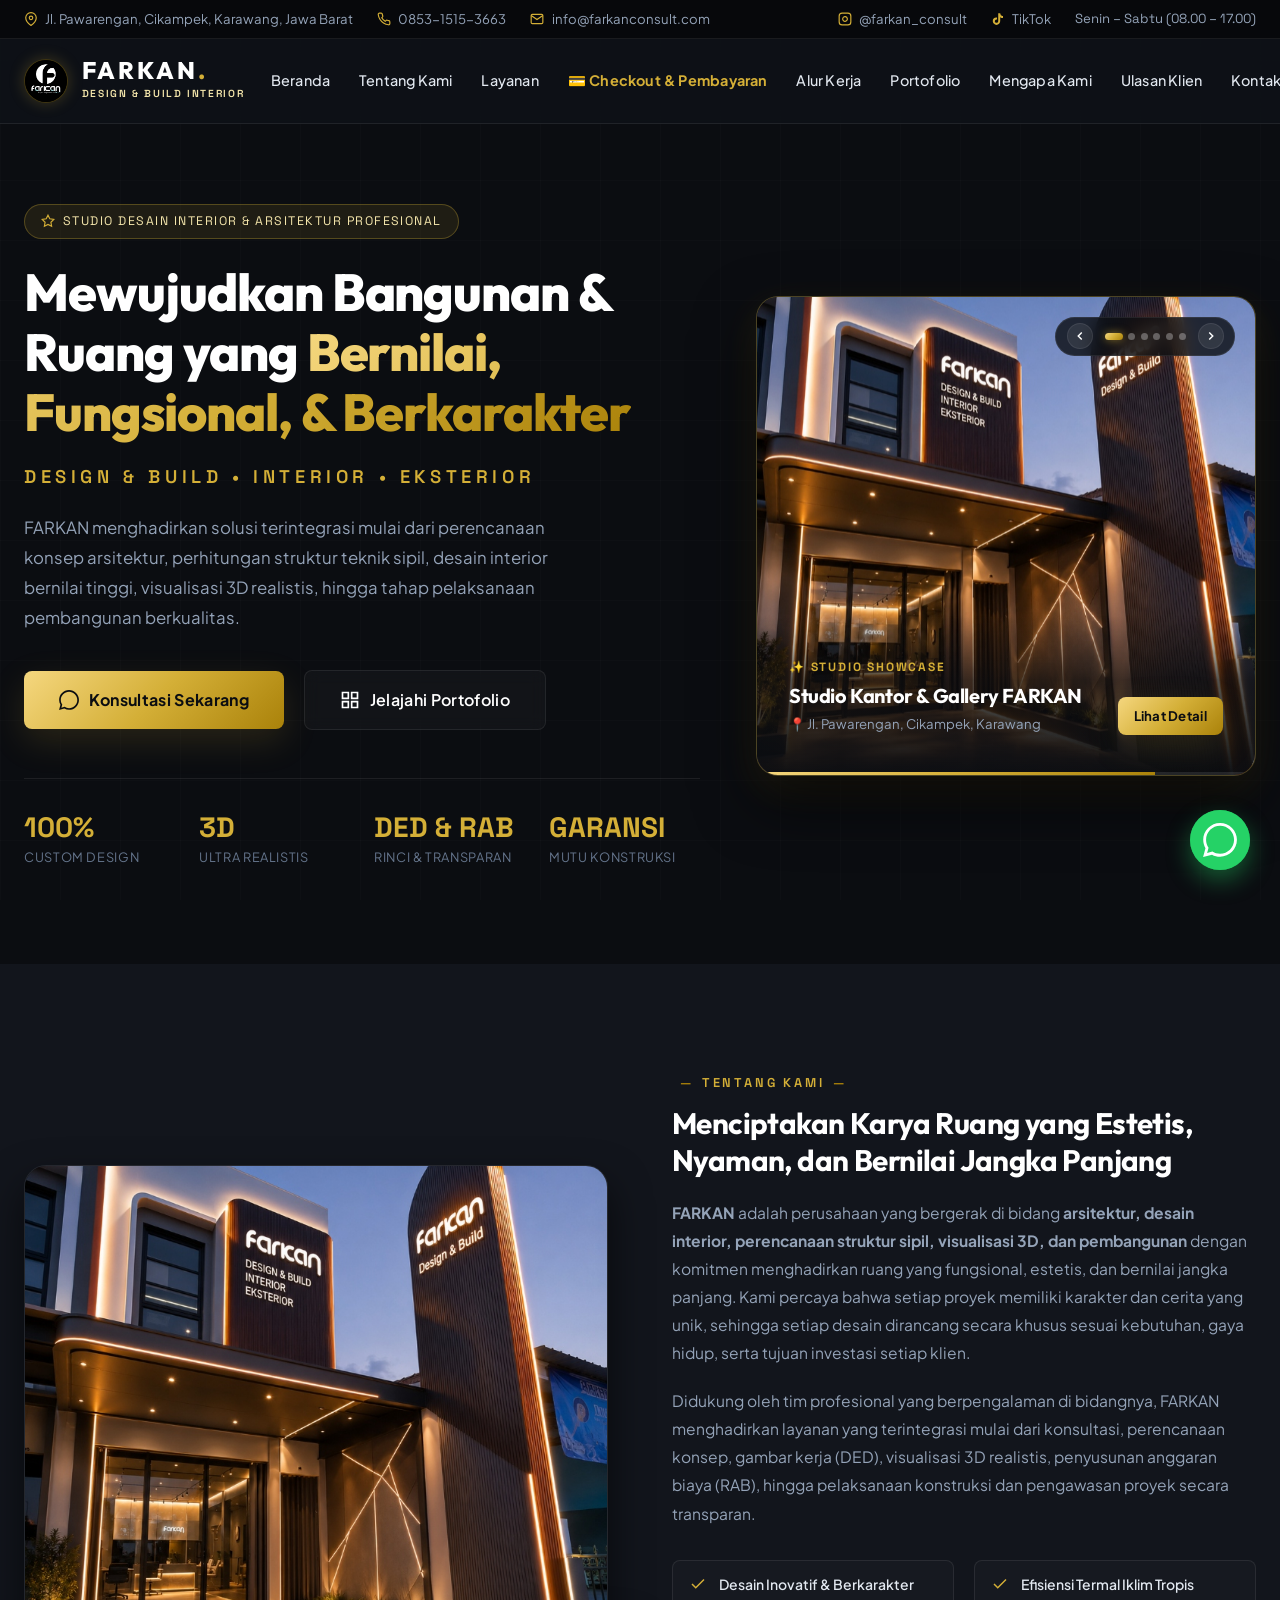
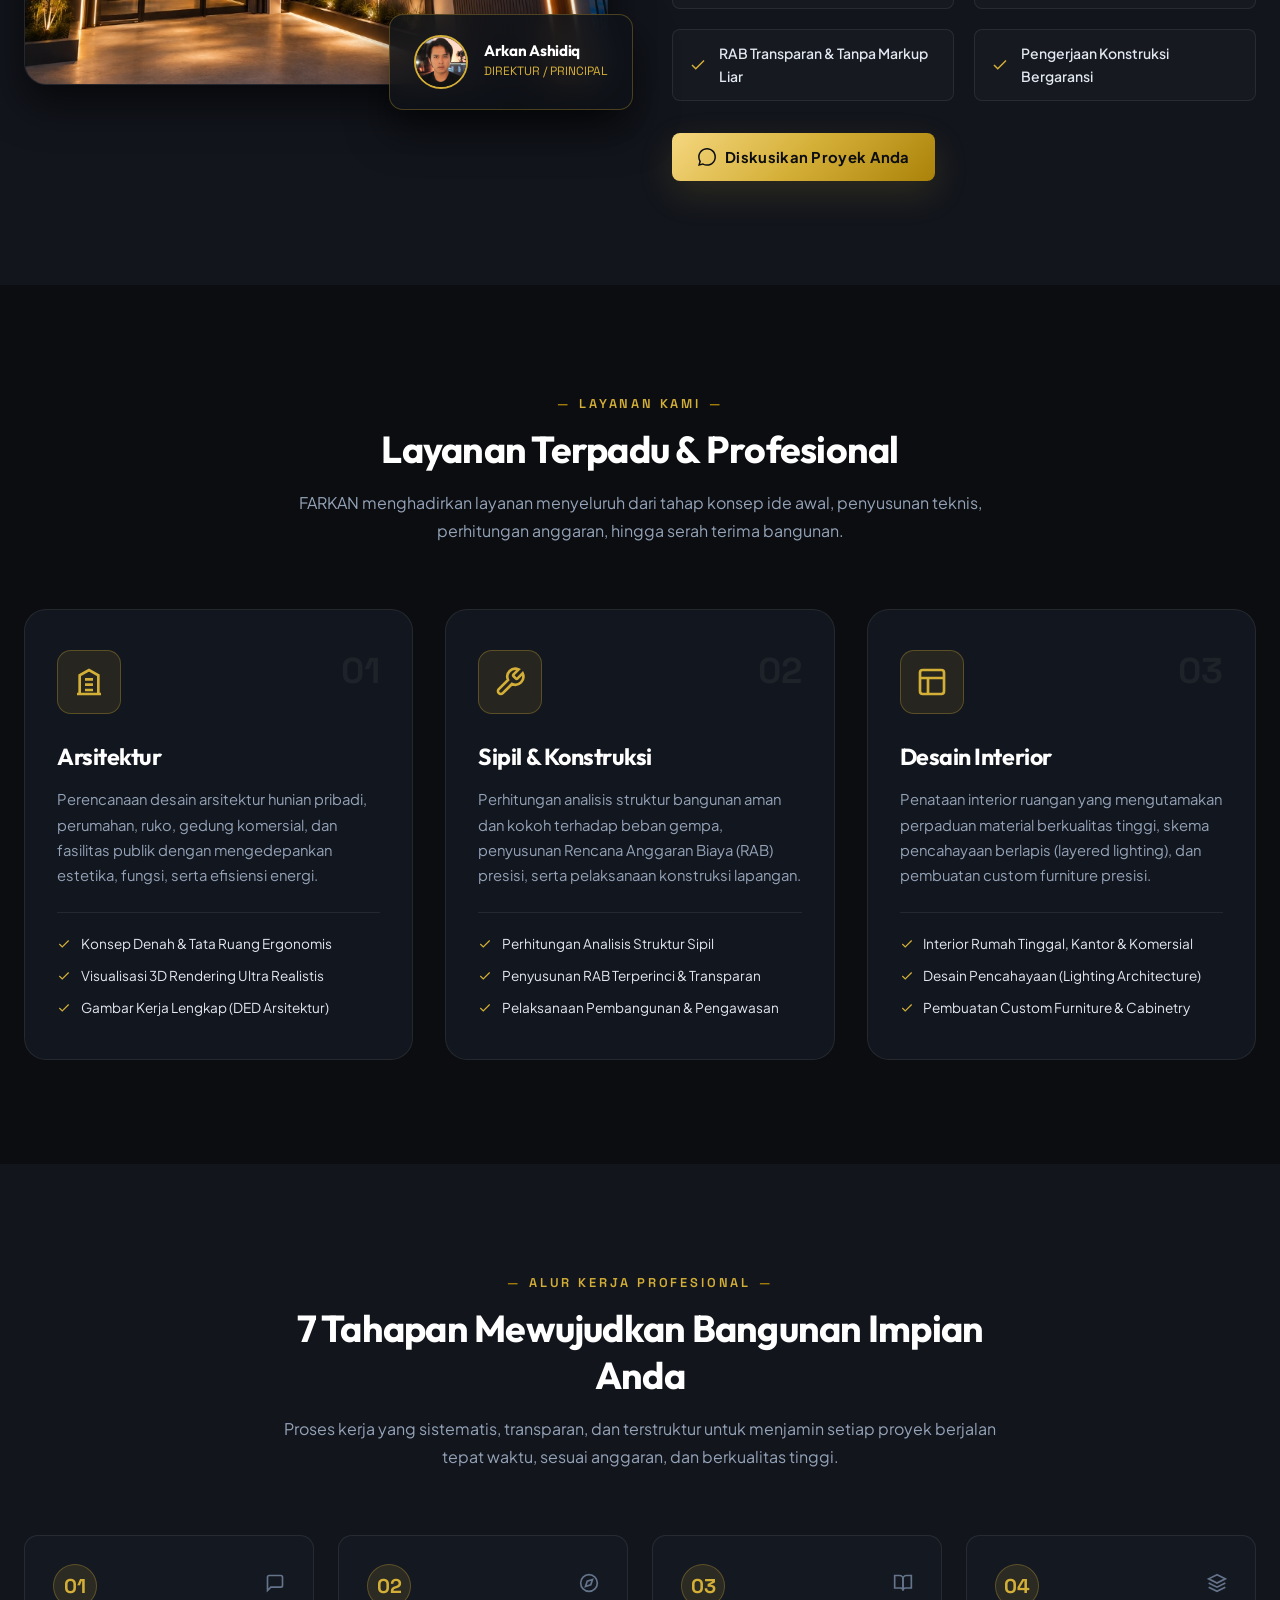
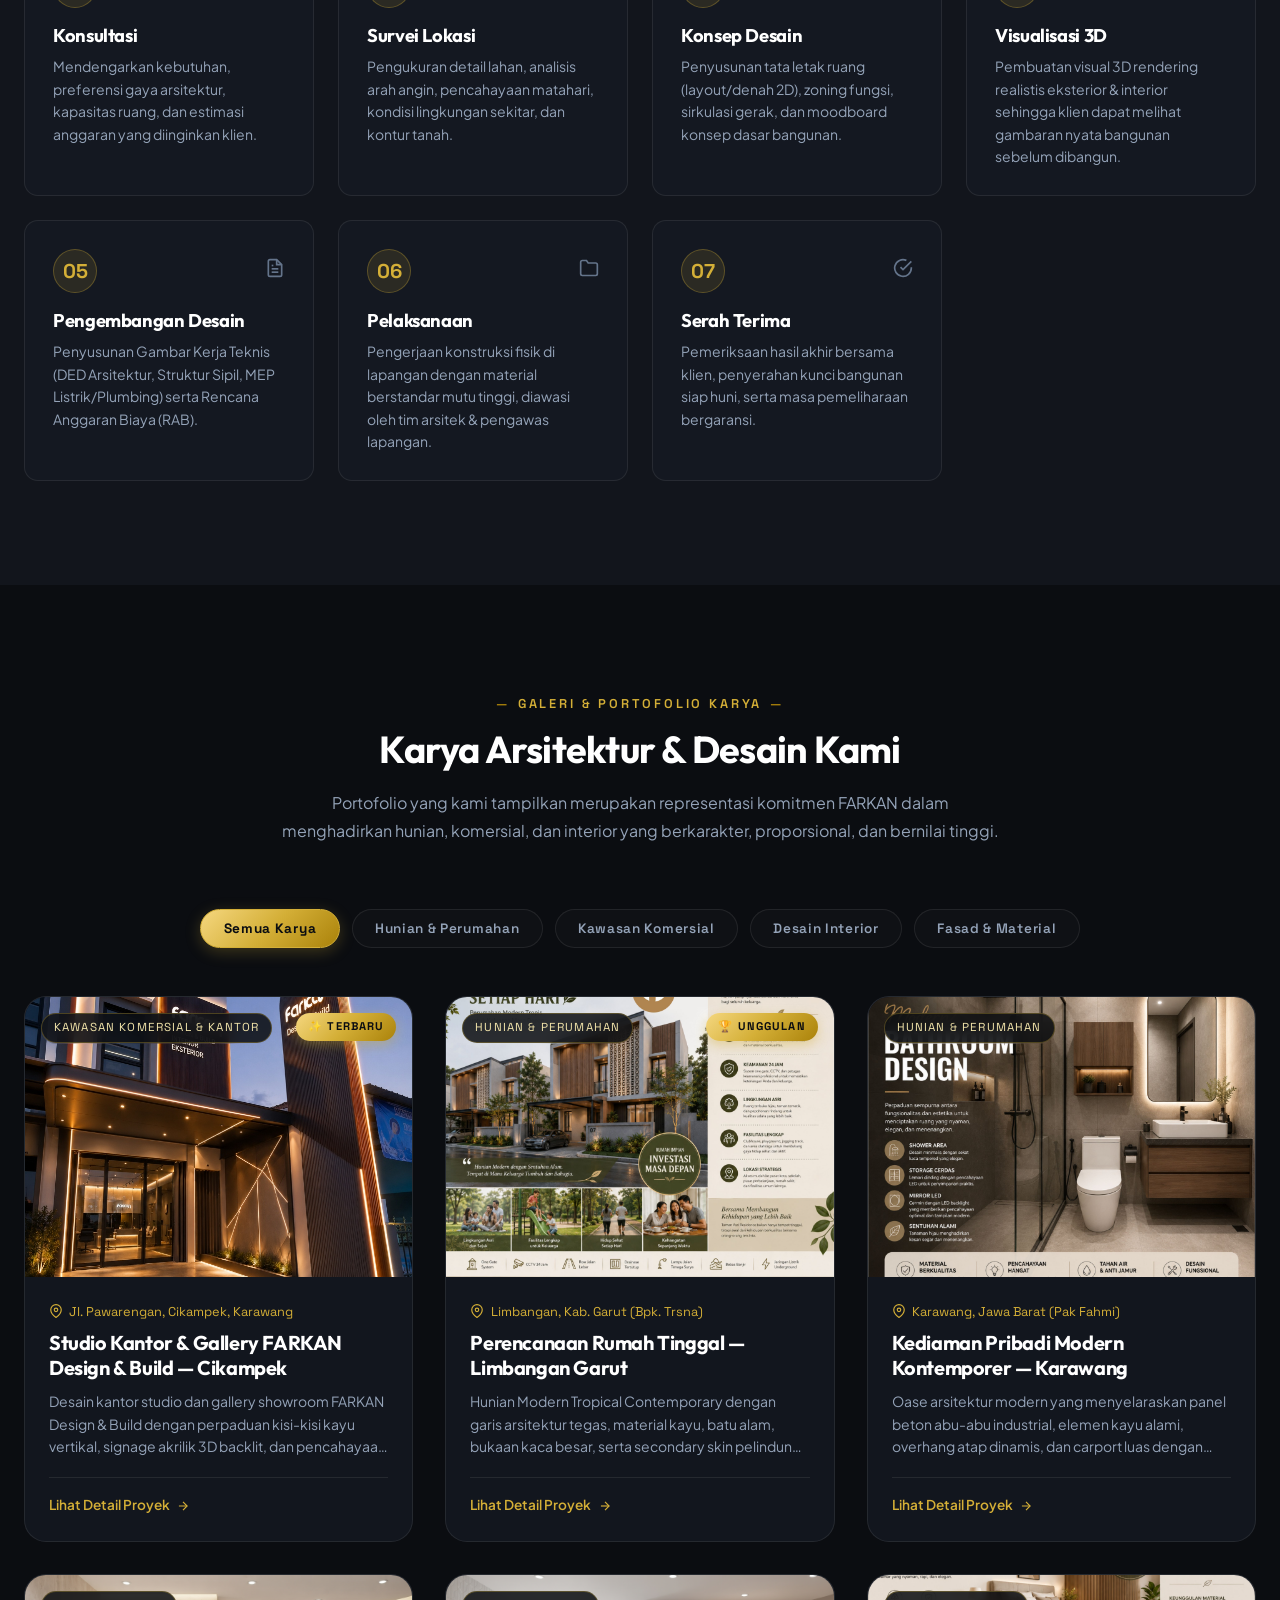
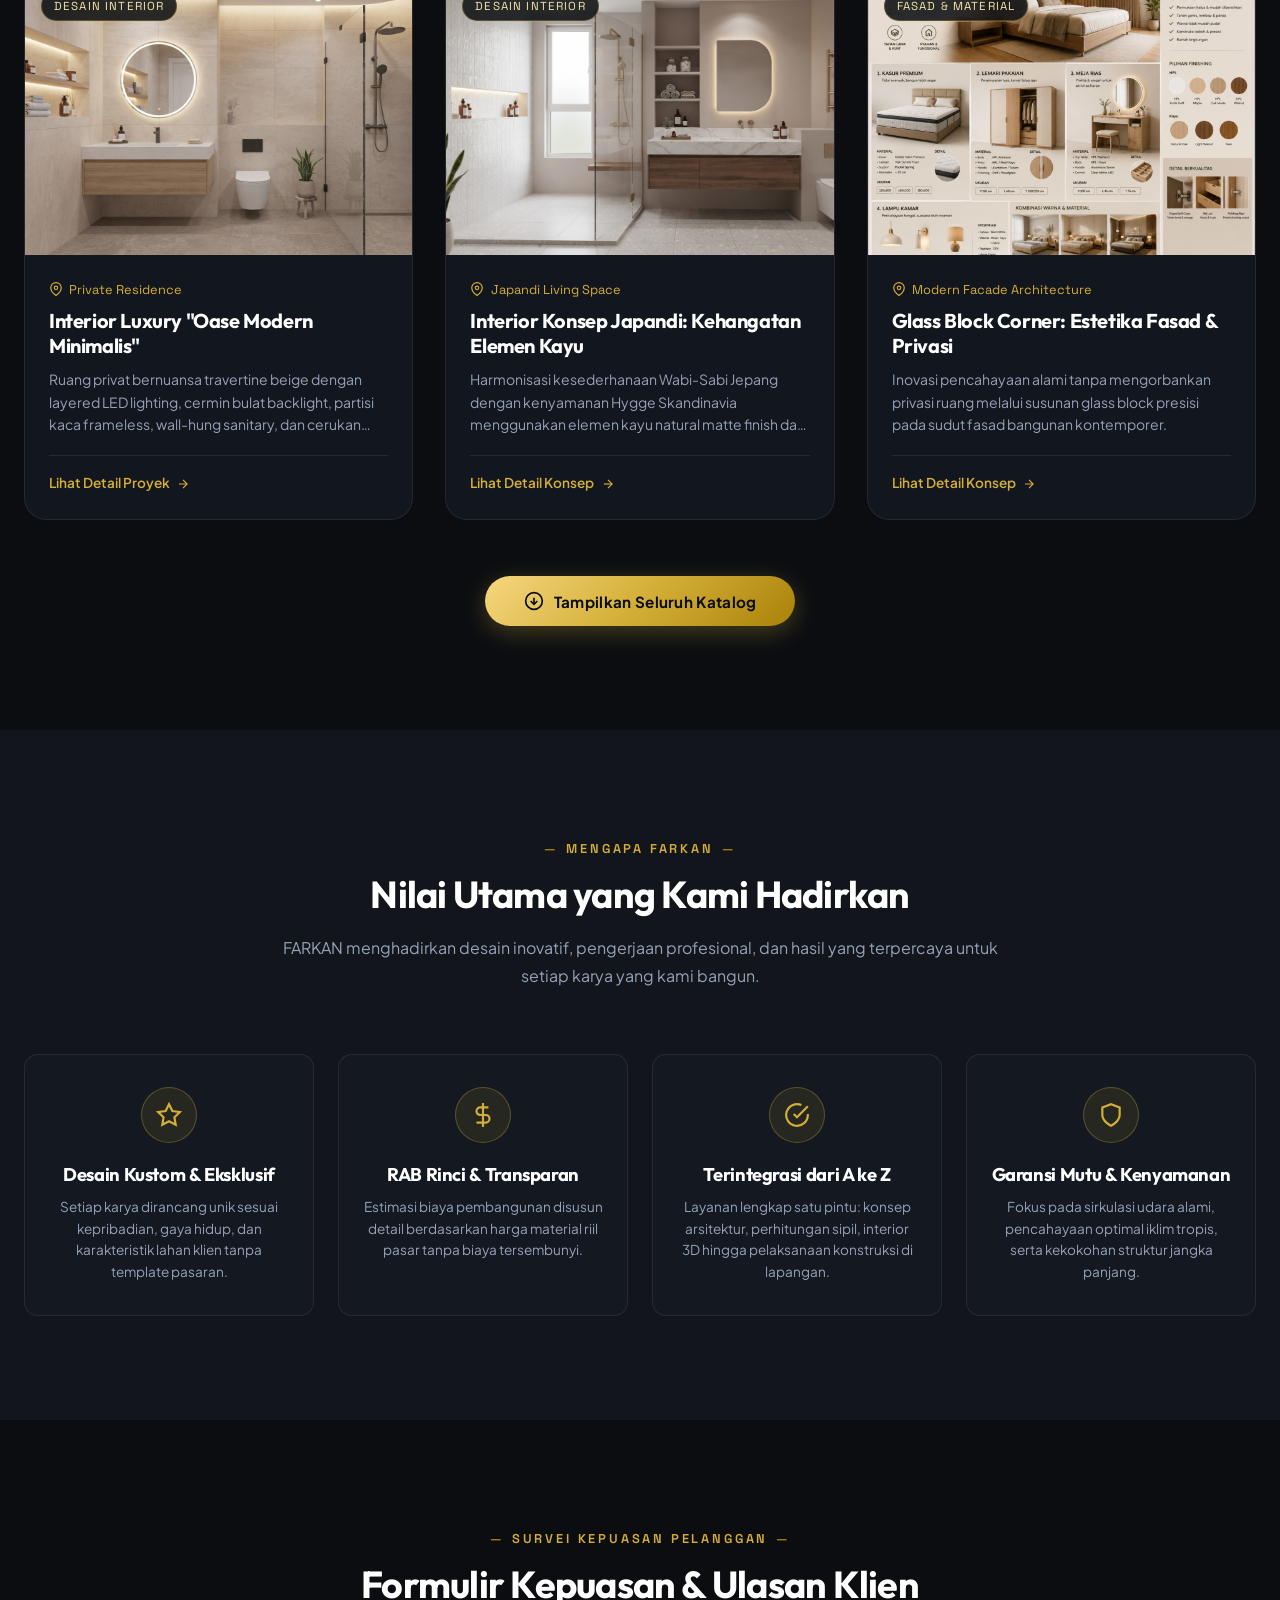
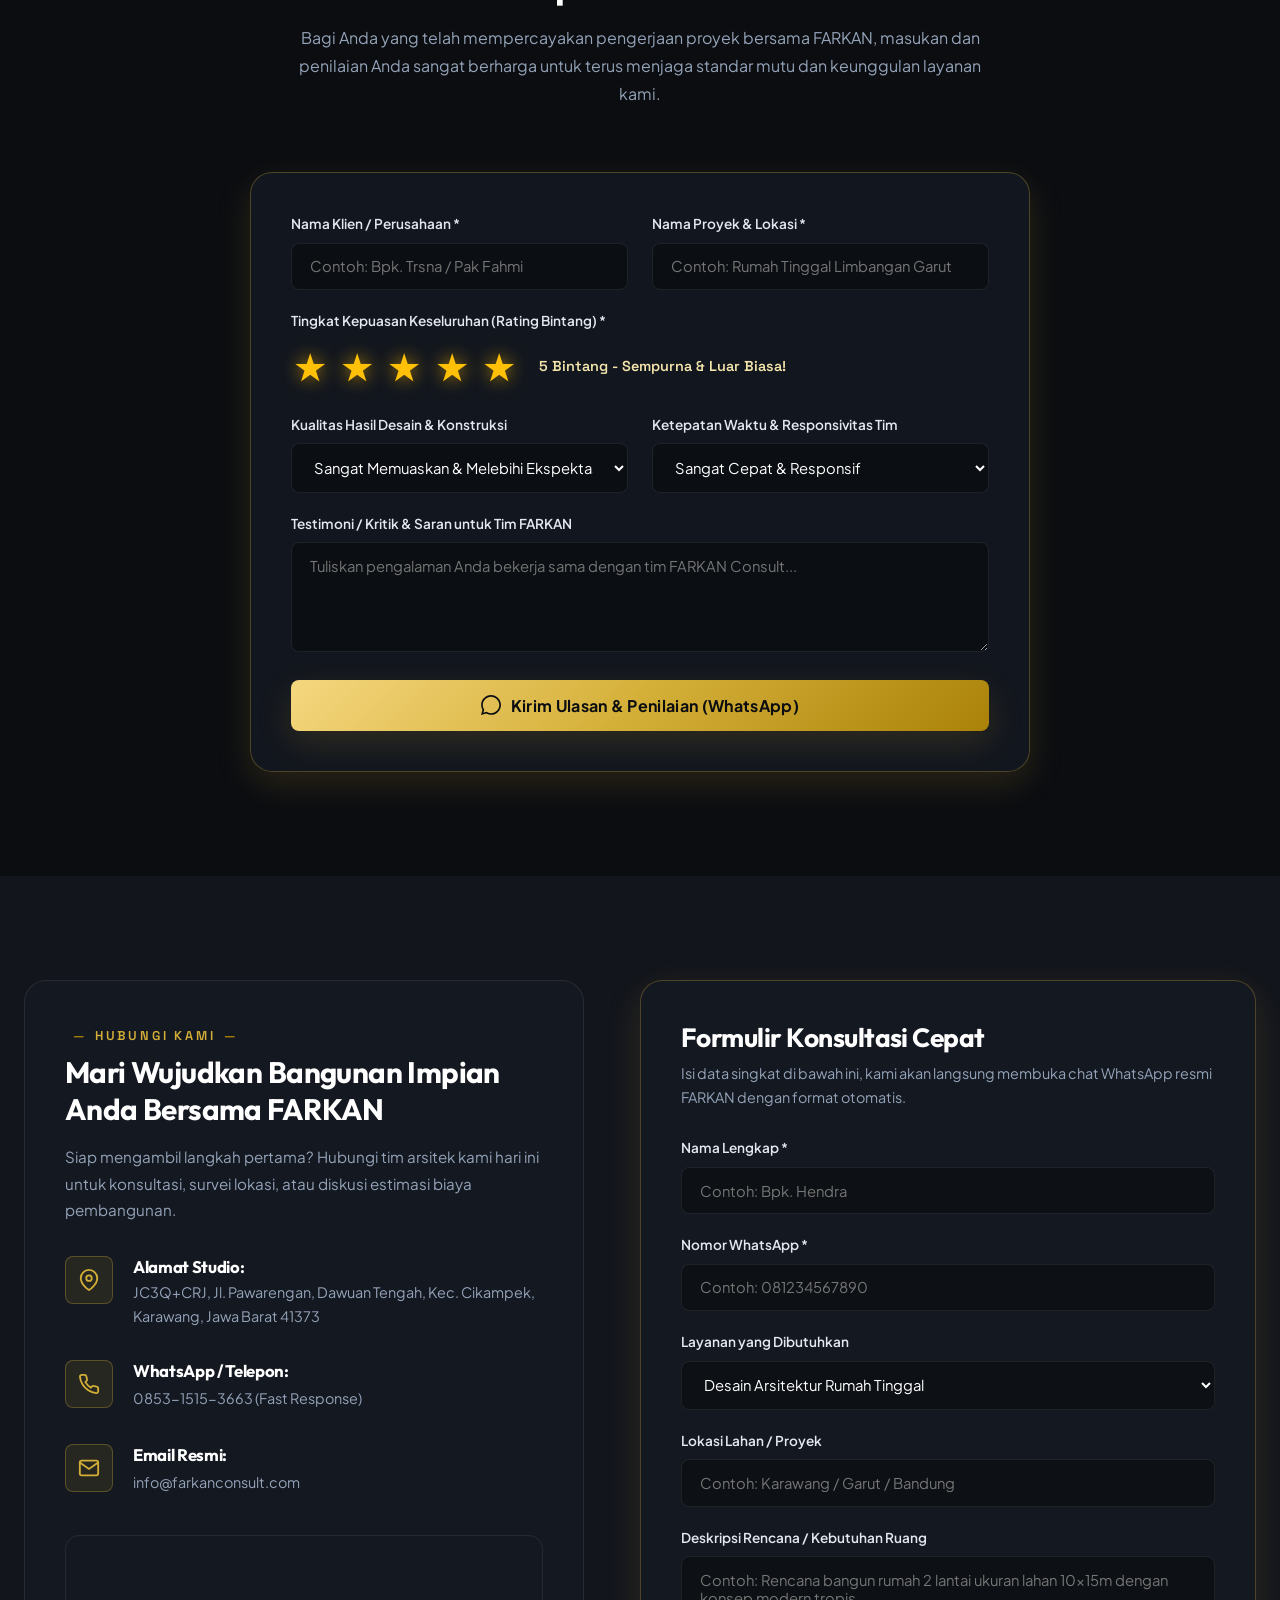
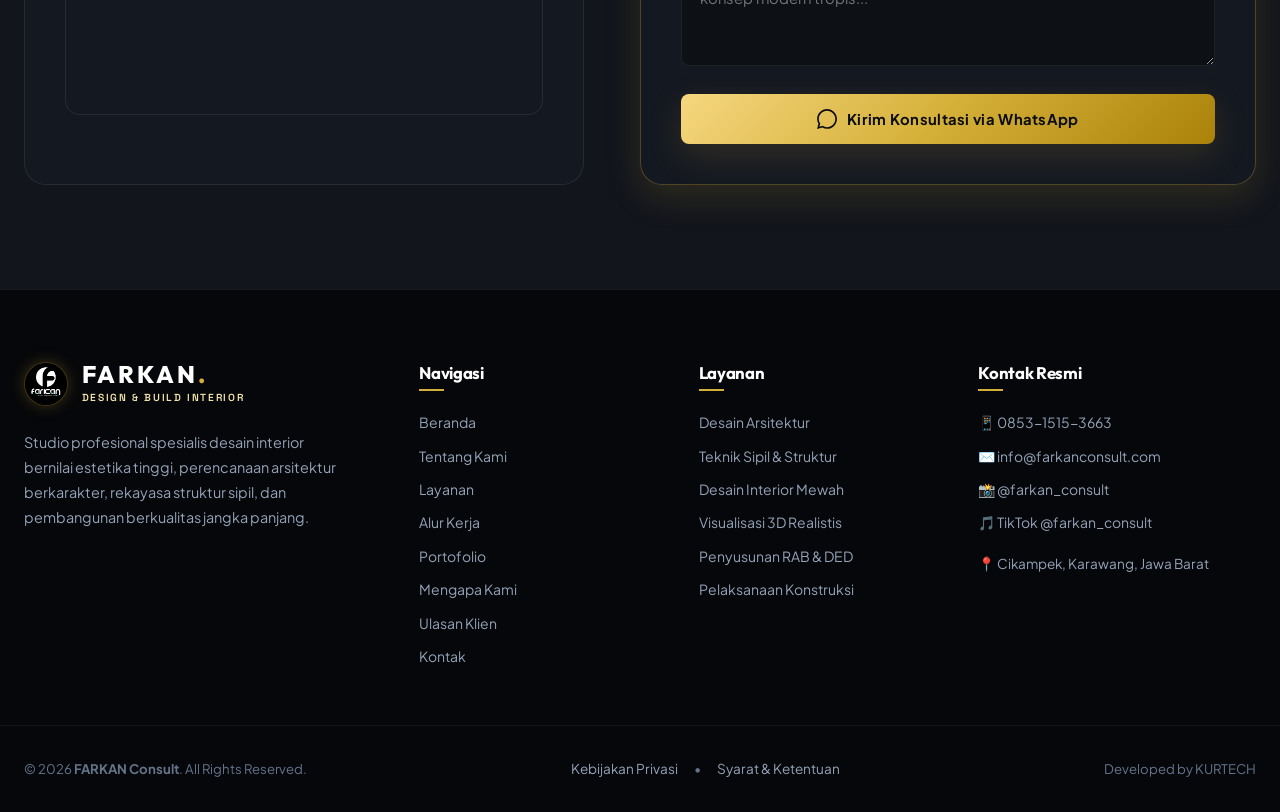
<file: index.html>
﻿<!DOCTYPE html>
<html lang="id">
<head>
  <meta charset="UTF-8">
  <meta name="viewport" content="width=device-width, initial-scale=1.0, viewport-fit=cover">
  <title>FARKAN — Design & Build Interior</title>
  <meta name="description" content="FARKAN adalah studio profesional spesialis desain interior, arsitektur, perencanaan teknik sipil, dan pembangunan berkualitas di Karawang, Garut & Jawa Barat.">
  <meta name="keywords" content="farkan design build, farkan design interior, jasa desain interior karawang, arsitek karawang, arsitek garut, kontraktor sipil, custom furniture, DED RAB, arkan ashidiq">
  <meta name="author" content="FARKAN Design & Build Interior">

  <!-- Open Graph Meta -->
  <meta property="og:title" content="FARKAN — Design & Build Interior">
  <meta property="og:description" content="Mewujudkan Desain Interior, Bangunan & Ruang yang Bernilai, Fungsional, dan Berkarakter.">
  <meta property="og:image" content="assets/images/office_ruko_render.jpg">
  <meta property="og:url" content="https://farkanconsult.com/">
  <meta property="og:type" content="website">

  <!-- Favicon -->
  <link rel="icon" type="image/png" href="assets/images/farkan_logo.png">

  <!-- Fonts -->
  <link rel="preconnect" href="https://fonts.googleapis.com">
  <link rel="preconnect" href="https://fonts.gstatic.com" crossorigin>
  <link href="https://fonts.googleapis.com/css2?family=Outfit:wght@300;400;500;600;700;800&family=Plus+Jakarta+Sans:wght@300;400;500;600;700&family=Space+Grotesk:wght@400;500;600;700&display=swap" rel="stylesheet">
  
  <!-- Main Stylesheet -->
  <link rel="stylesheet" href="assets/css/style.css?v=8.0">
<style id="farkan-core-css">
/* === Inlined Core CSS for 100% Instant Load Resilience === */
/* ==========================================================================
   FARKAN CONSULTANT - ARCHITECTURE | SIPIL | INTERIOR
   Luxury Minimalist Architectural Design System
   Developed for Farkan Consult (https://farkanconsult.com)
   ========================================================================== */

@import url('https://fonts.googleapis.com/css2?family=Outfit:wght@300;400;500;600;700;800&family=Plus+Jakarta+Sans:wght@300;400;500;600;700&family=Space+Grotesk:wght@400;500;600;700&display=swap');

:root {
  /* Color Palette - Luxury Dark Architectural */
  --bg-primary: #0b0d11;
  --bg-secondary: #12151c;
  --bg-tertiary: #191d26;
  --bg-card: rgba(22, 26, 35, 0.75);
  --bg-card-hover: rgba(30, 36, 48, 0.9);
  
  /* Gold & Bronze Accent */
  --gold-primary: #d4af37;
  --gold-light: #f3e5ab;
  --gold-dark: #aa820a;
  --gold-gradient: linear-gradient(135deg, #f5d77f 0%, #d4af37 50%, #aa820a 100%);
  --gold-glow: rgba(212, 175, 55, 0.25);
  
  /* Text Colors */
  --text-pure: #ffffff;
  --text-main: #e2e8f0;
  --text-muted: #94a3b8;
  --text-dim: #64748b;
  
  /* Borders & Glass */
  --border-light: rgba(255, 255, 255, 0.08);
  --border-gold: rgba(212, 175, 55, 0.3);
  --border-gold-hover: rgba(212, 175, 55, 0.7);
  --glass-bg: rgba(15, 18, 24, 0.85);
  --glass-blur: blur(16px);
  
  /* Fonts */
  --font-heading: 'Outfit', sans-serif;
  --font-body: 'Plus Jakarta Sans', sans-serif;
  --font-tech: 'Space Grotesk', sans-serif;
  
  /* Transitions & Shadows */
  --transition-fast: 0.2s cubic-bezier(0.4, 0, 0.2, 1);
  --transition-normal: 0.35s cubic-bezier(0.4, 0, 0.2, 1);
  --transition-smooth: 0.5s cubic-bezier(0.16, 1, 0.3, 1);
  --shadow-subtle: 0 10px 30px rgba(0, 0, 0, 0.4);
  --shadow-gold: 0 12px 35px rgba(212, 175, 55, 0.15);
  --shadow-card: 0 20px 40px rgba(0, 0, 0, 0.6);
  
  --radius-sm: 8px;
  --radius-md: 14px;
  --radius-lg: 22px;
  --radius-full: 9999px;
}

/* Reset & Base Setup */
*, *::before, *::after {
  margin: 0;
  padding: 0;
  box-sizing: border-box;
}

html {
  scroll-behavior: smooth;
  font-size: 16px;
  background-color: var(--bg-primary);
  color: var(--text-main);
  font-family: var(--font-body);
}

body {
  overflow-x: hidden;
  line-height: 1.65;
  -webkit-font-smoothing: antialiased;
  -moz-osx-font-smoothing: grayscale;
  background-color: var(--bg-primary);
  position: relative;
}

/* Background Blueprint Architectural Grid Texture */
body::before {
  content: '';
  position: fixed;
  top: 0;
  left: 0;
  width: 100vw;
  height: 100vh;
  background-image: 
    linear-gradient(rgba(255, 255, 255, 0.015) 1px, transparent 1px),
    linear-gradient(90deg, rgba(255, 255, 255, 0.015) 1px, transparent 1px);
  background-size: 60px 60px;
  pointer-events: none;
  z-index: 0;
}

img {
  max-width: 100%;
  height: auto;
  display: block;
}

a {
  text-decoration: none;
  color: inherit;
  transition: var(--transition-fast);
}

ul {
  list-style: none;
}

button {
  font-family: inherit;
  cursor: pointer;
  border: none;
  outline: none;
  background: none;
}

/* Typography Utilities */
h1, h2, h3, h4, h5, h6 {
  font-family: var(--font-heading);
  color: var(--text-pure);
  font-weight: 700;
  line-height: 1.25;
  letter-spacing: -0.02em;
}

.text-gold {
  color: var(--gold-primary);
}

.text-gold-gradient {
  background: var(--gold-gradient);
  -webkit-background-clip: text;
  -webkit-text-fill-color: transparent;
}

.font-tech {
  font-family: var(--font-tech);
}

.container {
  width: 100%;
  max-width: 1280px;
  margin: 0 auto;
  padding: 0 1.5rem;
  position: relative;
  z-index: 1;
}

/* Top Notification / Contact Strip */
.topbar {
  background-color: #07080b;
  border-bottom: 1px solid var(--border-light);
  font-size: 0.825rem;
  color: var(--text-muted);
  padding: 0.5rem 0;
  position: relative;
  z-index: 100;
}

.topbar-content {
  display: flex;
  justify-content: space-between;
  align-items: center;
  flex-wrap: wrap;
  gap: 1rem;
}

.topbar-items {
  display: flex;
  align-items: center;
  gap: 1.5rem;
  flex-wrap: wrap;
}

.topbar-item {
  display: inline-flex;
  align-items: center;
  gap: 0.45rem;
  color: var(--text-muted);
  transition: var(--transition-fast);
}

.topbar-item:hover {
  color: var(--gold-primary);
}

.topbar-item svg {
  width: 14px;
  height: 14px;
  color: var(--gold-primary);
}

/* Main Navigation Header */
.header {
  position: sticky;
  top: 0;
  width: 100%;
  background: var(--glass-bg);
  backdrop-filter: var(--glass-blur);
  -webkit-backdrop-filter: var(--glass-blur);
  border-bottom: 1px solid var(--border-light);
  z-index: 99;
  transition: var(--transition-normal);
}

.header.scrolled {
  background: rgba(11, 13, 17, 0.96);
  box-shadow: 0 10px 30px rgba(0, 0, 0, 0.8);
  border-bottom-color: rgba(212, 175, 55, 0.15);
}

.navbar,
.header-container {
  display: flex;
  justify-content: space-between;
  align-items: center;
  height: 84px;
  gap: 1.5rem;
  transition: height var(--transition-fast);
}

.header.scrolled .navbar,
.header.scrolled .header-container {
  height: 72px;
}

/* Logo */
.logo {
  display: inline-flex;
  align-items: center;
  gap: 0.85rem;
  text-decoration: none;
  flex-shrink: 0;
  cursor: pointer;
}

.logo-img {
  width: 46px;
  height: 46px;
  border-radius: 50%;
  object-fit: cover;
  border: 1.5px solid var(--border-gold);
  box-shadow: 0 0 15px rgba(212, 175, 55, 0.25);
  transition: transform var(--transition-fast), box-shadow var(--transition-fast);
  background: #000;
  flex-shrink: 0;
}

.logo:hover .logo-img {
  transform: scale(1.06);
  box-shadow: 0 0 22px rgba(212, 175, 55, 0.45);
}

.logo-text {
  display: flex;
  flex-direction: column;
}

.logo-main {
  font-family: var(--font-heading);
  font-size: 1.5rem;
  font-weight: 800;
  letter-spacing: 0.12em;
  color: var(--text-pure);
  line-height: 1;
}

.logo-main span {
  color: var(--gold-primary);
}

.logo-sub {
  font-family: var(--font-tech);
  font-size: 0.64rem;
  letter-spacing: 0.16em;
  text-transform: uppercase;
  color: var(--gold-light);
  margin-top: 4px;
  font-weight: 600;
}

/* Nav Links */
.nav-menu {
  display: flex;
  align-items: center;
  gap: 1.5rem;
  margin-left: auto;
  margin-right: 1.25rem;
}

.nav-link {
  font-size: 0.9rem;
  font-weight: 500;
  color: var(--text-main);
  position: relative;
  padding: 0.45rem 0.15rem;
  letter-spacing: 0.015em;
  white-space: nowrap;
  transition: color var(--transition-fast);
}

.nav-link::after {
  content: '';
  position: absolute;
  bottom: 0;
  left: 0;
  width: 0;
  height: 2px;
  background: var(--gold-gradient);
  transition: width var(--transition-normal);
  border-radius: 2px;
}

.nav-link:hover, .nav-link.active {
  color: var(--gold-primary);
}

.nav-link:hover::after, .nav-link.active::after {
  width: 100%;
}

.nav-mobile-cta {
  display: none;
}

.nav-cta {
  display: flex;
  align-items: center;
  flex-shrink: 0;
}

/* Luxury WhatsApp Nav Button */
.btn-wa-nav {
  display: inline-flex;
  align-items: center;
  justify-content: center;
  gap: 0.55rem;
  background: var(--gold-gradient);
  color: #0b0d11;
  font-family: var(--font-heading);
  font-size: 0.85rem;
  font-weight: 700;
  padding: 0.58rem 1.2rem;
  border-radius: var(--radius-sm);
  box-shadow: 0 4px 18px rgba(212, 175, 55, 0.25);
  letter-spacing: 0.02em;
  white-space: nowrap;
  transition: all var(--transition-normal);
}

.btn-wa-nav svg {
  flex-shrink: 0;
  width: 17px;
  height: 17px;
  fill: currentColor;
  transition: transform var(--transition-fast);
}

.btn-wa-nav:hover {
  transform: translateY(-2px);
  box-shadow: 0 8px 24px rgba(212, 175, 55, 0.45);
  filter: brightness(1.08);
}

.btn-wa-nav:hover svg {
  transform: scale(1.15);
}

/* Button Styles */
.btn {
  display: inline-flex;
  align-items: center;
  justify-content: center;
  gap: 0.6rem;
  font-weight: 600;
  font-size: 0.925rem;
  padding: 0.75rem 1.6rem;
  border-radius: var(--radius-sm);
  transition: var(--transition-normal);
  letter-spacing: 0.02em;
}

.btn-gold {
  background: var(--gold-gradient);
  color: #0b0d11;
  box-shadow: var(--shadow-gold);
  font-weight: 700;
}

.btn-gold:hover {
  transform: translateY(-2px);
  box-shadow: 0 14px 28px rgba(212, 175, 55, 0.35);
  filter: brightness(1.08);
}

.btn-outline {
  background: rgba(255, 255, 255, 0.03);
  border: 1px solid var(--border-light);
  color: var(--text-pure);
  backdrop-filter: blur(8px);
}

.btn-outline:hover {
  border-color: var(--gold-primary);
  color: var(--gold-primary);
  background: rgba(212, 175, 55, 0.08);
  transform: translateY(-2px);
}

.btn-sm {
  padding: 0.5rem 1rem;
  font-size: 0.825rem;
}

.btn-lg {
  padding: 1rem 2.2rem;
  font-size: 1rem;
}

/* Mobile Toggle */
.menu-toggle {
  display: none;
  flex-direction: column;
  justify-content: space-between;
  width: 30px;
  height: 20px;
  cursor: pointer;
  z-index: 101;
}

.menu-toggle span {
  display: block;
  height: 2px;
  width: 100%;
  background-color: var(--text-pure);
  border-radius: 2px;
  transition: var(--transition-fast);
}

.menu-toggle.open span:nth-child(1) {
  transform: translateY(9px) rotate(45deg);
  background-color: var(--gold-primary);
}

.menu-toggle.open span:nth-child(2) {
  opacity: 0;
}

.menu-toggle.open span:nth-child(3) {
  transform: translateY(-9px) rotate(-45deg);
  background-color: var(--gold-primary);
}

/* Hero Section */
.hero {
  position: relative;
  min-height: 90vh;
  display: flex;
  align-items: center;
  padding: 5rem 0 6rem;
  overflow: hidden;
}

.hero-bg {
  position: absolute;
  top: 0;
  left: 0;
  width: 100%;
  height: 100%;
  background: url('assets/images/hero_bg.png') center/cover no-repeat;
  filter: brightness(0.32) contrast(1.15);
  z-index: -2;
  transform: scale(1.03);
  animation: heroZoom 24s infinite alternate ease-in-out;
}

@keyframes heroZoom {
  0% { transform: scale(1.0); }
  100% { transform: scale(1.08); }
}

.hero-overlay {
  position: absolute;
  top: 0;
  left: 0;
  width: 100%;
  height: 100%;
  background: radial-gradient(circle at center, rgba(11, 13, 17, 0.4) 0%, rgba(11, 13, 17, 0.95) 100%),
              linear-gradient(180deg, rgba(11, 13, 17, 0.6) 0%, #0b0d11 100%);
  z-index: -1;
}

.hero-grid {
  display: grid;
  grid-template-columns: 1.15fr 0.85fr;
  gap: 3.5rem;
  align-items: center;
}

.hero-badge {
  display: inline-flex;
  align-items: center;
  gap: 0.5rem;
  background: rgba(212, 175, 55, 0.1);
  border: 1px solid var(--border-gold);
  padding: 0.4rem 1rem;
  border-radius: var(--radius-full);
  font-family: var(--font-tech);
  font-size: 0.775rem;
  color: var(--gold-light);
  letter-spacing: 0.12em;
  text-transform: uppercase;
  margin-bottom: 1.5rem;
}

.hero-badge svg {
  width: 14px;
  height: 14px;
  color: var(--gold-primary);
}

.hero-title {
  font-size: 3.25rem;
  font-weight: 800;
  line-height: 1.15;
  margin-bottom: 1.25rem;
  color: var(--text-pure);
}

.hero-subtitle-tag {
  display: block;
  font-family: var(--font-tech);
  font-size: 1.15rem;
  letter-spacing: 0.25em;
  color: var(--gold-primary);
  font-weight: 600;
  text-transform: uppercase;
  margin-bottom: 1.25rem;
}

.hero-desc {
  font-size: 1.05rem;
  color: var(--text-muted);
  line-height: 1.8;
  margin-bottom: 2.25rem;
  max-width: 580px;
}

.hero-actions {
  display: flex;
  align-items: center;
  gap: 1.25rem;
  flex-wrap: wrap;
  margin-bottom: 3rem;
}

.hero-stats-strip {
  display: grid;
  grid-template-columns: repeat(4, 1fr);
  gap: 1.5rem;
  padding-top: 2rem;
  border-top: 1px solid var(--border-light);
}

.stat-item {
  display: flex;
  flex-direction: column;
}

.stat-number {
  font-family: var(--font-tech);
  font-size: 1.75rem;
  font-weight: 700;
  color: var(--gold-primary);
  line-height: 1.2;
}

.stat-label {
  font-size: 0.8rem;
  color: var(--text-dim);
  text-transform: uppercase;
  letter-spacing: 0.05em;
  margin-top: 2px;
}

/* Hero Showcase Carousel Slider - Silky Smooth Horizontal Track */
.hero-carousel-wrap {
  position: relative;
  border-radius: var(--radius-lg);
  overflow: hidden;
  border: 1px solid var(--border-gold);
  background: var(--bg-card);
  box-shadow: 0 25px 60px rgba(0, 0, 0, 0.7), var(--shadow-gold);
  backdrop-filter: var(--glass-blur);
  height: 480px;
  user-select: none;
}

.hero-slides-track {
  display: flex;
  width: 100%;
  height: 100%;
  transition: transform 0.85s cubic-bezier(0.25, 1, 0.5, 1);
  will-change: transform;
}

.hero-slide {
  flex: 0 0 100%;
  width: 100%;
  height: 100%;
  position: relative;
  overflow: hidden;
  cursor: pointer;
}

.hero-card-img {
  width: 100%;
  height: 100%;
  object-fit: cover;
  transform: scale(1);
  transition: transform 7s cubic-bezier(0.25, 1, 0.5, 1);
  will-change: transform;
}

.hero-slide.active .hero-card-img {
  transform: scale(1.08);
}

.hero-slide:hover .hero-card-img {
  transform: scale(1.12);
}

.hero-card-overlay {
  position: absolute;
  bottom: 0;
  left: 0;
  right: 0;
  padding: 2.25rem 2rem 2.5rem;
  background: linear-gradient(0deg, rgba(11, 13, 17, 0.98) 0%, rgba(11, 13, 17, 0.7) 60%, transparent 100%);
  display: flex;
  justify-content: space-between;
  align-items: flex-end;
  gap: 1rem;
  z-index: 3;
}

.hero-card-info {
  flex-grow: 1;
}

.hero-card-tag,
.hero-card-title,
.hero-card-loc,
.hero-card-btn {
  opacity: 0.85;
  transform: translateY(8px);
  transition: opacity 0.55s ease, transform 0.55s cubic-bezier(0.16, 1, 0.3, 1);
}

.hero-slide.active .hero-card-tag {
  opacity: 1;
  transform: translateY(0);
  transition-delay: 0.1s;
}

.hero-slide.active .hero-card-title {
  opacity: 1;
  transform: translateY(0);
  transition-delay: 0.18s;
}

.hero-slide.active .hero-card-loc {
  opacity: 1;
  transform: translateY(0);
  transition-delay: 0.26s;
}

.hero-slide.active .hero-card-btn {
  opacity: 1;
  transform: translateY(0);
  transition-delay: 0.3s;
}

.hero-card-tag {
  font-family: var(--font-tech);
  font-size: 0.75rem;
  color: var(--gold-primary);
  font-weight: 700;
  letter-spacing: 0.15em;
  text-transform: uppercase;
  margin-bottom: 0.35rem;
  display: inline-block;
}

.hero-card-title {
  font-size: 1.25rem;
  font-weight: 700;
  color: var(--text-pure);
  line-height: 1.3;
  margin-bottom: 0.25rem;
}

.hero-card-loc {
  font-size: 0.825rem;
  color: var(--text-muted);
}

.hero-card-btn {
  flex-shrink: 0;
  transition: all var(--transition-fast);
}

.hero-slide:hover .hero-card-btn {
  transform: translateY(-2px);
  box-shadow: 0 4px 15px rgba(212, 175, 55, 0.4);
}

/* Carousel Navigation & Dots */
.hero-carousel-nav {
  position: absolute;
  top: 1.25rem;
  right: 1.25rem;
  display: flex;
  align-items: center;
  gap: 0.5rem;
  background: rgba(11, 13, 17, 0.8);
  border: 1px solid var(--border-light);
  border-radius: var(--radius-full);
  padding: 0.35rem 0.65rem;
  backdrop-filter: blur(8px);
  z-index: 5;
}

.hero-nav-btn {
  width: 26px;
  height: 26px;
  border-radius: 50%;
  background: rgba(255, 255, 255, 0.08);
  border: 1px solid var(--border-light);
  color: var(--text-pure);
  display: flex;
  align-items: center;
  justify-content: center;
  cursor: pointer;
  transition: all var(--transition-fast);
}

.hero-nav-btn:hover {
  background: var(--gold-primary);
  color: #0b0d11;
  border-color: var(--gold-primary);
}

.hero-nav-btn svg {
  width: 14px;
  height: 14px;
}

.hero-dots-wrap {
  display: flex;
  align-items: center;
  gap: 0.35rem;
  padding: 0 0.25rem;
}

.hero-dot {
  width: 7px;
  height: 7px;
  border-radius: 50%;
  background: rgba(255, 255, 255, 0.3);
  cursor: pointer;
  transition: all 0.3s ease;
}

.hero-dot.active {
  width: 18px;
  border-radius: var(--radius-full);
  background: var(--gold-gradient);
  box-shadow: 0 0 8px rgba(212, 175, 55, 0.6);
}

/* Progress bar at bottom of card */
.hero-progress-bar-wrap {
  position: absolute;
  bottom: 0;
  left: 0;
  width: 100%;
  height: 3px;
  background: rgba(255, 255, 255, 0.1);
  z-index: 6;
}

.hero-progress-bar {
  width: 0%;
  height: 100%;
  background: var(--gold-gradient);
  transition: width 0.05s linear;
}

/* Section Header Shared */
.section {
  padding: 6.5rem 0;
  position: relative;
}

.section-dark {
  background-color: var(--bg-secondary);
}

.section-header {
  text-align: center;
  max-width: 720px;
  margin: 0 auto 4rem;
}

.section-tag {
  display: inline-block;
  font-family: var(--font-tech);
  font-size: 0.8rem;
  font-weight: 600;
  letter-spacing: 0.22em;
  color: var(--gold-primary);
  text-transform: uppercase;
  margin-bottom: 0.75rem;
  position: relative;
}

.section-tag::before, .section-tag::after {
  content: '—';
  margin: 0 0.5rem;
  color: var(--gold-dark);
}

.section-title {
  font-size: 2.35rem;
  color: var(--text-pure);
  margin-bottom: 1rem;
}

.section-desc {
  font-size: 1rem;
  color: var(--text-muted);
  line-height: 1.75;
}

/* About Section */
.about-grid {
  display: grid;
  grid-template-columns: 1fr 1fr;
  gap: 4rem;
  align-items: center;
}

.about-visual {
  position: relative;
}

.about-main-img {
  border-radius: var(--radius-lg);
  overflow: hidden;
  border: 1px solid var(--border-light);
  box-shadow: var(--shadow-card);
  height: 520px;
}

.about-main-img img {
  width: 100%;
  height: 100%;
  object-fit: cover;
}

.about-float-card {
  position: absolute;
  bottom: -25px;
  right: -25px;
  background: var(--glass-bg);
  border: 1px solid var(--border-gold);
  border-radius: var(--radius-md);
  padding: 1.25rem 1.5rem;
  backdrop-filter: var(--glass-blur);
  box-shadow: var(--shadow-card);
  display: flex;
  align-items: center;
  gap: 1rem;
  max-width: 260px;
}

.about-avatar {
  width: 54px;
  height: 54px;
  border-radius: 50%;
  border: 2px solid var(--gold-primary);
  object-fit: cover;
}

.about-avatar-info h5 {
  font-size: 0.95rem;
  margin-bottom: 2px;
}

.about-avatar-info p {
  font-size: 0.75rem;
  color: var(--gold-primary);
  font-family: var(--font-tech);
  text-transform: uppercase;
}

.about-content h3 {
  font-size: 1.85rem;
  margin-bottom: 1.25rem;
}

.about-text {
  color: var(--text-muted);
  margin-bottom: 1.25rem;
  font-size: 0.975rem;
  line-height: 1.8;
}

.about-features {
  display: grid;
  grid-template-columns: 1fr 1fr;
  gap: 1.25rem;
  margin: 2rem 0;
}

.feature-pill {
  display: flex;
  align-items: center;
  gap: 0.75rem;
  background: rgba(255, 255, 255, 0.02);
  border: 1px solid var(--border-light);
  padding: 0.75rem 1rem;
  border-radius: var(--radius-sm);
  font-size: 0.875rem;
  font-weight: 550;
  color: var(--text-main);
}

.feature-pill svg {
  width: 18px;
  height: 18px;
  color: var(--gold-primary);
  flex-shrink: 0;
}

/* Services Section */
.services-grid {
  display: grid;
  grid-template-columns: repeat(3, 1fr);
  gap: 2rem;
}

.service-card {
  background: var(--bg-card);
  border: 1px solid var(--border-light);
  border-radius: var(--radius-lg);
  padding: 2.5rem 2rem;
  transition: var(--transition-normal);
  display: flex;
  flex-direction: column;
  position: relative;
  overflow: hidden;
}

.service-card::before {
  content: '';
  position: absolute;
  top: 0;
  left: 0;
  width: 100%;
  height: 3px;
  background: var(--gold-gradient);
  opacity: 0;
  transition: opacity var(--transition-normal);
}

.service-card:hover {
  transform: translateY(-8px);
  border-color: var(--border-gold);
  background: var(--bg-card-hover);
  box-shadow: var(--shadow-gold);
}

.service-card:hover::before {
  opacity: 1;
}

.service-icon-wrap {
  width: 64px;
  height: 64px;
  border-radius: var(--radius-md);
  background: rgba(212, 175, 55, 0.1);
  border: 1px solid var(--border-gold);
  display: flex;
  align-items: center;
  justify-content: center;
  margin-bottom: 1.75rem;
  color: var(--gold-primary);
}

.service-icon-wrap svg {
  width: 32px;
  height: 32px;
}

.service-num {
  position: absolute;
  top: 2rem;
  right: 2rem;
  font-family: var(--font-tech);
  font-size: 2.25rem;
  font-weight: 700;
  color: rgba(255, 255, 255, 0.05);
}

.service-title {
  font-size: 1.45rem;
  margin-bottom: 1rem;
}

.service-desc {
  font-size: 0.925rem;
  color: var(--text-muted);
  margin-bottom: 1.5rem;
  line-height: 1.7;
}

.service-list {
  margin-top: auto;
  padding-top: 1.25rem;
  border-top: 1px solid var(--border-light);
  display: flex;
  flex-direction: column;
  gap: 0.6rem;
}

.service-list-item {
  display: flex;
  align-items: center;
  gap: 0.6rem;
  font-size: 0.85rem;
  color: var(--text-main);
}

.service-list-item svg {
  width: 14px;
  height: 14px;
  color: var(--gold-primary);
  flex-shrink: 0;
}

/* 7 Workflow Steps Section */
.workflow-grid {
  display: grid;
  grid-template-columns: repeat(auto-fit, minmax(280px, 1fr));
  gap: 1.5rem;
  position: relative;
}

.step-card {
  background: var(--bg-card);
  border: 1px solid var(--border-light);
  border-radius: var(--radius-md);
  padding: 1.75rem;
  position: relative;
  transition: var(--transition-normal);
}

.step-card:hover {
  border-color: var(--gold-primary);
  background: var(--bg-card-hover);
  transform: translateY(-4px);
}

.step-header {
  display: flex;
  justify-content: space-between;
  align-items: center;
  margin-bottom: 1rem;
}

.step-badge {
  font-family: var(--font-tech);
  font-size: 1.25rem;
  font-weight: 700;
  color: var(--gold-primary);
  background: rgba(212, 175, 55, 0.12);
  width: 44px;
  height: 44px;
  border-radius: 50%;
  display: flex;
  align-items: center;
  justify-content: center;
  border: 1px solid var(--border-gold);
}

.step-icon svg {
  width: 20px;
  height: 20px;
  color: var(--text-dim);
}

.step-title {
  font-size: 1.15rem;
  margin-bottom: 0.5rem;
}

.step-desc {
  font-size: 0.875rem;
  color: var(--text-muted);
  line-height: 1.6;
}

/* Portfolio Section */
.portfolio-filter {
  display: flex;
  justify-content: center;
  align-items: center;
  gap: 0.75rem;
  flex-wrap: wrap;
  margin-bottom: 3rem;
}

.filter-btn {
  font-family: var(--font-tech);
  font-size: 0.85rem;
  font-weight: 600;
  letter-spacing: 0.05em;
  padding: 0.6rem 1.4rem;
  border-radius: var(--radius-full);
  border: 1px solid var(--border-light);
  background: rgba(255, 255, 255, 0.02);
  color: var(--text-muted);
  transition: var(--transition-fast);
}

.filter-btn:hover, .filter-btn.active {
  background: var(--gold-gradient);
  color: #0b0d11;
  border-color: var(--gold-primary);
  box-shadow: 0 4px 15px rgba(212, 175, 55, 0.25);
  font-weight: 700;
}

.portfolio-grid {
  display: grid;
  grid-template-columns: repeat(3, 1fr);
  gap: 2rem;
}

.portfolio-item {
  background: var(--bg-card);
  border: 1px solid var(--border-light);
  border-radius: var(--radius-lg);
  overflow: hidden;
  transition: transform var(--transition-normal), border-color var(--transition-normal), box-shadow var(--transition-normal), opacity 0.3s ease;
  cursor: pointer;
  display: flex;
  flex-direction: column;
}

.portfolio-item.is-hidden {
  display: none !important;
}

.portfolio-item:hover {
  transform: translateY(-8px);
  border-color: var(--border-gold);
  box-shadow: var(--shadow-card);
}

.portfolio-thumb {
  position: relative;
  height: 280px;
  overflow: hidden;
}

.portfolio-thumb img {
  width: 100%;
  height: 100%;
  object-fit: cover;
  transition: transform 0.6s ease;
}

.portfolio-item:hover .portfolio-thumb img {
  transform: scale(1.08);
}

.portfolio-category-tag {
  position: absolute;
  top: 1rem;
  left: 1rem;
  background: rgba(11, 13, 17, 0.85);
  border: 1px solid var(--border-gold);
  color: var(--gold-light);
  font-family: var(--font-tech);
  font-size: 0.725rem;
  text-transform: uppercase;
  letter-spacing: 0.1em;
  padding: 0.3rem 0.75rem;
  border-radius: var(--radius-full);
  backdrop-filter: blur(8px);
  z-index: 2;
}

.portfolio-badge-new {
  position: absolute;
  top: 1rem;
  right: 1rem;
  background: var(--gold-gradient);
  color: #0b0d11;
  font-family: var(--font-tech);
  font-size: 0.7rem;
  font-weight: 700;
  text-transform: uppercase;
  letter-spacing: 0.1em;
  padding: 0.3rem 0.75rem;
  border-radius: var(--radius-full);
  box-shadow: 0 4px 12px rgba(212, 175, 55, 0.4);
  z-index: 2;
}

.portfolio-load-more-wrap {
  display: flex;
  justify-content: center;
  align-items: center;
  margin-top: 3.5rem;
  width: 100%;
}

.btn-load-more {
  padding: 0.95rem 2.4rem;
  font-size: 0.95rem;
  border-radius: var(--radius-full);
  box-shadow: 0 6px 25px rgba(212, 175, 55, 0.3);
  display: inline-flex;
  align-items: center;
  gap: 0.65rem;
  font-weight: 700;
  transition: all var(--transition-normal);
}

.btn-load-more:hover {
  transform: translateY(-3px) scale(1.02);
  box-shadow: 0 10px 30px rgba(212, 175, 55, 0.5);
}

.portfolio-loaded-notice {
  display: flex;
  flex-direction: column;
  align-items: center;
  justify-content: center;
  gap: 1rem;
  padding: 1rem 2rem;
  background: rgba(22, 26, 35, 0.85);
  border: 1px solid var(--border-gold);
  border-radius: var(--radius-full);
  backdrop-filter: blur(12px);
  box-shadow: 0 10px 30px rgba(0, 0, 0, 0.5);
  animation: fadeInNotice 0.4s cubic-bezier(0.16, 1, 0.3, 1) forwards;
}

@media (min-width: 640px) {
  .portfolio-loaded-notice {
    flex-direction: row;
    gap: 1.5rem;
  }
}

@keyframes fadeInNotice {
  0% { opacity: 0; transform: translateY(15px); }
  100% { opacity: 1; transform: translateY(0); }
}

.notice-badge {
  font-family: var(--font-tech);
  font-size: 0.875rem;
  color: var(--gold-light);
  font-weight: 600;
  letter-spacing: 0.03em;
  display: flex;
  align-items: center;
  gap: 0.5rem;
}

.btn-collapse-catalog {
  display: inline-flex;
  align-items: center;
  gap: 0.45rem;
  padding: 0.5rem 1.25rem;
  font-family: var(--font-tech);
  font-size: 0.825rem;
  font-weight: 600;
  color: var(--text-pure);
  background: rgba(255, 255, 255, 0.06);
  border: 1px solid var(--border-light);
  border-radius: var(--radius-full);
  cursor: pointer;
  transition: all var(--transition-fast);
}

.btn-collapse-catalog:hover {
  background: var(--gold-gradient);
  color: #0b0d11;
  border-color: var(--gold-primary);
  box-shadow: 0 4px 15px rgba(212, 175, 55, 0.3);
}

.btn-collapse-catalog svg {
  color: var(--gold-primary);
  transition: transform var(--transition-fast);
}

.btn-collapse-catalog:hover svg {
  color: #0b0d11;
}

.portfolio-body {
  padding: 1.5rem;
  display: flex;
  flex-direction: column;
  flex-grow: 1;
}

.portfolio-loc {
  display: flex;
  align-items: center;
  gap: 0.4rem;
  font-size: 0.8rem;
  color: var(--gold-primary);
  margin-bottom: 0.5rem;
  font-family: var(--font-tech);
}

.portfolio-loc svg {
  width: 14px;
  height: 14px;
}

.portfolio-title {
  font-size: 1.25rem;
  margin-bottom: 0.65rem;
}

.portfolio-excerpt {
  font-size: 0.875rem;
  color: var(--text-muted);
  line-height: 1.6;
  margin-bottom: 1.25rem;
  display: -webkit-box;
  -webkit-line-clamp: 3;
  -webkit-box-orient: vertical;
  overflow: hidden;
}

.portfolio-footer {
  margin-top: auto;
  display: flex;
  justify-content: space-between;
  align-items: center;
  padding-top: 1rem;
  border-top: 1px solid var(--border-light);
}

.portfolio-link-btn {
  display: inline-flex;
  align-items: center;
  gap: 0.4rem;
  font-size: 0.85rem;
  font-weight: 600;
  color: var(--gold-primary);
}

.portfolio-link-btn svg {
  width: 14px;
  height: 14px;
  transition: transform var(--transition-fast);
}

.portfolio-item:hover .portfolio-link-btn svg {
  transform: translateX(4px);
}

/* Interactive Modal / Lightbox */
.modal-backdrop {
  position: fixed;
  top: 0;
  left: 0;
  width: 100%;
  height: 100%;
  background: rgba(0, 0, 0, 0.85);
  backdrop-filter: blur(12px);
  z-index: 999;
  display: none;
  align-items: center;
  justify-content: center;
  padding: 1.5rem;
  opacity: 0;
  transition: opacity var(--transition-normal);
}

.modal-backdrop.open {
  display: flex;
  opacity: 1;
}

.modal-dialog {
  background: var(--bg-secondary);
  border: 1px solid var(--border-gold);
  border-radius: var(--radius-lg);
  max-width: 960px;
  width: 100%;
  max-height: 90vh;
  overflow-y: auto;
  position: relative;
  box-shadow: 0 25px 60px rgba(0, 0, 0, 0.9);
  animation: modalScale 0.35s cubic-bezier(0.16, 1, 0.3, 1);
}

@keyframes modalScale {
  0% { transform: scale(0.92); opacity: 0; }
  100% { transform: scale(1); opacity: 1; }
}

.modal-close {
  position: absolute;
  top: 1.25rem;
  right: 1.25rem;
  width: 38px;
  height: 38px;
  background: rgba(255, 255, 255, 0.08);
  border-radius: 50%;
  display: flex;
  align-items: center;
  justify-content: center;
  color: var(--text-pure);
  cursor: pointer;
  z-index: 10;
  transition: var(--transition-fast);
}

.modal-close:hover {
  background: var(--gold-primary);
  color: #0b0d11;
}

.modal-body {
  padding: 2.5rem;
}

.modal-gallery-main {
  width: 100%;
  height: 420px;
  border-radius: var(--radius-md);
  overflow: hidden;
  margin-bottom: 1rem;
  border: 1px solid var(--border-light);
}

.modal-gallery-main img {
  width: 100%;
  height: 100%;
  object-fit: cover;
}

.modal-thumbs {
  display: flex;
  gap: 0.75rem;
  overflow-x: auto;
  padding-bottom: 0.5rem;
  margin-bottom: 2rem;
}

.modal-thumb-item {
  width: 80px;
  height: 60px;
  border-radius: var(--radius-sm);
  overflow: hidden;
  border: 2px solid transparent;
  cursor: pointer;
  flex-shrink: 0;
  opacity: 0.6;
  transition: var(--transition-fast);
}

.modal-thumb-item.active, .modal-thumb-item:hover {
  border-color: var(--gold-primary);
  opacity: 1;
}

.modal-thumb-item img {
  width: 100%;
  height: 100%;
  object-fit: cover;
}

.modal-header-info {
  margin-bottom: 1.5rem;
}

.modal-tag {
  font-family: var(--font-tech);
  font-size: 0.8rem;
  color: var(--gold-primary);
  text-transform: uppercase;
  letter-spacing: 0.15em;
  margin-bottom: 0.35rem;
}

.modal-title {
  font-size: 1.85rem;
  margin-bottom: 0.75rem;
}

.modal-meta-grid {
  display: grid;
  grid-template-columns: repeat(auto-fit, minmax(180px, 1fr));
  gap: 1rem;
  background: rgba(255, 255, 255, 0.02);
  border: 1px solid var(--border-light);
  border-radius: var(--radius-md);
  padding: 1rem 1.25rem;
  margin-bottom: 1.75rem;
}

.meta-item-label {
  font-size: 0.75rem;
  color: var(--text-dim);
  text-transform: uppercase;
}

.meta-item-val {
  font-size: 0.925rem;
  font-weight: 600;
  color: var(--text-pure);
}

.modal-description {
  color: var(--text-muted);
  line-height: 1.85;
  font-size: 0.95rem;
  margin-bottom: 2rem;
  white-space: pre-line;
}

/* Why Choose Us Section */
.why-grid {
  display: grid;
  grid-template-columns: repeat(4, 1fr);
  gap: 1.5rem;
}

.why-card {
  background: var(--bg-card);
  border: 1px solid var(--border-light);
  border-radius: var(--radius-md);
  padding: 2rem 1.5rem;
  text-align: center;
  transition: var(--transition-normal);
}

.why-card:hover {
  border-color: var(--gold-primary);
  transform: translateY(-5px);
  background: var(--bg-card-hover);
}

.why-icon {
  width: 56px;
  height: 56px;
  margin: 0 auto 1.25rem;
  border-radius: 50%;
  background: rgba(212, 175, 55, 0.1);
  border: 1px solid var(--border-gold);
  display: flex;
  align-items: center;
  justify-content: center;
  color: var(--gold-primary);
}

.why-icon svg {
  width: 26px;
  height: 26px;
}

.why-title {
  font-size: 1.15rem;
  margin-bottom: 0.6rem;
}

.why-desc {
  font-size: 0.85rem;
  color: var(--text-muted);
  line-height: 1.6;
}

/* Contact & Consultation Form */
.contact-grid {
  display: grid;
  grid-template-columns: 1fr 1.1fr;
  gap: 3.5rem;
}

.contact-info-card {
  background: var(--bg-card);
  border: 1px solid var(--border-light);
  border-radius: var(--radius-lg);
  padding: 2.5rem;
  display: flex;
  flex-direction: column;
  gap: 2rem;
}

.contact-item {
  display: flex;
  gap: 1.25rem;
}

.contact-item-icon {
  width: 48px;
  height: 48px;
  border-radius: var(--radius-sm);
  background: rgba(212, 175, 55, 0.1);
  border: 1px solid var(--border-gold);
  display: flex;
  align-items: center;
  justify-content: center;
  color: var(--gold-primary);
  flex-shrink: 0;
}

.contact-item-icon svg {
  width: 22px;
  height: 22px;
}

.contact-item-content h4 {
  font-size: 1.05rem;
  margin-bottom: 0.25rem;
}

.contact-item-content p, .contact-item-content a {
  font-size: 0.9rem;
  color: var(--text-muted);
}

.contact-item-content a:hover {
  color: var(--gold-primary);
}

.map-embed {
  border-radius: var(--radius-md);
  overflow: hidden;
  border: 1px solid var(--border-light);
  height: 180px;
  margin-top: 0.5rem;
}

.map-embed iframe {
  width: 100%;
  height: 100%;
  border: 0;
}

/* Consultation Form */
.form-card {
  background: var(--bg-card);
  border: 1px solid var(--border-gold);
  border-radius: var(--radius-lg);
  padding: 2.5rem;
  box-shadow: var(--shadow-gold);
}

.form-title {
  font-size: 1.65rem;
  margin-bottom: 0.5rem;
}

.form-subtitle {
  font-size: 0.9rem;
  color: var(--text-muted);
  margin-bottom: 1.75rem;
}

.form-group {
  margin-bottom: 1.25rem;
}

.form-label {
  display: block;
  font-size: 0.85rem;
  font-weight: 600;
  color: var(--text-main);
  margin-bottom: 0.45rem;
}

.form-input, .form-select, .form-textarea {
  width: 100%;
  background: rgba(11, 13, 17, 0.7);
  border: 1px solid var(--border-light);
  border-radius: var(--radius-sm);
  padding: 0.85rem 1.1rem;
  color: var(--text-pure);
  font-family: inherit;
  font-size: 0.925rem;
  transition: var(--transition-fast);
}

.form-input:focus, .form-select:focus, .form-textarea:focus {
  border-color: var(--gold-primary);
  outline: none;
  background: rgba(11, 13, 17, 0.95);
  box-shadow: 0 0 0 3px rgba(212, 175, 55, 0.15);
}

.form-textarea {
  min-height: 110px;
  resize: vertical;
}

/* Footer */
.footer {
  background: #06070a;
  border-top: 1px solid var(--border-light);
  padding: 4.5rem 0 2rem;
  position: relative;
  z-index: 1;
}

.footer-grid {
  display: grid;
  grid-template-columns: 1.5fr 1fr 1fr 1.2fr;
  gap: 3rem;
  margin-bottom: 3.5rem;
}

.footer-brand p {
  color: var(--text-muted);
  font-size: 0.9rem;
  line-height: 1.75;
  margin-top: 1rem;
  max-width: 320px;
}

.footer-col h4 {
  font-size: 1.05rem;
  margin-bottom: 1.25rem;
  color: var(--text-pure);
  position: relative;
  padding-bottom: 0.5rem;
}

.footer-col h4::after {
  content: '';
  position: absolute;
  bottom: 0;
  left: 0;
  width: 25px;
  height: 2px;
  background: var(--gold-primary);
}

.footer-links {
  display: flex;
  flex-direction: column;
  gap: 0.65rem;
}

.footer-links a {
  font-size: 0.875rem;
  color: var(--text-muted);
  transition: var(--transition-fast);
}

.footer-links a:hover {
  color: var(--gold-primary);
  padding-left: 4px;
}

.footer-bottom {
  padding-top: 2rem;
  border-top: 1px solid rgba(255, 255, 255, 0.05);
  display: flex;
  justify-content: space-between;
  align-items: center;
  flex-wrap: wrap;
  gap: 1rem;
  font-size: 0.825rem;
  color: var(--text-dim);
}

/* ==========================================================================
   Customer Feedback & Satisfaction Survey
   ========================================================================== */
.feedback-container {
  max-width: 780px;
  margin: 0 auto;
  background: var(--bg-card);
  border: 1px solid var(--border-gold);
  border-radius: var(--radius-lg);
  padding: 2.5rem;
  box-shadow: var(--shadow-gold);
}

.feedback-grid-row {
  display: grid;
  grid-template-columns: 1fr 1fr;
  gap: 1.5rem;
  margin-bottom: 1.25rem;
}

.rating-stars-wrap {
  display: flex;
  align-items: center;
  gap: 0.5rem;
  flex-wrap: wrap;
  padding: 0.5rem 0;
}

.rating-star-btn {
  font-size: 2rem;
  line-height: 1;
  color: #ffc107;
  transition: transform var(--transition-fast), color var(--transition-fast), text-shadow var(--transition-fast);
  padding: 0.2rem 0.35rem;
  border-radius: 4px;
}

.rating-star-btn:hover {
  transform: scale(1.25) !important;
}

.rating-label-text {
  font-family: var(--font-tech);
  font-size: 0.9rem;
  color: var(--gold-light);
  font-weight: 600;
  margin-left: 0.75rem;
}

/* Review Success & Google Maps Booster Modal */
.success-modal-dialog {
  max-width: 520px;
  text-align: center;
  padding: 2.5rem 2rem 2rem;
}

.success-badge-icon {
  width: 76px;
  height: 76px;
  border-radius: 50%;
  background: rgba(212, 175, 55, 0.15);
  border: 2px solid var(--gold-primary);
  display: flex;
  align-items: center;
  justify-content: center;
  margin: 0 auto 1.5rem;
  color: var(--gold-primary);
  box-shadow: 0 0 30px rgba(212, 175, 55, 0.3);
  animation: pulseSuccess 2s infinite ease-in-out;
}

@keyframes pulseSuccess {
  0% { box-shadow: 0 0 0 0 rgba(212, 175, 55, 0.4); }
  70% { box-shadow: 0 0 0 16px rgba(212, 175, 55, 0); }
  100% { box-shadow: 0 0 0 0 rgba(212, 175, 55, 0); }
}

.success-title {
  font-size: 1.5rem;
  margin-bottom: 0.5rem;
  color: var(--text-pure);
}

.success-desc {
  font-size: 0.925rem;
  color: var(--text-muted);
  line-height: 1.65;
  margin-bottom: 1.5rem;
}

.copy-notice-box {
  display: flex;
  align-items: flex-start;
  gap: 0.85rem;
  background: rgba(37, 211, 102, 0.08);
  border: 1px dashed rgba(37, 211, 102, 0.4);
  border-radius: var(--radius-sm);
  padding: 1rem 1.15rem;
  font-size: 0.85rem;
  color: var(--text-main);
  text-align: left;
  line-height: 1.5;
  margin-bottom: 1.5rem;
}

.copy-notice-box svg {
  width: 24px;
  height: 24px;
  color: #25d366;
  flex-shrink: 0;
  margin-top: 2px;
}

.btn-gmaps {
  display: flex;
  align-items: center;
  justify-content: center;
  gap: 0.6rem;
  background: #ea4335;
  background: linear-gradient(135deg, #ea4335, #d93025);
  color: #ffffff;
  font-weight: 700;
  font-size: 0.95rem;
  padding: 0.95rem 1.5rem;
  border-radius: var(--radius-sm);
  box-shadow: 0 6px 20px rgba(234, 67, 53, 0.35);
  margin-bottom: 0.85rem;
  width: 100%;
  transition: all var(--transition-normal);
}

.btn-gmaps:hover {
  transform: translateY(-2px);
  box-shadow: 0 10px 25px rgba(234, 67, 53, 0.5);
  filter: brightness(1.1);
  color: #ffffff;
}

/* Nav Backdrop */
.nav-backdrop {
  position: fixed;
  top: 0;
  left: 0;
  width: 100vw;
  height: 100vh;
  background: rgba(0, 0, 0, 0.7);
  backdrop-filter: blur(6px);
  -webkit-backdrop-filter: blur(6px);
  z-index: 98;
  opacity: 0;
  pointer-events: none;
  transition: opacity var(--transition-normal);
}

.nav-backdrop.open {
  opacity: 1;
  pointer-events: auto;
}

/* Floating WhatsApp Button */
.wa-float {
  position: fixed;
  bottom: 30px;
  right: 30px;
  width: 60px;
  height: 60px;
  background: #25d366;
  color: white;
  border-radius: 50%;
  display: flex;
  align-items: center;
  justify-content: center;
  box-shadow: 0 10px 25px rgba(37, 211, 102, 0.4);
  z-index: 90;
  transition: var(--transition-normal);
}

.wa-float:hover {
  transform: scale(1.1) translateY(-4px);
  box-shadow: 0 14px 30px rgba(37, 211, 102, 0.6);
}

.wa-float svg {
  width: 34px;
  height: 34px;
}

.wa-float-pulse {
  position: absolute;
  top: 0;
  left: 0;
  width: 100%;
  height: 100%;
  border-radius: 50%;
  background: #25d366;
  opacity: 0.6;
  animation: waPulse 2s infinite ease-out;
  z-index: -1;
}

@keyframes waPulse {
  0% { transform: scale(1); opacity: 0.6; }
  100% { transform: scale(1.6); opacity: 0; }
}

/* Responsive Media Queries */
@media (max-width: 1200px) {
  .nav-menu {
    gap: 1.1rem;
    margin-right: 0.75rem;
  }
  .nav-link {
    font-size: 0.84rem;
  }
  .btn-wa-nav {
    padding: 0.5rem 0.95rem;
    font-size: 0.8rem;
  }
}

@media (max-width: 1024px) {
  .hero-grid, .about-grid, .contact-grid {
    grid-template-columns: 1fr;
    gap: 3rem;
  }
  .services-grid, .portfolio-grid {
    grid-template-columns: repeat(2, 1fr);
  }
  .why-grid {
    grid-template-columns: repeat(2, 1fr);
  }
  .footer-grid {
    grid-template-columns: repeat(2, 1fr);
  }
}

@media (max-width: 991px) {
  .topbar { display: none; }
  .menu-toggle { display: flex; }
  
  .nav-menu {
    position: fixed;
    top: 0;
    right: -100%;
    width: 82%;
    max-width: 340px;
    height: 100vh;
    background: #0d0f14;
    flex-direction: column;
    align-items: flex-start;
    padding: 5.5rem 2rem 2.5rem;
    gap: 1.25rem;
    border-left: 1px solid var(--border-gold);
    box-shadow: -10px 0 35px rgba(0, 0, 0, 0.85);
    transition: right var(--transition-normal);
    z-index: 100;
    margin: 0;
    overflow-y: auto;
  }
  
  .nav-menu.open {
    right: 0;
  }

  .nav-link {
    font-size: 1rem;
    width: 100%;
    padding: 0.6rem 0;
    border-bottom: 1px solid rgba(255, 255, 255, 0.05);
  }

  .nav-mobile-cta {
    display: block;
    width: 100%;
    margin-top: 1rem;
  }

  .nav-cta {
    margin-left: auto;
    margin-right: 0.75rem;
  }
}

@media (max-width: 768px) {
  .hero-title {
    font-size: 2.25rem;
  }
  
  .hero-stats-strip {
    grid-template-columns: repeat(2, 1fr);
  }
  
  .services-grid, .portfolio-grid, .why-grid {
    grid-template-columns: 1fr;
  }
  
  .footer-grid {
    grid-template-columns: 1fr;
  }
  
  .about-float-card {
    position: static;
    margin-top: 1rem;
    max-width: 100%;
  }
  
  .modal-body {
    padding: 1.5rem;
  }
  
  .modal-gallery-main {
    height: 260px;
  }

  .feedback-grid-row {
    grid-template-columns: 1fr;
    gap: 1.25rem;
  }

  .feedback-container {
    padding: 1.75rem 1.25rem;
  }
}

@media (max-width: 480px) {
  .logo {
    gap: 0.6rem;
  }
  .logo-img {
    width: 36px;
    height: 36px;
  }
  .logo-main {
    font-size: 1.2rem;
    letter-spacing: 0.08em;
  }
  .logo-sub {
    font-size: 0.52rem;
    letter-spacing: 0.12em;
  }
  .nav-cta {
    display: none;
  }
}
</style>
</head>
<body>

  <!-- Top Notification & Contact Bar (Desktop/Tablet) -->
  <div class="topbar">
    <div class="container topbar-content">
      <div class="topbar-items">
        <span class="topbar-item">
          <svg viewBox="0 0 24 24" fill="none" stroke="currentColor" stroke-width="2"><path d="M21 10c0 7-9 13-9 13s-9-6-9-13a9 9 0 0 1 18 0z"></path><circle cx="12" cy="10" r="3"></circle></svg>
          Jl. Pawarengan, Cikampek, Karawang, Jawa Barat
        </span>
        <a href="tel:085315153663" class="topbar-item">
          <svg viewBox="0 0 24 24" fill="none" stroke="currentColor" stroke-width="2"><path d="M22 16.92v3a2 2 0 0 1-2.18 2 19.79 19.79 0 0 1-8.63-3.07 19.5 19.5 0 0 1-6-6 19.79 19.79 0 0 1-3.07-8.67A2 2 0 0 1 4.11 2h3a2 2 0 0 1 2 1.72 12.84 12.84 0 0 0 .7 2.81 2 2 0 0 1-.45 2.11L8.09 9.91a16 16 0 0 0 6 6l1.27-1.27a2 2 0 0 1 2.11-.45 12.84 12.84 0 0 0 2.81.7A2 2 0 0 1 22 16.92z"></path></svg>
          0853-1515-3663
        </a>
        <span class="topbar-item">
          <svg viewBox="0 0 24 24" fill="none" stroke="currentColor" stroke-width="2"><path d="M4 4h16c1.1 0 2 .9 2 2v12c0 1.1-.9 2-2 2H4c-1.1 0-2-.9-2-2V6c0-1.1.9-2 2-2z"></path><polyline points="22,6 12,13 2,6"></polyline></svg>
          info@farkanconsult.com
        </span>
      </div>
      <div class="topbar-items">
        <a href="https://www.instagram.com/farkan_consult?stkn=eG5iMmtwcWc3b3Rt" target="_blank" class="topbar-item" title="Instagram FARKAN">
          <svg viewBox="0 0 24 24" fill="none" stroke="currentColor" stroke-width="2"><rect x="2" y="2" width="20" height="20" rx="5" ry="5"></rect><path d="M16 11.37A4 4 0 1 1 12.63 8 4 4 0 0 1 16 11.37z"></path><line x1="17.5" y1="6.5" x2="17.51" y2="6.5"></line></svg>
          @farkan_consult
        </a>
        <a href="https://www.tiktok.com/@farkan_consult?_r=1&_t=ZS-99PoDO0ShKm" target="_blank" class="topbar-item" title="TikTok FARKAN">
          <svg viewBox="0 0 24 24" fill="currentColor"><path d="M19.59 6.69a4.83 4.83 0 0 1-3.77-4.25V2h-3.45v13.67a2.89 2.89 0 0 1-5.2 1.74 2.89 2.89 0 0 1 2.31-4.64c.298-.002.595.042.88.13V9.4a6.33 6.33 0 0 0-1-.08A6.34 6.34 0 0 0 3 15.66a6.34 6.34 0 0 0 10.82 4.49 6.33 6.33 0 0 0 1.97-4.52V8.98a8.28 8.28 0 0 0 4.8 1.51V7.04a4.85 4.85 0 0 1-1-.35z"/></svg>
          TikTok
        </a>
        <span class="topbar-item font-tech">Senin – Sabtu (08.00 – 17.00)</span>
      </div>
    </div>
  </div>

  <!-- Main Header Navigation -->
  <header class="header">
    <div class="container navbar header-container">
      <a href="#beranda" class="logo">
        <img src="assets/images/farkan_logo.png" alt="FARKAN Logo" class="logo-img" style="width:44px;height:44px;object-fit:contain;">
        <div class="logo-text">
          <div class="logo-main">FARKAN<span>.</span></div>
          <div class="logo-sub">Design &amp; Build Interior</div>
        </div>
      </a>

      <!-- Navigation Links -->
      <nav class="nav-menu">
        <a href="#beranda" class="nav-link active">Beranda</a>
        <a href="#tentang" class="nav-link">Tentang Kami</a>
        <a href="#layanan" class="nav-link">Layanan</a>
        <a href="checkout.html" class="nav-link" style="color:#d4af37; font-weight:700;">💳 Checkout & Pembayaran</a>
        <a href="#alur-kerja" class="nav-link">Alur Kerja</a>
        <a href="#portofolio" class="nav-link">Portofolio</a>
        <a href="#keunggulan" class="nav-link">Mengapa Kami</a>
        <a href="#kepuasan" class="nav-link">Ulasan Klien</a>
        <a href="#kontak" class="nav-link">Kontak</a>
        <div class="nav-mobile-cta">
          <a href="https://wa.me/6285315153663?text=Halo%20FARKAN%20Consult%2C%20saya%20ingin%20konsultasi%20mengenai%20rencana%20proyek%20arsitektur%20%2F%20konstruksi%20saya." target="_blank" class="btn btn-gold btn-wa-nav">
            <svg width="18" height="18" viewBox="0 0 24 24" fill="currentColor"><path d="M.057 24l1.687-6.163c-1.041-1.804-1.588-3.849-1.587-5.946.003-6.556 5.338-11.891 11.893-11.891 3.181.001 6.167 1.24 8.413 3.488 2.245 2.248 3.481 5.236 3.48 8.414-.003 6.557-5.338 11.892-11.893 11.892-1.99-.001-3.951-.5-5.688-1.448l-6.305 1.654zm6.597-3.807c1.676.995 3.276 1.591 5.392 1.592 5.448 0 9.886-4.434 9.889-9.885.002-5.462-4.415-9.89-9.881-9.892-5.452 0-9.887 4.434-9.889 9.884-.001 2.225.651 3.891 1.746 5.634l-.999 3.648 3.742-.981z"/></svg>
            <span>Konsultasi WA</span>
          </a>
        </div>
      </nav>

      <!-- Header Desktop CTA -->
      <div class="nav-cta" style="display:flex; align-items:center; gap:10px;">
          <a href="checkout.html" class="btn" style="background:linear-gradient(135deg, #f5d77f 0%, #d4af37 50%, #aa820a 100%); color:#0b0d11; font-weight:800; padding:10px 18px; border-radius:10px; text-decoration:none; display:inline-flex; align-items:center; gap:6px; box-shadow:0 4px 14px rgba(212,175,55,0.3);">
            <span>💳 Checkout / Bayar</span>
          </a>
        <a href="https://wa.me/6285315153663?text=Halo%20FARKAN%20Consult%2C%20saya%20ingin%20konsultasi%20mengenai%20rencana%20proyek%20arsitektur%20%2F%20konstruksi%20saya." target="_blank" class="btn btn-gold btn-wa-nav">
          <svg width="18" height="18" viewBox="0 0 24 24" fill="currentColor"><path d="M.057 24l1.687-6.163c-1.041-1.804-1.588-3.849-1.587-5.946.003-6.556 5.338-11.891 11.893-11.891 3.181.001 6.167 1.24 8.413 3.488 2.245 2.248 3.481 5.236 3.48 8.414-.003 6.557-5.338 11.892-11.893 11.892-1.99-.001-3.951-.5-5.688-1.448l-6.305 1.654zm6.597-3.807c1.676.995 3.276 1.591 5.392 1.592 5.448 0 9.886-4.434 9.889-9.885.002-5.462-4.415-9.89-9.881-9.892-5.452 0-9.887 4.434-9.889 9.884-.001 2.225.651 3.891 1.746 5.634l-.999 3.648 3.742-.981z"/></svg>
          <span>Konsultasi WA</span>
        </a>
      </div>

      <!-- Mobile Hamburger -->
      <div class="menu-toggle" aria-label="Toggle Navigation">
        <span></span>
        <span></span>
        <span></span>
      </div>
    </div>
  </header>

  <!-- Mobile Backdrop Overlay -->
  <div class="nav-backdrop"></div>

  <!-- Hero Section -->
  <section id="beranda" class="hero">
    <div class="hero-bg"></div>
    <div class="hero-overlay"></div>
    
    <div class="container hero-grid">
      <div class="hero-content">
        <div class="hero-badge">
          <svg viewBox="0 0 24 24" fill="none" stroke="currentColor" stroke-width="2"><polygon points="12 2 15.09 8.26 22 9.27 17 14.14 18.18 21.02 12 17.77 5.82 21.02 7 14.14 2 9.27 8.91 8.26 12 2"></polygon></svg>
          Studio Desain Interior & Arsitektur Profesional
        </div>
        
        <h1 class="hero-title">
          Mewujudkan Bangunan & Ruang yang <span class="text-gold-gradient">Bernilai, Fungsional, & Berkarakter</span>
        </h1>

        <span class="hero-subtitle-tag">DESIGN &amp; BUILD • INTERIOR • EKSTERIOR</span>

        <p class="hero-desc">
          FARKAN menghadirkan solusi terintegrasi mulai dari perencanaan konsep arsitektur, perhitungan struktur teknik sipil, desain interior bernilai tinggi, visualisasi 3D realistis, hingga tahap pelaksanaan pembangunan berkualitas.
        </p>

        <div class="hero-actions">
          <a href="https://wa.me/6285315153663?text=Halo%20Farkan%20Consult%2C%20saya%20ingin%20konsultasi%20rencana%20pembangunan%20%2F%20desain." target="_blank" class="btn btn-gold btn-lg">
            <svg width="20" height="20" viewBox="0 0 24 24" fill="currentColor"><path d="M.057 24l1.687-6.163c-1.041-1.804-1.588-3.849-1.587-5.946.003-6.556 5.338-11.891 11.893-11.891 3.181.001 6.167 1.24 8.413 3.488 2.245 2.248 3.481 5.236 3.48 8.414-.003 6.557-5.338 11.892-11.893 11.892-1.99-.001-3.951-.5-5.688-1.448l-6.305 1.654zm6.597-3.807c1.676.995 3.276 1.591 5.392 1.592 5.448 0 9.886-4.434 9.889-9.885.002-5.462-4.415-9.89-9.881-9.892-5.452 0-9.887 4.434-9.889 9.884-.001 2.225.651 3.891 1.746 5.634l-.999 3.648 3.742-.981z"/></svg>
            Konsultasi Sekarang
          </a>
          <a href="#portofolio" class="btn btn-outline btn-lg">
            <svg width="20" height="20" viewBox="0 0 24 24" fill="none" stroke="currentColor" stroke-width="2"><path d="M3 3h7v7H3zM14 3h7v7h-7zM14 14h7v7h-7zM3 14h7v7H3z"></path></svg>
            Jelajahi Portofolio
          </a>
        </div>

        <!-- Stats Bar -->
        <div class="hero-stats-strip">
          <div class="stat-item">
            <span class="stat-number">100%</span>
            <span class="stat-label">Custom Design</span>
          </div>
          <div class="stat-item">
            <span class="stat-number">3D</span>
            <span class="stat-label">Ultra Realistis</span>
          </div>
          <div class="stat-item">
            <span class="stat-number">DED & RAB</span>
            <span class="stat-label">Rinci & Transparan</span>
          </div>
          <div class="stat-item">
            <span class="stat-number">GARANSI</span>
            <span class="stat-label">Mutu Konstruksi</span>
          </div>
        </div>
      </div>

      <!-- Hero Visual Showcase Carousel (Auto-rotating Featured Showcase) -->
      <div class="hero-visual">
        <div class="hero-carousel-wrap" id="heroCarousel">
          
          <!-- Slide Container Track -->
          <div class="hero-slides-track">
            
            <!-- Slide 1: Studio Kantor Cikampek -->
            <div class="hero-slide active" data-id="office_ruko" onclick="openProjectModal(projectsData.office_ruko)">
              <img src="assets/images/office_ruko_render.jpg" alt="Studio Kantor FARKAN Cikampek" class="hero-card-img" loading="eager">
              <div class="hero-card-overlay">
                <div class="hero-card-info">
                  <div class="hero-card-tag">✨ STUDIO SHOWCASE</div>
                  <h3 class="hero-card-title">Studio Kantor &amp; Gallery FARKAN</h3>
                  <p class="hero-card-loc">📍 Jl. Pawarengan, Cikampek, Karawang</p>
                </div>
                <span class="btn btn-gold btn-sm hero-card-btn">Lihat Detail</span>
              </div>
            </div>

            <!-- Slide 2: Rumah Tinggal Limbangan Garut -->
            <div class="hero-slide" data-id="limbangan" onclick="openProjectModal(projectsData.limbangan)">
              <img src="assets/images/limbangan_1.jpg" alt="Rumah Tinggal Limbangan Garut" class="hero-card-img" loading="lazy">
              <div class="hero-card-overlay">
                <div class="hero-card-info">
                  <div class="hero-card-tag">🏆 FEATURED PROJECT</div>
                  <h3 class="hero-card-title">Perencanaan Rumah Tinggal</h3>
                  <p class="hero-card-loc">📍 Limbangan, Kab. Garut (Bpk. Trsna)</p>
                </div>
                <span class="btn btn-gold btn-sm hero-card-btn">Lihat Detail</span>
              </div>
            </div>

            <!-- Slide 3: Luxury Tropical Villa -->
            <div class="hero-slide" data-id="villa_split_level" onclick="openProjectModal(projectsData.villa_split_level)">
              <img src="assets/images/modern_villa_split.jpg?v=6.1" alt="Luxury Modern Tropical Villa" class="hero-card-img" loading="lazy">
              <div class="hero-card-overlay">
                <div class="hero-card-info">
                  <div class="hero-card-tag">💎 LUXURY VILLA</div>
                  <h3 class="hero-card-title">Modern Tropical Villa &amp; Plunge Pool</h3>
                  <p class="hero-card-loc">📍 Jawa Barat (Private Villa)</p>
                </div>
                <span class="btn btn-gold btn-sm hero-card-btn">Lihat Detail</span>
              </div>
            </div>

            <!-- Slide 4: Custom Kitchen & Marble Island -->
            <div class="hero-slide" data-id="kitchen_luxury_island" onclick="openProjectModal(projectsData.kitchen_luxury_island)">
              <img src="assets/images/kitchen_island_luxury.jpg?v=6.1" alt="Custom Kitchen &amp; Marble Island" class="hero-card-img" loading="lazy">
              <div class="hero-card-overlay">
                <div class="hero-card-info">
                  <div class="hero-card-tag">✨ INTERIOR SHOWCASE</div>
                  <h3 class="hero-card-title">Custom Kitchen &amp; Island Table</h3>
                  <p class="hero-card-loc">📍 Karawang &amp; Garut</p>
                </div>
                <span class="btn btn-gold btn-sm hero-card-btn">Lihat Detail</span>
              </div>
            </div>

            <!-- Slide 5: Kediaman Pribadi Karawang -->
            <div class="hero-slide" data-id="karawang" onclick="openProjectModal(projectsData.karawang)">
              <img src="assets/images/karawang_1.jpg" alt="Kediaman Pribadi Karawang" class="hero-card-img" loading="lazy">
              <div class="hero-card-overlay">
                <div class="hero-card-info">
                  <div class="hero-card-tag">🌿 OASE MODERN</div>
                  <h3 class="hero-card-title">Kediaman Pribadi Kontemporer</h3>
                  <p class="hero-card-loc">📍 Karawang (Pak Fahmi)</p>
                </div>
                <span class="btn btn-gold btn-sm hero-card-btn">Lihat Detail</span>
              </div>
            </div>

            <!-- Slide 6: The Social Grind Cafe & Commercial -->
            <div class="hero-slide" data-id="cafe_industrial_resto" onclick="openProjectModal(projectsData.cafe_industrial_resto)">
              <img src="assets/images/cafe_commercial_modern.jpg?v=6.1" alt="The Social Grind Cafe" class="hero-card-img" loading="lazy">
              <div class="hero-card-overlay">
                <div class="hero-card-info">
                  <div class="hero-card-tag">☕ KOMERSIAL &amp; CAFE</div>
                  <h3 class="hero-card-title">The Social Grind Cafe &amp; Facade</h3>
                  <p class="hero-card-loc">📍 Kawasan Komersial Karawang</p>
                </div>
                <span class="btn btn-gold btn-sm hero-card-btn">Lihat Detail</span>
              </div>
            </div>

          </div>

          <!-- Carousel Controls & Indicators -->
          <div class="hero-carousel-nav">
            <button class="hero-nav-btn prev" id="heroPrevBtn" aria-label="Sebelumnya">
              <svg viewBox="0 0 24 24" fill="none" stroke="currentColor" stroke-width="2.5"><polyline points="15 18 9 12 15 6"></polyline></svg>
            </button>
            <div class="hero-dots-wrap" id="heroDots"></div>
            <button class="hero-nav-btn next" id="heroNextBtn" aria-label="Selanjutnya">
              <svg viewBox="0 0 24 24" fill="none" stroke="currentColor" stroke-width="2.5"><polyline points="9 18 15 12 9 6"></polyline></svg>
            </button>
          </div>

          <!-- Progress Timer Bar -->
          <div class="hero-progress-bar-wrap">
            <div class="hero-progress-bar" id="heroProgressBar"></div>
          </div>

        </div>
      </div>
    </div>
  </section>

  <!-- Tentang Kami Section -->
  <section id="tentang" class="section section-dark">
    <div class="container about-grid">
      <div class="about-visual">
        <div class="about-main-img">
          <img src="assets/images/office_ruko_render.jpg" alt="Kantor Studio FARKAN Design & Build">
        </div>
        <div class="about-float-card">
          <img src="assets/images/arkan_ashidiq.jpg" alt="Arkan Ashidiq" class="about-avatar">
          <div class="about-avatar-info">
            <h5>Arkan Ashidiq</h5>
            <p>Direktur / Principal</p>
          </div>
        </div>
      </div>

      <div class="about-content">
        <span class="section-tag">TENTANG KAMI</span>
        <h3>Menciptakan Karya Ruang yang Estetis, Nyaman, dan Bernilai Jangka Panjang</h3>
        
        <p class="about-text">
          <strong>FARKAN</strong> adalah perusahaan yang bergerak di bidang <strong>arsitektur, desain interior, perencanaan struktur sipil, visualisasi 3D, dan pembangunan</strong> dengan komitmen menghadirkan ruang yang fungsional, estetis, dan bernilai jangka panjang. Kami percaya bahwa setiap proyek memiliki karakter dan cerita yang unik, sehingga setiap desain dirancang secara khusus sesuai kebutuhan, gaya hidup, serta tujuan investasi setiap klien.
        </p>

        <p class="about-text">
          Didukung oleh tim profesional yang berpengalaman di bidangnya, FARKAN menghadirkan layanan yang terintegrasi mulai dari konsultasi, perencanaan konsep, gambar kerja (DED), visualisasi 3D realistis, penyusunan anggaran biaya (RAB), hingga pelaksanaan konstruksi dan pengawasan proyek secara transparan.
        </p>

        <div class="about-features">
          <div class="feature-pill">
            <svg viewBox="0 0 24 24" fill="none" stroke="currentColor" stroke-width="2"><polyline points="20 6 9 17 4 12"></polyline></svg>
            <span>Desain Inovatif & Berkarakter</span>
          </div>
          <div class="feature-pill">
            <svg viewBox="0 0 24 24" fill="none" stroke="currentColor" stroke-width="2"><polyline points="20 6 9 17 4 12"></polyline></svg>
            <span>Efisiensi Termal Iklim Tropis</span>
          </div>
          <div class="feature-pill">
            <svg viewBox="0 0 24 24" fill="none" stroke="currentColor" stroke-width="2"><polyline points="20 6 9 17 4 12"></polyline></svg>
            <span>RAB Transparan & Tanpa Markup Liar</span>
          </div>
          <div class="feature-pill">
            <svg viewBox="0 0 24 24" fill="none" stroke="currentColor" stroke-width="2"><polyline points="20 6 9 17 4 12"></polyline></svg>
            <span>Pengerjaan Konstruksi Bergaransi</span>
          </div>
        </div>

        <a href="https://wa.me/6285315153663?text=Halo%20Farkan%20Consult%2C%20saya%20ingin%20berdiskusi%20dengan%20tim%20arsitek." target="_blank" class="btn btn-gold">
          <svg width="18" height="18" viewBox="0 0 24 24" fill="currentColor"><path d="M.057 24l1.687-6.163c-1.041-1.804-1.588-3.849-1.587-5.946.003-6.556 5.338-11.891 11.893-11.891 3.181.001 6.167 1.24 8.413 3.488 2.245 2.248 3.481 5.236 3.48 8.414-.003 6.557-5.338 11.892-11.893 11.892-1.99-.001-3.951-.5-5.688-1.448l-6.305 1.654zm6.597-3.807c1.676.995 3.276 1.591 5.392 1.592 5.448 0 9.886-4.434 9.889-9.885.002-5.462-4.415-9.89-9.881-9.892-5.452 0-9.887 4.434-9.889 9.884-.001 2.225.651 3.891 1.746 5.634l-.999 3.648 3.742-.981z"/></svg>
          Diskusikan Proyek Anda
        </a>
      </div>
    </div>
  </section>

  <!-- Layanan Kami Section -->
  <section id="layanan" class="section">
    <div class="container">
      <div class="section-header">
        <span class="section-tag">LAYANAN KAMI</span>
        <h2 class="section-title">Layanan Terpadu & Profesional</h2>
        <p class="section-desc">FARKAN menghadirkan layanan menyeluruh dari tahap konsep ide awal, penyusunan teknis, perhitungan anggaran, hingga serah terima bangunan.</p>
      </div>

      <div class="services-grid">
        <!-- Service 1 -->
        <div class="service-card">
          <div class="service-num">01</div>
          <div class="service-icon-wrap">
            <svg viewBox="0 0 24 24" fill="none" stroke="currentColor" stroke-width="2"><path d="M3 21h18M5 21V7l7-4 7 4v14M9 10h6M9 14h6M9 18h6"></path></svg>
          </div>
          <h3 class="service-title">Arsitektur</h3>
          <p class="service-desc">Perencanaan desain arsitektur hunian pribadi, perumahan, ruko, gedung komersial, dan fasilitas publik dengan mengedepankan estetika, fungsi, serta efisiensi energi.</p>
          <div class="service-list">
            <div class="service-list-item">
              <svg viewBox="0 0 24 24" fill="none" stroke="currentColor" stroke-width="2"><polyline points="20 6 9 17 4 12"></polyline></svg>
              <span>Konsep Denah & Tata Ruang Ergonomis</span>
            </div>
            <div class="service-list-item">
              <svg viewBox="0 0 24 24" fill="none" stroke="currentColor" stroke-width="2"><polyline points="20 6 9 17 4 12"></polyline></svg>
              <span>Visualisasi 3D Rendering Ultra Realistis</span>
            </div>
            <div class="service-list-item">
              <svg viewBox="0 0 24 24" fill="none" stroke="currentColor" stroke-width="2"><polyline points="20 6 9 17 4 12"></polyline></svg>
              <span>Gambar Kerja Lengkap (DED Arsitektur)</span>
            </div>
          </div>
        </div>

        <!-- Service 2 -->
        <div class="service-card">
          <div class="service-num">02</div>
          <div class="service-icon-wrap">
            <svg viewBox="0 0 24 24" fill="none" stroke="currentColor" stroke-width="2"><path d="M14.7 6.3a1 1 0 0 0 0 1.4l1.6 1.6a1 1 0 0 0 1.4 0l3.77-3.77a6 6 0 0 1-7.94 7.94l-6.91 6.91a2.12 2.12 0 0 1-3-3l6.91-6.91a6 6 0 0 1 7.94-7.94l-3.76 3.76z"></path></svg>
          </div>
          <h3 class="service-title">Sipil & Konstruksi</h3>
          <p class="service-desc">Perhitungan analisis struktur bangunan aman dan kokoh terhadap beban gempa, penyusunan Rencana Anggaran Biaya (RAB) presisi, serta pelaksanaan konstruksi lapangan.</p>
          <div class="service-list">
            <div class="service-list-item">
              <svg viewBox="0 0 24 24" fill="none" stroke="currentColor" stroke-width="2"><polyline points="20 6 9 17 4 12"></polyline></svg>
              <span>Perhitungan Analisis Struktur Sipil</span>
            </div>
            <div class="service-list-item">
              <svg viewBox="0 0 24 24" fill="none" stroke="currentColor" stroke-width="2"><polyline points="20 6 9 17 4 12"></polyline></svg>
              <span>Penyusunan RAB Terperinci & Transparan</span>
            </div>
            <div class="service-list-item">
              <svg viewBox="0 0 24 24" fill="none" stroke="currentColor" stroke-width="2"><polyline points="20 6 9 17 4 12"></polyline></svg>
              <span>Pelaksanaan Pembangunan & Pengawasan</span>
            </div>
          </div>
        </div>

        <!-- Service 3 -->
        <div class="service-card">
          <div class="service-num">03</div>
          <div class="service-icon-wrap">
            <svg viewBox="0 0 24 24" fill="none" stroke="currentColor" stroke-width="2"><rect x="3" y="3" width="18" height="18" rx="2" ry="2"></rect><line x1="3" y1="9" x2="21" y2="9"></line><line x1="9" y1="21" x2="9" y2="9"></line></svg>
          </div>
          <h3 class="service-title">Desain Interior</h3>
          <p class="service-desc">Penataan interior ruangan yang mengutamakan perpaduan material berkualitas tinggi, skema pencahayaan berlapis (layered lighting), dan pembuatan custom furniture presisi.</p>
          <div class="service-list">
            <div class="service-list-item">
              <svg viewBox="0 0 24 24" fill="none" stroke="currentColor" stroke-width="2"><polyline points="20 6 9 17 4 12"></polyline></svg>
              <span>Interior Rumah Tinggal, Kantor & Komersial</span>
            </div>
            <div class="service-list-item">
              <svg viewBox="0 0 24 24" fill="none" stroke="currentColor" stroke-width="2"><polyline points="20 6 9 17 4 12"></polyline></svg>
              <span>Desain Pencahayaan (Lighting Architecture)</span>
            </div>
            <div class="service-list-item">
              <svg viewBox="0 0 24 24" fill="none" stroke="currentColor" stroke-width="2"><polyline points="20 6 9 17 4 12"></polyline></svg>
              <span>Pembuatan Custom Furniture & Cabinetry</span>
            </div>
          </div>
        </div>
      </div>
    </div>
  </section>

  <!-- 7 Alur Kerja Section -->
  <section id="alur-kerja" class="section section-dark">
    <div class="container">
      <div class="section-header">
        <span class="section-tag">ALUR KERJA PROFESIONAL</span>
        <h2 class="section-title">7 Tahapan Mewujudkan Bangunan Impian Anda</h2>
        <p class="section-desc">Proses kerja yang sistematis, transparan, dan terstruktur untuk menjamin setiap proyek berjalan tepat waktu, sesuai anggaran, dan berkualitas tinggi.</p>
      </div>

      <div class="workflow-grid">
        <!-- Step 1 -->
        <div class="step-card">
          <div class="step-header">
            <div class="step-badge">01</div>
            <div class="step-icon">
              <svg viewBox="0 0 24 24" fill="none" stroke="currentColor" stroke-width="2"><path d="M21 15a2 2 0 0 1-2 2H7l-4 4V5a2 2 0 0 1 2-2h14a2 2 0 0 1 2 2z"></path></svg>
            </div>
          </div>
          <h4 class="step-title">Konsultasi</h4>
          <p class="step-desc">Mendengarkan kebutuhan, preferensi gaya arsitektur, kapasitas ruang, dan estimasi anggaran yang diinginkan klien.</p>
        </div>

        <!-- Step 2 -->
        <div class="step-card">
          <div class="step-header">
            <div class="step-badge">02</div>
            <div class="step-icon">
              <svg viewBox="0 0 24 24" fill="none" stroke="currentColor" stroke-width="2"><circle cx="12" cy="12" r="10"></circle><polygon points="16.24 7.76 14.12 14.12 7.76 16.24 9.88 9.88 16.24 7.76"></polygon></svg>
            </div>
          </div>
          <h4 class="step-title">Survei Lokasi</h4>
          <p class="step-desc">Pengukuran detail lahan, analisis arah angin, pencahayaan matahari, kondisi lingkungan sekitar, dan kontur tanah.</p>
        </div>

        <!-- Step 3 -->
        <div class="step-card">
          <div class="step-header">
            <div class="step-badge">03</div>
            <div class="step-icon">
              <svg viewBox="0 0 24 24" fill="none" stroke="currentColor" stroke-width="2"><path d="M2 3h6a4 4 0 0 1 4 4v14a3 3 0 0 0-3-3H2z"></path><path d="M22 3h-6a4 4 0 0 0-4 4v14a3 3 0 0 1 3-3h7z"></path></svg>
            </div>
          </div>
          <h4 class="step-title">Konsep Desain</h4>
          <p class="step-desc">Penyusunan tata letak ruang (layout/denah 2D), zoning fungsi, sirkulasi gerak, dan moodboard konsep dasar bangunan.</p>
        </div>

        <!-- Step 4 -->
        <div class="step-card">
          <div class="step-header">
            <div class="step-badge">04</div>
            <div class="step-icon">
              <svg viewBox="0 0 24 24" fill="none" stroke="currentColor" stroke-width="2"><polygon points="12 2 2 7 12 12 22 7 12 2"></polygon><polyline points="2 17 12 22 22 17"></polyline><polyline points="2 12 12 17 22 12"></polyline></svg>
            </div>
          </div>
          <h4 class="step-title">Visualisasi 3D</h4>
          <p class="step-desc">Pembuatan visual 3D rendering realistis eksterior & interior sehingga klien dapat melihat gambaran nyata bangunan sebelum dibangun.</p>
        </div>

        <!-- Step 5 -->
        <div class="step-card">
          <div class="step-header">
            <div class="step-badge">05</div>
            <div class="step-icon">
              <svg viewBox="0 0 24 24" fill="none" stroke="currentColor" stroke-width="2"><path d="M14 2H6a2 2 0 0 0-2 2v16a2 2 0 0 0 2 2h12a2 2 0 0 0 2-2V8z"></path><polyline points="14 2 14 8 20 8"></polyline><line x1="16" y1="13" x2="8" y2="13"></line><line x1="16" y1="17" x2="8" y2="17"></line><polyline points="10 9 9 9 8 9"></polyline></svg>
            </div>
          </div>
          <h4 class="step-title">Pengembangan Desain</h4>
          <p class="step-desc">Penyusunan Gambar Kerja Teknis (DED Arsitektur, Struktur Sipil, MEP Listrik/Plumbing) serta Rencana Anggaran Biaya (RAB).</p>
        </div>

        <!-- Step 6 -->
        <div class="step-card">
          <div class="step-header">
            <div class="step-badge">06</div>
            <div class="step-icon">
              <svg viewBox="0 0 24 24" fill="none" stroke="currentColor" stroke-width="2"><path d="M22 19a2 2 0 0 1-2 2H4a2 2 0 0 1-2-2V5a2 2 0 0 1 2-2h5l2 3h9a2 2 0 0 1 2 2z"></path></svg>
            </div>
          </div>
          <h4 class="step-title">Pelaksanaan</h4>
          <p class="step-desc">Pengerjaan konstruksi fisik di lapangan dengan material berstandar mutu tinggi, diawasi oleh tim arsitek & pengawas lapangan.</p>
        </div>

        <!-- Step 7 -->
        <div class="step-card">
          <div class="step-header">
            <div class="step-badge">07</div>
            <div class="step-icon">
              <svg viewBox="0 0 24 24" fill="none" stroke="currentColor" stroke-width="2"><path d="M22 11.08V12a10 10 0 1 1-5.93-9.14"></path><polyline points="22 4 12 14.01 9 11.01"></polyline></svg>
            </div>
          </div>
          <h4 class="step-title">Serah Terima</h4>
          <p class="step-desc">Pemeriksaan hasil akhir bersama klien, penyerahan kunci bangunan siap huni, serta masa pemeliharaan bergaransi.</p>
        </div>
      </div>
    </div>
  </section>

  <!-- Portofolio & Galeri Section -->
  <section id="portofolio" class="section">
    <div class="container">
      <div class="section-header">
        <span class="section-tag">GALERI & PORTOFOLIO KARYA</span>
        <h2 class="section-title">Karya Arsitektur & Desain Kami</h2>
        <p class="section-desc">Portofolio yang kami tampilkan merupakan representasi komitmen FARKAN dalam menghadirkan hunian, komersial, dan interior yang berkarakter, proporsional, dan bernilai tinggi.</p>
      </div>

            <!-- Filter Tabs -->
      <div class="portfolio-filter">
        <button class="filter-btn active" data-filter="all">Semua Karya</button>
        <button class="filter-btn" data-filter="residential">Hunian & Perumahan</button>
        <button class="filter-btn" data-filter="commercial">Kawasan Komersial</button>
        <button class="filter-btn" data-filter="interior">Desain Interior</button>
        <button class="filter-btn" data-filter="facade">Fasad & Material</button>
      </div>

      <!-- Project Cards Grid -->
      <div class="portfolio-grid">
        
        <!-- Project 1: Studio Kantor Cikampek (NEWEST) -->
        <div class="portfolio-item" data-category="commercial" data-id="office_ruko">
          <div class="portfolio-thumb">
            <img src="assets/images/office_ruko_render.jpg" alt="Studio Kantor FARKAN Design & Build Cikampek" loading="lazy">
            <span class="portfolio-category-tag">Kawasan Komersial & Kantor</span>
            <span class="portfolio-badge-new">✨ TERBARU</span>
          </div>
          <div class="portfolio-body">
            <div class="portfolio-loc">
              <svg viewBox="0 0 24 24" fill="none" stroke="currentColor" stroke-width="2"><path d="M21 10c0 7-9 13-9 13s-9-6-9-13a9 9 0 0 1 18 0z"></path><circle cx="12" cy="10" r="3"></circle></svg>
              <span>Jl. Pawarengan, Cikampek, Karawang</span>
            </div>
            <h3 class="portfolio-title">Studio Kantor & Gallery FARKAN Design & Build — Cikampek</h3>
            <p class="portfolio-excerpt">
              Desain kantor studio dan gallery showroom FARKAN Design & Build dengan perpaduan kisi-kisi kayu vertikal, signage akrilik 3D backlit, dan pencahayaan fasad warm white yang ikonik.
            </p>
            <div class="portfolio-footer">
              <span class="portfolio-link-btn">
                Lihat Detail Proyek
                <svg viewBox="0 0 24 24" fill="none" stroke="currentColor" stroke-width="2"><line x1="5" y1="12" x2="19" y2="12"></line><polyline points="12 5 19 12 12 19"></polyline></svg>
              </span>
            </div>
          </div>
        </div>

        <!-- Project 2: Limbangan Garut -->
        <div class="portfolio-item" data-category="residential" data-id="limbangan">
          <div class="portfolio-thumb">
            <img src="assets/images/limbangan_1.jpg" alt="Rumah Tinggal Limbangan Garut" loading="lazy">
            <span class="portfolio-category-tag">Hunian & Perumahan</span>
            <span class="portfolio-badge-new">🏆 UNGGULAN</span>
          </div>
          <div class="portfolio-body">
            <div class="portfolio-loc">
              <svg viewBox="0 0 24 24" fill="none" stroke="currentColor" stroke-width="2"><path d="M21 10c0 7-9 13-9 13s-9-6-9-13a9 9 0 0 1 18 0z"></path><circle cx="12" cy="10" r="3"></circle></svg>
              <span>Limbangan, Kab. Garut (Bpk. Trsna)</span>
            </div>
            <h3 class="portfolio-title">Perencanaan Rumah Tinggal — Limbangan Garut</h3>
            <p class="portfolio-excerpt">
              Hunian Modern Tropical Contemporary dengan garis arsitektur tegas, material kayu, batu alam, bukaan kaca besar, serta secondary skin pelindung sinar matahari.
            </p>
            <div class="portfolio-footer">
              <span class="portfolio-link-btn">
                Lihat Detail Proyek
                <svg viewBox="0 0 24 24" fill="none" stroke="currentColor" stroke-width="2"><line x1="5" y1="12" x2="19" y2="12"></line><polyline points="12 5 19 12 12 19"></polyline></svg>
              </span>
            </div>
          </div>
        </div>

        <!-- Project 3: Karawang -->
        <div class="portfolio-item" data-category="residential" data-id="karawang">
          <div class="portfolio-thumb">
            <img src="assets/images/karawang_1.jpg" alt="Kediaman Pribadi Karawang" loading="lazy">
            <span class="portfolio-category-tag">Hunian & Perumahan</span>
          </div>
          <div class="portfolio-body">
            <div class="portfolio-loc">
              <svg viewBox="0 0 24 24" fill="none" stroke="currentColor" stroke-width="2"><path d="M21 10c0 7-9 13-9 13s-9-6-9-13a9 9 0 0 1 18 0z"></path><circle cx="12" cy="10" r="3"></circle></svg>
              <span>Karawang, Jawa Barat (Pak Fahmi)</span>
            </div>
            <h3 class="portfolio-title">Kediaman Pribadi Modern Kontemporer — Karawang</h3>
            <p class="portfolio-excerpt">
              Oase arsitektur modern yang menyelaraskan panel beton abu-abu industrial, elemen kayu alami, overhang atap dinamis, dan carport luas dengan taman tropis rimbun.
            </p>
            <div class="portfolio-footer">
              <span class="portfolio-link-btn">
                Lihat Detail Proyek
                <svg viewBox="0 0 24 24" fill="none" stroke="currentColor" stroke-width="2"><line x1="5" y1="12" x2="19" y2="12"></line><polyline points="12 5 19 12 12 19"></polyline></svg>
              </span>
            </div>
          </div>
        </div>

        <!-- Project 4: Interior Oase Travertine -->
        <div class="portfolio-item" data-category="interior" data-id="interior_luxury">
          <div class="portfolio-thumb">
            <img src="assets/images/interior_1.png" alt="Interior Oase Modern Minimalis" loading="lazy">
            <span class="portfolio-category-tag">Desain Interior</span>
          </div>
          <div class="portfolio-body">
            <div class="portfolio-loc">
              <svg viewBox="0 0 24 24" fill="none" stroke="currentColor" stroke-width="2"><path d="M21 10c0 7-9 13-9 13s-9-6-9-13a9 9 0 0 1 18 0z"></path><circle cx="12" cy="10" r="3"></circle></svg>
              <span>Private Residence</span>
            </div>
            <h3 class="portfolio-title">Interior Luxury "Oase Modern Minimalis"</h3>
            <p class="portfolio-excerpt">
              Ruang privat bernuansa travertine beige dengan layered LED lighting, cermin bulat backlight, partisi kaca frameless, wall-hung sanitary, dan cerukan niche tersembunyi.
            </p>
            <div class="portfolio-footer">
              <span class="portfolio-link-btn">
                Lihat Detail Proyek
                <svg viewBox="0 0 24 24" fill="none" stroke="currentColor" stroke-width="2"><line x1="5" y1="12" x2="19" y2="12"></line><polyline points="12 5 19 12 12 19"></polyline></svg>
              </span>
            </div>
          </div>
        </div>

        <!-- Project 5: Japandi Concept -->
        <div class="portfolio-item" data-category="interior" data-id="edu_japandi">
          <div class="portfolio-thumb">
            <img src="assets/images/interior_2.png" alt="Konsep Japandi Wood" loading="lazy">
            <span class="portfolio-category-tag">Desain Interior</span>
          </div>
          <div class="portfolio-body">
            <div class="portfolio-loc">
              <svg viewBox="0 0 24 24" fill="none" stroke="currentColor" stroke-width="2"><path d="M21 10c0 7-9 13-9 13s-9-6-9-13a9 9 0 0 1 18 0z"></path><circle cx="12" cy="10" r="3"></circle></svg>
              <span>Japandi Living Space</span>
            </div>
            <h3 class="portfolio-title">Interior Konsep Japandi: Kehangatan Elemen Kayu</h3>
            <p class="portfolio-excerpt">
              Harmonisasi kesederhanaan Wabi-Sabi Jepang dengan kenyamanan Hygge Skandinavia menggunakan elemen kayu natural matte finish dan warna netral hangat.
            </p>
            <div class="portfolio-footer">
              <span class="portfolio-link-btn">
                Lihat Detail Konsep
                <svg viewBox="0 0 24 24" fill="none" stroke="currentColor" stroke-width="2"><line x1="5" y1="12" x2="19" y2="12"></line><polyline points="12 5 19 12 12 19"></polyline></svg>
              </span>
            </div>
          </div>
        </div>

        <!-- Project 6: Glass Block Corner Detail -->
        <div class="portfolio-item" data-category="facade" data-id="edu_glassblock">
          <div class="portfolio-thumb">
            <img src="assets/images/karawang_3.jpg" alt="Glass Block Corner Detail" loading="lazy">
            <span class="portfolio-category-tag">Fasad & Material</span>
          </div>
          <div class="portfolio-body">
            <div class="portfolio-loc">
              <svg viewBox="0 0 24 24" fill="none" stroke="currentColor" stroke-width="2"><path d="M21 10c0 7-9 13-9 13s-9-6-9-13a9 9 0 0 1 18 0z"></path><circle cx="12" cy="10" r="3"></circle></svg>
              <span>Modern Facade Architecture</span>
            </div>
            <h3 class="portfolio-title">Glass Block Corner: Estetika Fasad & Privasi</h3>
            <p class="portfolio-excerpt">
              Inovasi pencahayaan alami tanpa mengorbankan privasi ruang melalui susunan glass block presisi pada sudut fasad bangunan kontemporer.
            </p>
            <div class="portfolio-footer">
              <span class="portfolio-link-btn">
                Lihat Detail Konsep
                <svg viewBox="0 0 24 24" fill="none" stroke="currentColor" stroke-width="2"><line x1="5" y1="12" x2="19" y2="12"></line><polyline points="12 5 19 12 12 19"></polyline></svg>
              </span>
            </div>
          </div>
        </div>

        <!-- Project 7: Kawasan Bisnis & Komersial -->
        <div class="portfolio-item" data-category="commercial" data-id="komersial">
          <div class="portfolio-thumb">
            <img src="assets/images/hero_bg.png" alt="Perencanaan Kawasan Komersial" loading="lazy">
            <span class="portfolio-category-tag">Kawasan Komersial</span>
          </div>
          <div class="portfolio-body">
            <div class="portfolio-loc">
              <svg viewBox="0 0 24 24" fill="none" stroke="currentColor" stroke-width="2"><path d="M21 10c0 7-9 13-9 13s-9-6-9-13a9 9 0 0 1 18 0z"></path><circle cx="12" cy="10" r="3"></circle></svg>
              <span>Commercial Hub & Real Estate</span>
            </div>
            <h3 class="portfolio-title">Perencanaan Kawasan Bisnis & Ruko Modern</h3>
            <p class="portfolio-excerpt">
              Perencanaan dan pembangunan kawasan komersial modern, ruko, perkantoran, dan area usaha yang dirancang untuk meningkatkan aktivitas bisnis dan nilai investasi tinggi.
            </p>
            <div class="portfolio-footer">
              <span class="portfolio-link-btn">
                Lihat Detail Proyek
                <svg viewBox="0 0 24 24" fill="none" stroke="currentColor" stroke-width="2"><line x1="5" y1="12" x2="19" y2="12"></line><polyline points="12 5 19 12 12 19"></polyline></svg>
              </span>
            </div>
          </div>
        </div>

        <!-- Project 8: Material Tropis Adem -->
        <div class="portfolio-item" data-category="facade" data-id="edu_material_adem">
          <div class="portfolio-thumb">
            <img src="assets/images/limbangan_3.jpg" alt="Fasad & Material Adem" loading="lazy">
            <span class="portfolio-category-tag">Fasad & Material</span>
          </div>
          <div class="portfolio-body">
            <div class="portfolio-loc">
              <svg viewBox="0 0 24 24" fill="none" stroke="currentColor" stroke-width="2"><path d="M21 10c0 7-9 13-9 13s-9-6-9-13a9 9 0 0 1 18 0z"></path><circle cx="12" cy="10" r="3"></circle></svg>
              <span>Tropical Architecture Concept</span>
            </div>
            <h3 class="portfolio-title">Fasad Tropis & 5 Material Rumah Lebih Adem</h3>
            <p class="portfolio-excerpt">
              Penerapan material alami batu alam, bata ekspos berongga, dan kisi-kisi kayu untuk menurunkan suhu ruangan secara alami di iklim tropis Indonesia.
            </p>
            <div class="portfolio-footer">
              <span class="portfolio-link-btn">
                Lihat Detail Konsep
                <svg viewBox="0 0 24 24" fill="none" stroke="currentColor" stroke-width="2"><line x1="5" y1="12" x2="19" y2="12"></line><polyline points="12 5 19 12 12 19"></polyline></svg>
              </span>
            </div>
          </div>
        </div>

        <!-- Project 9: Modern Lighting & Texture -->
        <div class="portfolio-item" data-category="interior" data-id="lighting_detail">
          <div class="portfolio-thumb">
            <img src="assets/images/limbangan_6.jpg" alt="Modern Architecture Detail" loading="lazy">
            <span class="portfolio-category-tag">Desain Interior</span>
          </div>
          <div class="portfolio-body">
            <div class="portfolio-loc">
              <svg viewBox="0 0 24 24" fill="none" stroke="currentColor" stroke-width="2"><path d="M21 10c0 7-9 13-9 13s-9-6-9-13a9 9 0 0 1 18 0z"></path><circle cx="12" cy="10" r="3"></circle></svg>
              <span>Luxury Residential Detail</span>
            </div>
            <h3 class="portfolio-title">Modern Lighting Architecture & Texture Detail</h3>
            <p class="portfolio-excerpt">
              Teknik pencahayaan tersembunyi (cove lighting) dan pemilihan tekstur dinding berkelas yang menghadirkan atmosfer mewah tanpa kesan berlebihan.
            </p>
            <div class="portfolio-footer">
              <span class="portfolio-link-btn">
                Lihat Detail Konsep
                <svg viewBox="0 0 24 24" fill="none" stroke="currentColor" stroke-width="2"><line x1="5" y1="12" x2="19" y2="12"></line><polyline points="12 5 19 12 12 19"></polyline></svg>
              </span>
            </div>
          </div>
        </div>

        <!-- Project 10: Secondary Skin & Louvers -->
        <div class="portfolio-item" data-category="facade" data-id="facade_tropical">
          <div class="portfolio-thumb">
            <img src="assets/images/limbangan_2.jpg" alt="Secondary Skin Wood Louvers" loading="lazy">
            <span class="portfolio-category-tag">Fasad & Material</span>
          </div>
          <div class="portfolio-body">
            <div class="portfolio-loc">
              <svg viewBox="0 0 24 24" fill="none" stroke="currentColor" stroke-width="2"><path d="M21 10c0 7-9 13-9 13s-9-6-9-13a9 9 0 0 1 18 0z"></path><circle cx="12" cy="10" r="3"></circle></svg>
              <span>Bioclimatic Facade</span>
            </div>
            <h3 class="portfolio-title">Secondary Skin & Sun Shading Wood Louvers</h3>
            <p class="portfolio-excerpt">
              Sistem pelindung radiasi matahari vertikal berbahan kisi kayu yang menciptakan estetika bayangan dinamis di dalam ruang interior.
            </p>
            <div class="portfolio-footer">
              <span class="portfolio-link-btn">
                Lihat Detail Konsep
                <svg viewBox="0 0 24 24" fill="none" stroke="currentColor" stroke-width="2"><line x1="5" y1="12" x2="19" y2="12"></line><polyline points="12 5 19 12 12 19"></polyline></svg>
              </span>
            </div>
          </div>
        </div>

        <!-- Project 11: Rekayasa Struktur DED -->
        <div class="portfolio-item" data-category="residential" data-id="structural_ded">
          <div class="portfolio-thumb">
            <img src="assets/images/karawang_2.jpg" alt="Struktur Sipil & DED" loading="lazy">
            <span class="portfolio-category-tag">Hunian & Perumahan</span>
          </div>
          <div class="portfolio-body">
            <div class="portfolio-loc">
              <svg viewBox="0 0 24 24" fill="none" stroke="currentColor" stroke-width="2"><path d="M21 10c0 7-9 13-9 13s-9-6-9-13a9 9 0 0 1 18 0z"></path><circle cx="12" cy="10" r="3"></circle></svg>
              <span>Civil Engineering Standard</span>
            </div>
            <h3 class="portfolio-title">Rekayasa Struktur Sipil & Gambar Kerja DED</h3>
            <p class="portfolio-excerpt">
              Perhitungan pembesian struktur beton bertulang, pondasi tahan beban gempa SNI, dan penyusunan DED serta RAB presisi tanpa biaya tak terduga.
            </p>
            <div class="portfolio-footer">
              <span class="portfolio-link-btn">
                Lihat Detail Konsep
                <svg viewBox="0 0 24 24" fill="none" stroke="currentColor" stroke-width="2"><line x1="5" y1="12" x2="19" y2="12"></line><polyline points="12 5 19 12 12 19"></polyline></svg>
              </span>
            </div>
          </div>
        </div>

        <!-- Project 12: Tropical Landscape Terrace -->
        <div class="portfolio-item" data-category="residential" data-id="landscape_terrace">
          <div class="portfolio-thumb">
            <img src="assets/images/limbangan_7.jpg" alt="Tropical Landscape Terrace" loading="lazy">
            <span class="portfolio-category-tag">Hunian & Perumahan</span>
          </div>
          <div class="portfolio-body">
            <div class="portfolio-loc">
              <svg viewBox="0 0 24 24" fill="none" stroke="currentColor" stroke-width="2"><path d="M21 10c0 7-9 13-9 13s-9-6-9-13a9 9 0 0 1 18 0z"></path><circle cx="12" cy="10" r="3"></circle></svg>
              <span>Seamless Indoor-Outdoor</span>
            </div>
            <h3 class="portfolio-title">Tropical Landscape Terrace & Green Transition</h3>
            <p class="portfolio-excerpt">
              Integrasi area teras terbuka dan taman tropis rimbun dengan pemilihan tanaman berkarakter seperti agave dan pakis sebagai oase hunian.
            </p>
            <div class="portfolio-footer">
              <span class="portfolio-link-btn">
                Lihat Detail Konsep
                <svg viewBox="0 0 24 24" fill="none" stroke="currentColor" stroke-width="2"><line x1="5" y1="12" x2="19" y2="12"></line><polyline points="12 5 19 12 12 19"></polyline></svg>
              </span>
            </div>
          </div>
        </div>

        <!-- Project 13: Luxury Modern Tropical Villa -->
        <div class="portfolio-item" data-category="residential" data-id="villa_split_level">
          <div class="portfolio-thumb">
            <img src="assets/images/modern_villa_split.jpg?v=6.1" alt="Luxury Modern Tropical Villa" loading="lazy">
            <span class="portfolio-category-tag">Hunian & Perumahan</span>
            <span class="portfolio-badge-new">✨ LUXURY VILLA</span>
          </div>
          <div class="portfolio-body">
            <div class="portfolio-loc">
              <svg viewBox="0 0 24 24" fill="none" stroke="currentColor" stroke-width="2"><path d="M21 10c0 7-9 13-9 13s-9-6-9-13a9 9 0 0 1 18 0z"></path><circle cx="12" cy="10" r="3"></circle></svg>
              <span>Jawa Barat (Private Villa)</span>
            </div>
            <h3 class="portfolio-title">Luxury Modern Tropical Villa & Private Plunge Pool</h3>
            <p class="portfolio-excerpt">
              Villa modern tropis 2 lantai dengan balok kantilever ekspos, kisi-kisi kayu vertikal, dan private plunge pool berbalut taman tropis rimbun.
            </p>
            <div class="portfolio-footer">
              <span class="portfolio-link-btn">
                Lihat Detail Proyek
                <svg viewBox="0 0 24 24" fill="none" stroke="currentColor" stroke-width="2"><line x1="5" y1="12" x2="19" y2="12"></line><polyline points="12 5 19 12 12 19"></polyline></svg>
              </span>
            </div>
          </div>
        </div>

        <!-- Project 14: Custom Luxury Kitchen Set -->
        <div class="portfolio-item" data-category="interior" data-id="kitchen_luxury_island">
          <div class="portfolio-thumb">
            <img src="assets/images/kitchen_island_luxury.jpg?v=6.1" alt="Custom Luxury Kitchen Set" loading="lazy">
            <span class="portfolio-category-tag">Desain Interior</span>
          </div>
          <div class="portfolio-body">
            <div class="portfolio-loc">
              <svg viewBox="0 0 24 24" fill="none" stroke="currentColor" stroke-width="2"><path d="M21 10c0 7-9 13-9 13s-9-6-9-13a9 9 0 0 1 18 0z"></path><circle cx="12" cy="10" r="3"></circle></svg>
              <span>Residential Interior</span>
            </div>
            <h3 class="portfolio-title">Custom Kitchen Set & Waterfall Marble Island Table</h3>
            <p class="portfolio-excerpt">
              Desain dapur bersih (dry kitchen) modern mewah dengan meja island marmer putih waterfall, kabinet matte dark graphite, dan aksen pencahayaan LED warm.
            </p>
            <div class="portfolio-footer">
              <span class="portfolio-link-btn">
                Lihat Detail Proyek
                <svg viewBox="0 0 24 24" fill="none" stroke="currentColor" stroke-width="2"><line x1="5" y1="12" x2="19" y2="12"></line><polyline points="12 5 19 12 12 19"></polyline></svg>
              </span>
            </div>
          </div>
        </div>

        <!-- Project 15: Master Bedroom Suite -->
        <div class="portfolio-item" data-category="interior" data-id="master_bedroom_suite">
          <div class="portfolio-thumb">
            <img src="assets/images/master_bedroom_warm.jpg?v=6.1" alt="Master Bedroom Suite" loading="lazy">
            <span class="portfolio-category-tag">Desain Interior</span>
          </div>
          <div class="portfolio-body">
            <div class="portfolio-loc">
              <svg viewBox="0 0 24 24" fill="none" stroke="currentColor" stroke-width="2"><path d="M21 10c0 7-9 13-9 13s-9-6-9-13a9 9 0 0 1 18 0z"></path><circle cx="12" cy="10" r="3"></circle></svg>
              <span>Private Residence</span>
            </div>
            <h3 class="portfolio-title">Master Bedroom Suite & Acoustic Wood Paneling</h3>
            <p class="portfolio-excerpt">
              Kamar tidur utama dengan dinding panel kayu fluted berperedam suara, headboard LED backlight, dan bukaan kaca besar view taman privat.
            </p>
            <div class="portfolio-footer">
              <span class="portfolio-link-btn">
                Lihat Detail Proyek
                <svg viewBox="0 0 24 24" fill="none" stroke="currentColor" stroke-width="2"><line x1="5" y1="12" x2="19" y2="12"></line><polyline points="12 5 19 12 12 19"></polyline></svg>
              </span>
            </div>
          </div>
        </div>

        <!-- Project 16: The Social Grind Cafe -->
        <div class="portfolio-item" data-category="commercial" data-id="cafe_industrial_resto">
          <div class="portfolio-thumb">
            <img src="assets/images/cafe_commercial_modern.jpg?v=6.1" alt="The Social Grind Cafe Facade" loading="lazy">
            <span class="portfolio-category-tag">Kawasan Komersial</span>
          </div>
          <div class="portfolio-body">
            <div class="portfolio-loc">
              <svg viewBox="0 0 24 24" fill="none" stroke="currentColor" stroke-width="2"><path d="M21 10c0 7-9 13-9 13s-9-6-9-13a9 9 0 0 1 18 0z"></path><circle cx="12" cy="10" r="3"></circle></svg>
              <span>Kawasan Komersial Karawang</span>
            </div>
            <h3 class="portfolio-title">The Social Grind Cafe & Commercial Facade Design</h3>
            <p class="portfolio-excerpt">
              Konsep cafe dan resto industrial kekinian dengan kanopi baja hitam, pintu kaca frameless, dinding bata ekspos, dan area outdoor berkerikil tropis.
            </p>
            <div class="portfolio-footer">
              <span class="portfolio-link-btn">
                Lihat Detail Proyek
                <svg viewBox="0 0 24 24" fill="none" stroke="currentColor" stroke-width="2"><line x1="5" y1="12" x2="19" y2="12"></line><polyline points="12 5 19 12 12 19"></polyline></svg>
              </span>
            </div>
          </div>
        </div>

        <!-- Project 17: Luxury Master Bathroom -->
        <div class="portfolio-item" data-category="interior" data-id="bathroom_zen_powder">
          <div class="portfolio-thumb">
            <img src="assets/images/bathroom_powder_luxury.jpg?v=6.1" alt="Luxury Master Bathroom" loading="lazy">
            <span class="portfolio-category-tag">Desain Interior</span>
          </div>
          <div class="portfolio-body">
            <div class="portfolio-loc">
              <svg viewBox="0 0 24 24" fill="none" stroke="currentColor" stroke-width="2"><path d="M21 10c0 7-9 13-9 13s-9-6-9-13a9 9 0 0 1 18 0z"></path><circle cx="12" cy="10" r="3"></circle></svg>
              <span>Private Luxury Residence</span>
            </div>
            <h3 class="portfolio-title">Luxury Master Bathroom & Floating Double Vanity</h3>
            <p class="portfolio-excerpt">
              Sanctuary kamar mandi mewah dengan dinding marmer hitam, double vanity kayu melayang, cermin bundar LED halo, dan freestanding bathtub di bawah skylight.
            </p>
            <div class="portfolio-footer">
              <span class="portfolio-link-btn">
                Lihat Detail Proyek
                <svg viewBox="0 0 24 24" fill="none" stroke="currentColor" stroke-width="2"><line x1="5" y1="12" x2="19" y2="12"></line><polyline points="12 5 19 12 12 19"></polyline></svg>
              </span>
            </div>
          </div>
        </div>

        <!-- Project 18: Compact 2-Story Industrial House -->
        <div class="portfolio-item" data-category="residential" data-id="compact_industrial_house">
          <div class="portfolio-thumb">
            <img src="assets/images/modern_compact_industrial.jpg?v=6.1" alt="Compact Industrial House" loading="lazy">
            <span class="portfolio-category-tag">Hunian & Perumahan</span>
          </div>
          <div class="portfolio-body">
            <div class="portfolio-loc">
              <svg viewBox="0 0 24 24" fill="none" stroke="currentColor" stroke-width="2"><path d="M21 10c0 7-9 13-9 13s-9-6-9-13a9 9 0 0 1 18 0z"></path><circle cx="12" cy="10" r="3"></circle></svg>
              <span>Karawang (Urban Compact Living)</span>
            </div>
            <h3 class="portfolio-title">Compact 2-Story Industrial Minimalist Living</h3>
            <p class="portfolio-excerpt">
              Solusi hunian kompak 2 lantai berkarakter industrial modern dengan dinding beton expose tekstur kayu, kusen baja hitam, dan deck kayu terbuka.
            </p>
            <div class="portfolio-footer">
              <span class="portfolio-link-btn">
                Lihat Detail Proyek
                <svg viewBox="0 0 24 24" fill="none" stroke="currentColor" stroke-width="2"><line x1="5" y1="12" x2="19" y2="12"></line><polyline points="12 5 19 12 12 19"></polyline></svg>
              </span>
            </div>
          </div>
        </div>

        <!-- Project 19: Cantilevered Modern Balcony -->
        <div class="portfolio-item" data-category="facade" data-id="balcony_cantilever">
          <div class="portfolio-thumb">
            <img src="assets/images/limbangan_4.jpg" alt="Balkon Kantilever Kaca" loading="lazy">
            <span class="portfolio-category-tag">Fasad & Material</span>
          </div>
          <div class="portfolio-body">
            <div class="portfolio-loc">
              <svg viewBox="0 0 24 24" fill="none" stroke="currentColor" stroke-width="2"><path d="M21 10c0 7-9 13-9 13s-9-6-9-13a9 9 0 0 1 18 0z"></path><circle cx="12" cy="10" r="3"></circle></svg>
              <span>Limbangan, Garut</span>
            </div>
            <h3 class="portfolio-title">Cantilevered Modern Balcony & Glass Railing View</h3>
            <p class="portfolio-excerpt">
              Detail balkon kantilever lantai atas dengan railing kaca tempered transparan yang memaksimalkan pemandangan lanskap pegunungan Garut yang asri.
            </p>
            <div class="portfolio-footer">
              <span class="portfolio-link-btn">
                Lihat Detail Konsep
                <svg viewBox="0 0 24 24" fill="none" stroke="currentColor" stroke-width="2"><line x1="5" y1="12" x2="19" y2="12"></line><polyline points="12 5 19 12 12 19"></polyline></svg>
              </span>
            </div>
          </div>
        </div>

        <!-- Project 20: Open Space Living Room Warm Light -->
        <div class="portfolio-item" data-category="interior" data-id="living_warm_light">
          <div class="portfolio-thumb">
            <img src="assets/images/limbangan_5.jpg" alt="Living Room Warm Lighting" loading="lazy">
            <span class="portfolio-category-tag">Desain Interior</span>
          </div>
          <div class="portfolio-body">
            <div class="portfolio-loc">
              <svg viewBox="0 0 24 24" fill="none" stroke="currentColor" stroke-width="2"><path d="M21 10c0 7-9 13-9 13s-9-6-9-13a9 9 0 0 1 18 0z"></path><circle cx="12" cy="10" r="3"></circle></svg>
              <span>Private Residence</span>
            </div>
            <h3 class="portfolio-title">Open Space Living Room & Concealed Cove Lighting</h3>
            <p class="portfolio-excerpt">
              Penataan ruang keluarga konsep open space tanpa sekat masif dengan drop ceiling berlampu cove tersembunyi untuk suasana berkumpul yang hangat.
            </p>
            <div class="portfolio-footer">
              <span class="portfolio-link-btn">
                Lihat Detail Konsep
                <svg viewBox="0 0 24 24" fill="none" stroke="currentColor" stroke-width="2"><line x1="5" y1="12" x2="19" y2="12"></line><polyline points="12 5 19 12 12 19"></polyline></svg>
              </span>
            </div>
          </div>
        </div>

        <!-- Project 21: Modern Carport & Exposed Aggregate -->
        <div class="portfolio-item" data-category="residential" data-id="carport_exposed_aggregate">
          <div class="portfolio-thumb">
            <img src="assets/images/karawang_4.jpg" alt="Carport Batu Sikat" loading="lazy">
            <span class="portfolio-category-tag">Hunian & Perumahan</span>
          </div>
          <div class="portfolio-body">
            <div class="portfolio-loc">
              <svg viewBox="0 0 24 24" fill="none" stroke="currentColor" stroke-width="2"><path d="M21 10c0 7-9 13-9 13s-9-6-9-13a9 9 0 0 1 18 0z"></path><circle cx="12" cy="10" r="3"></circle></svg>
              <span>Karawang</span>
            </div>
            <h3 class="portfolio-title">Modern Carport Canopy & Exposed Aggregate Paving</h3>
            <p class="portfolio-excerpt">
              Desain area carport modern dengan lantai batu koral sikat exposed aggregate yang anti-licin, kanopi baja kokoh, dan border tanaman hias tropis.
            </p>
            <div class="portfolio-footer">
              <span class="portfolio-link-btn">
                Lihat Detail Konsep
                <svg viewBox="0 0 24 24" fill="none" stroke="currentColor" stroke-width="2"><line x1="5" y1="12" x2="19" y2="12"></line><polyline points="12 5 19 12 12 19"></polyline></svg>
              </span>
            </div>
          </div>
        </div>

        <!-- Project 22: Fasad Ruko Komersial Modern Glass -->
        <div class="portfolio-item" data-category="commercial" data-id="boutique_office_facade">
          <div class="portfolio-thumb">
            <img src="assets/images/project_alt.jpg" alt="Fasad Ruko Glass Showroom" loading="lazy">
            <span class="portfolio-category-tag">Kawasan Komersial</span>
          </div>
          <div class="portfolio-body">
            <div class="portfolio-loc">
              <svg viewBox="0 0 24 24" fill="none" stroke="currentColor" stroke-width="2"><path d="M21 10c0 7-9 13-9 13s-9-6-9-13a9 9 0 0 1 18 0z"></path><circle cx="12" cy="10" r="3"></circle></svg>
              <span>Commercial Hub</span>
            </div>
            <h3 class="portfolio-title">Fasad Ruko & Showroom Komersial Modern Glass</h3>
            <p class="portfolio-excerpt">
              Desain ruko dan showroom modern dengan dinding kaca penuh (curtain wall) yang memaksimalkan display produk dan meningkatkan prestige tempat usaha.
            </p>
            <div class="portfolio-footer">
              <span class="portfolio-link-btn">
                Lihat Detail Proyek
                <svg viewBox="0 0 24 24" fill="none" stroke="currentColor" stroke-width="2"><line x1="5" y1="12" x2="19" y2="12"></line><polyline points="12 5 19 12 12 19"></polyline></svg>
              </span>
            </div>
          </div>
        </div>

        <!-- Project 23: Masterplan Tata Ruang Hunian Tumbuh -->
        <div class="portfolio-item" data-category="residential" data-id="masterplan_residential">
          <div class="portfolio-thumb">
            <img src="assets/images/hero_feature.png" alt="Masterplan Hunian Tumbuh" loading="lazy">
            <span class="portfolio-category-tag">Hunian & Perumahan</span>
          </div>
          <div class="portfolio-body">
            <div class="portfolio-loc">
              <svg viewBox="0 0 24 24" fill="none" stroke="currentColor" stroke-width="2"><path d="M21 10c0 7-9 13-9 13s-9-6-9-13a9 9 0 0 1 18 0z"></path><circle cx="12" cy="10" r="3"></circle></svg>
              <span>Karawang & Garut</span>
            </div>
            <h3 class="portfolio-title">Masterplan Tata Ruang Hunian Tumbuh Ramah Iklim</h3>
            <p class="portfolio-excerpt">
              Perencanaan tata letak hunian tumbuh yang memungkinkan pemilik rumah menambah ruang di masa depan secara bertahap tanpa merombak struktur utama.
            </p>
            <div class="portfolio-footer">
              <span class="portfolio-link-btn">
                Lihat Detail Konsep
                <svg viewBox="0 0 24 24" fill="none" stroke="currentColor" stroke-width="2"><line x1="5" y1="12" x2="19" y2="12"></line><polyline points="12 5 19 12 12 19"></polyline></svg>
              </span>
            </div>
          </div>
        </div>

        <!-- Project 24: Architectural Lighting Exterior -->
        <div class="portfolio-item" data-category="facade" data-id="facade_linear_accent">
          <div class="portfolio-thumb">
            <img src="assets/images/office_ruko_real.png" alt="Lighting Fasad Exterior" loading="lazy">
            <span class="portfolio-category-tag">Fasad & Material</span>
          </div>
          <div class="portfolio-body">
            <div class="portfolio-loc">
              <svg viewBox="0 0 24 24" fill="none" stroke="currentColor" stroke-width="2"><path d="M21 10c0 7-9 13-9 13s-9-6-9-13a9 9 0 0 1 18 0z"></path><circle cx="12" cy="10" r="3"></circle></svg>
              <span>Cikampek, Karawang</span>
            </div>
            <h3 class="portfolio-title">Architectural Lighting Exterior & Line Accent Detail</h3>
            <p class="portfolio-excerpt">
              Studi pencahayaan fasad malam hari menggunakan LED strip linear warm white yang menegaskan siluet garis arsitektural gedung studio FARKAN.
            </p>
            <div class="portfolio-footer">
              <span class="portfolio-link-btn">
                Lihat Detail Konsep
                <svg viewBox="0 0 24 24" fill="none" stroke="currentColor" stroke-width="2"><line x1="5" y1="12" x2="19" y2="12"></line><polyline points="12 5 19 12 12 19"></polyline></svg>
              </span>
            </div>
          </div>
        </div>

      </div>

      <!-- Load More / Expand All Portfolio Button (Stays on Hosting) -->
      <div id="loadMoreContainer" class="portfolio-load-more-wrap">
        <button id="loadMorePortfolioBtn" class="btn btn-gold btn-load-more" onclick="expandAllPortfolio(event)">
          <svg width="20" height="20" viewBox="0 0 24 24" fill="none" stroke="currentColor" stroke-width="2"><circle cx="12" cy="12" r="10"></circle><polyline points="8 12 12 16 16 12"></polyline><line x1="12" y1="8" x2="12" y2="16"></line></svg>
          <span>Tampilkan Seluruh Katalog</span>
        </button>
      </div>
    </div>
  </section>

  <!-- Mengapa Kami Section -->
  <section id="keunggulan" class="section section-dark">
    <div class="container">
      <div class="section-header">
        <span class="section-tag">MENGAPA FARKAN</span>
        <h2 class="section-title">Nilai Utama yang Kami Hadirkan</h2>
        <p class="section-desc">FARKAN menghadirkan desain inovatif, pengerjaan profesional, dan hasil yang terpercaya untuk setiap karya yang kami bangun.</p>
      </div>

      <div class="why-grid">
        <div class="why-card">
          <div class="why-icon">
            <svg viewBox="0 0 24 24" fill="none" stroke="currentColor" stroke-width="2"><polygon points="12 2 15.09 8.26 22 9.27 17 14.14 18.18 21.02 12 17.77 5.82 21.02 7 14.14 2 9.27 8.91 8.26 12 2"></polygon></svg>
          </div>
          <h4 class="why-title">Desain Kustom & Eksklusif</h4>
          <p class="why-desc">Setiap karya dirancang unik sesuai kepribadian, gaya hidup, dan karakteristik lahan klien tanpa template pasaran.</p>
        </div>

        <div class="why-card">
          <div class="why-icon">
            <svg viewBox="0 0 24 24" fill="none" stroke="currentColor" stroke-width="2"><line x1="12" y1="1" x2="12" y2="23"></line><path d="M17 5H9.5a3.5 3.5 0 0 0 0 7h5a3.5 3.5 0 0 1 0 7H6"></path></svg>
          </div>
          <h4 class="why-title">RAB Rinci & Transparan</h4>
          <p class="why-desc">Estimasi biaya pembangunan disusun detail berdasarkan harga material riil pasar tanpa biaya tersembunyi.</p>
        </div>

        <div class="why-card">
          <div class="why-icon">
            <svg viewBox="0 0 24 24" fill="none" stroke="currentColor" stroke-width="2"><path d="M22 11.08V12a10 10 0 1 1-5.93-9.14"></path><polyline points="22 4 12 14.01 9 11.01"></polyline></svg>
          </div>
          <h4 class="why-title">Terintegrasi dari A ke Z</h4>
          <p class="why-desc">Layanan lengkap satu pintu: konsep arsitektur, perhitungan sipil, interior 3D hingga pelaksanaan konstruksi di lapangan.</p>
        </div>

        <div class="why-card">
          <div class="why-icon">
            <svg viewBox="0 0 24 24" fill="none" stroke="currentColor" stroke-width="2"><path d="M12 22s8-4 8-10V5l-8-3-8 3v7c0 6 8 10 8 10z"></path></svg>
          </div>
          <h4 class="why-title">Garansi Mutu & Kenyamanan</h4>
          <p class="why-desc">Fokus pada sirkulasi udara alami, pencahayaan optimal iklim tropis, serta kekokohan struktur jangka panjang.</p>
        </div>
      </div>
    </div>
  </section>

  <!-- Formulir Kepuasan Pelanggan Section (Khusus Proyek yang Telah Selesai) -->
  <section id="kepuasan" class="section">
    <div class="container">
      <div class="section-header">
        <span class="section-tag">SURVEI KEPUASAN PELANGGAN</span>
        <h2 class="section-title">Formulir Kepuasan & Ulasan Klien</h2>
        <p class="section-desc">Bagi Anda yang telah mempercayakan pengerjaan proyek bersama FARKAN, masukan dan penilaian Anda sangat berharga untuk terus menjaga standar mutu dan keunggulan layanan kami.</p>
      </div>

      <div class="feedback-container">
        <form id="feedbackForm">
          <div class="feedback-grid-row">
            <div class="form-group" style="margin-bottom:0;">
              <label class="form-label" for="fbName">Nama Klien / Perusahaan *</label>
              <input type="text" id="fbName" class="form-input" placeholder="Contoh: Bpk. Trsna / Pak Fahmi" required>
            </div>
            <div class="form-group" style="margin-bottom:0;">
              <label class="form-label" for="fbProject">Nama Proyek & Lokasi *</label>
              <input type="text" id="fbProject" class="form-input" placeholder="Contoh: Rumah Tinggal Limbangan Garut" required>
            </div>
          </div>

          <div class="form-group">
            <label class="form-label">Tingkat Kepuasan Keseluruhan (Rating Bintang) *</label>
            <div class="rating-stars-wrap">
              <input type="hidden" id="feedbackRating" value="5">
              <button type="button" class="rating-star-btn active" data-value="1" aria-label="1 Bintang">★</button>
              <button type="button" class="rating-star-btn active" data-value="2" aria-label="2 Bintang">★</button>
              <button type="button" class="rating-star-btn active" data-value="3" aria-label="3 Bintang">★</button>
              <button type="button" class="rating-star-btn active" data-value="4" aria-label="4 Bintang">★</button>
              <button type="button" class="rating-star-btn active" data-value="5" aria-label="5 Bintang">★</button>
              <span id="ratingLabelText" class="rating-label-text">5 Bintang - Sempurna & Luar Biasa!</span>
            </div>
          </div>

          <div class="feedback-grid-row">
            <div class="form-group" style="margin-bottom:0;">
              <label class="form-label" for="fbQuality">Kualitas Hasil Desain & Konstruksi</label>
              <select id="fbQuality" class="form-select">
                <option value="Sangat Memuaskan & Melebihi Ekspektasi">Sangat Memuaskan & Melebihi Ekspektasi</option>
                <option value="Sesuai Ekspektasi & Rapi">Sesuai Ekspektasi & Rapi</option>
                <option value="Cukup Baik">Cukup Baik</option>
                <option value="Perlu Ditingkatkan">Perlu Ditingkatkan</option>
              </select>
            </div>
            <div class="form-group" style="margin-bottom:0;">
              <label class="form-label" for="fbTimeline">Ketepatan Waktu & Responsivitas Tim</label>
              <select id="fbTimeline" class="form-select">
                <option value="Sangat Cepat & Responsif">Sangat Cepat & Responsif</option>
                <option value="Tepat Waktu Sesuai Jadwal">Tepat Waktu Sesuai Jadwal</option>
                <option value="Cukup Responsif">Cukup Responsif</option>
                <option value="Perlu Perbaikan">Perlu Perbaikan</option>
              </select>
            </div>
          </div>

          <div class="form-group">
            <label class="form-label" for="fbReview">Testimoni / Kritik & Saran untuk Tim FARKAN</label>
            <textarea id="fbReview" class="form-textarea" placeholder="Tuliskan pengalaman Anda bekerja sama dengan tim FARKAN Consult..."></textarea>
          </div>

          <button type="submit" class="btn btn-gold" style="width:100%; padding:0.95rem; font-size:1rem;">
            <svg width="20" height="20" viewBox="0 0 24 24" fill="currentColor"><path d="M.057 24l1.687-6.163c-1.041-1.804-1.588-3.849-1.587-5.946.003-6.556 5.338-11.891 11.893-11.891 3.181.001 6.167 1.24 8.413 3.488 2.245 2.248 3.481 5.236 3.48 8.414-.003 6.557-5.338 11.892-11.893 11.892-1.99-.001-3.951-.5-5.688-1.448l-6.305 1.654zm6.597-3.807c1.676.995 3.276 1.591 5.392 1.592 5.448 0 9.886-4.434 9.889-9.885.002-5.462-4.415-9.89-9.881-9.892-5.452 0-9.887 4.434-9.889 9.884-.001 2.225.651 3.891 1.746 5.634l-.999 3.648 3.742-.981z"/></svg>
            Kirim Ulasan & Penilaian (WhatsApp)
          </button>
        </form>
      </div>
    </div>
  </section>

  <!-- Kontak & Form Konsultasi Section -->
  <section id="kontak" class="section section-dark">
    <div class="container contact-grid">
      
      <!-- Contact Info Card -->
      <div class="contact-info-card">
        <div>
          <span class="section-tag" style="margin-bottom:0.5rem;">HUBUNGI KAMI</span>
          <h3 style="font-size:clamp(1.5rem, 2.5vw, 1.85rem); margin-bottom:1rem;">Mari Wujudkan Bangunan Impian Anda Bersama FARKAN</h3>
          <p style="color:var(--text-muted); font-size:0.95rem; line-height:1.75;">
            Siap mengambil langkah pertama? Hubungi tim arsitek kami hari ini untuk konsultasi, survei lokasi, atau diskusi estimasi biaya pembangunan.
          </p>
        </div>

        <div class="contact-item">
          <div class="contact-item-icon">
            <svg viewBox="0 0 24 24" fill="none" stroke="currentColor" stroke-width="2"><path d="M21 10c0 7-9 13-9 13s-9-6-9-13a9 9 0 0 1 18 0z"></path><circle cx="12" cy="10" r="3"></circle></svg>
          </div>
          <div class="contact-item-content">
            <h4>Alamat Studio:</h4>
            <p>JC3Q+CRJ, Jl. Pawarengan, Dawuan Tengah, Kec. Cikampek, Karawang, Jawa Barat 41373</p>
          </div>
        </div>

        <div class="contact-item">
          <div class="contact-item-icon">
            <svg viewBox="0 0 24 24" fill="none" stroke="currentColor" stroke-width="2"><path d="M22 16.92v3a2 2 0 0 1-2.18 2 19.79 19.79 0 0 1-8.63-3.07 19.5 19.5 0 0 1-6-6 19.79 19.79 0 0 1-3.07-8.67A2 2 0 0 1 4.11 2h3a2 2 0 0 1 2 1.72 12.84 12.84 0 0 0 .7 2.81 2 2 0 0 1-.45 2.11L8.09 9.91a16 16 0 0 0 6 6l1.27-1.27a2 2 0 0 1 2.11-.45 12.84 12.84 0 0 0 2.81.7A2 2 0 0 1 22 16.92z"></path></svg>
          </div>
          <div class="contact-item-content">
            <h4>WhatsApp / Telepon:</h4>
            <a href="https://wa.me/6285315153663" target="_blank">0853-1515-3663 (Fast Response)</a>
          </div>
        </div>

        <div class="contact-item">
          <div class="contact-item-icon">
            <svg viewBox="0 0 24 24" fill="none" stroke="currentColor" stroke-width="2"><path d="M4 4h16c1.1 0 2 .9 2 2v12c0 1.1-.9 2-2 2H4c-1.1 0-2-.9-2-2V6c0-1.1.9-2 2-2z"></path><polyline points="22,6 12,13 2,6"></polyline></svg>
          </div>
          <div class="contact-item-content">
            <h4>Email Resmi:</h4>
            <a href="mailto:info@farkanconsult.com">info@farkanconsult.com</a>
          </div>
        </div>

        <!-- Google Maps Embed -->
        <div class="map-embed">
          <iframe src="https://maps.google.com/maps?q=Jl.+Pawarengan,+Dawuan+Tengah,+Cikampek,+Karawang&t=&z=14&ie=UTF8&iwloc=&output=embed" loading="lazy"></iframe>
        </div>
      </div>

      <!-- Quick Lead Form -->
      <div class="form-card">
        <h3 class="form-title">Formulir Konsultasi Cepat</h3>
        <p class="form-subtitle">Isi data singkat di bawah ini, kami akan langsung membuka chat WhatsApp resmi FARKAN dengan format otomatis.</p>
        
        <form id="consultForm">
          <div class="form-group">
            <label class="form-label" for="formName">Nama Lengkap *</label>
            <input type="text" id="formName" class="form-input" placeholder="Contoh: Bpk. Hendra" required>
          </div>

          <div class="form-group">
            <label class="form-label" for="formPhone">Nomor WhatsApp *</label>
            <input type="tel" id="formPhone" class="form-input" placeholder="Contoh: 081234567890" required>
          </div>

          <div class="form-group">
            <label class="form-label" for="formService">Layanan yang Dibutuhkan</label>
            <select id="formService" class="form-select">
              <option value="Desain Arsitektur Rumah Tinggal">Desain Arsitektur Rumah Tinggal</option>
              <option value="Perencanaan Bangunan Komersial / Ruko">Perencanaan Bangunan Komersial / Ruko</option>
              <option value="Desain Interior & Custom Furniture">Desain Interior & Custom Furniture</option>
              <option value="Perhitungan Struktur Sipil & RAB">Perhitungan Struktur Sipil & RAB</option>
              <option value="Pelaksanaan Pembangunan / Kontraktor">Pelaksanaan Pembangunan / Kontraktor</option>
              <option value="Renovasi Bangunan">Renovasi Bangunan</option>
            </select>
          </div>

          <div class="form-group">
            <label class="form-label" for="formLocation">Lokasi Lahan / Proyek</label>
            <input type="text" id="formLocation" class="form-input" placeholder="Contoh: Karawang / Garut / Bandung">
          </div>

          <div class="form-group">
            <label class="form-label" for="formMessage">Deskripsi Rencana / Kebutuhan Ruang</label>
            <textarea id="formMessage" class="form-textarea" placeholder="Contoh: Rencana bangun rumah 2 lantai ukuran lahan 10x15m dengan konsep modern tropis..."></textarea>
          </div>

          <button type="submit" class="btn btn-gold" style="width:100%; padding:0.95rem;">
            <svg width="20" height="20" viewBox="0 0 24 24" fill="currentColor"><path d="M.057 24l1.687-6.163c-1.041-1.804-1.588-3.849-1.587-5.946.003-6.556 5.338-11.891 11.893-11.891 3.181.001 6.167 1.24 8.413 3.488 2.245 2.248 3.481 5.236 3.48 8.414-.003 6.557-5.338 11.892-11.893 11.892-1.99-.001-3.951-.5-5.688-1.448l-6.305 1.654zm6.597-3.807c1.676.995 3.276 1.591 5.392 1.592 5.448 0 9.886-4.434 9.889-9.885.002-5.462-4.415-9.89-9.881-9.892-5.452 0-9.887 4.434-9.889 9.884-.001 2.225.651 3.891 1.746 5.634l-.999 3.648 3.742-.981z"/></svg>
            Kirim Konsultasi via WhatsApp
          </button>
        </form>
      </div>

    </div>
  </section>

  <!-- Footer -->
  <footer class="footer">
    <div class="container footer-grid">
      <div class="footer-brand">
        <a href="#beranda" class="logo">
          <img src="assets/images/farkan_logo.png" alt="FARKAN Logo" class="logo-img" style="width:44px;height:44px;object-fit:contain;">
          <div class="logo-text">
            <div class="logo-main">FARKAN<span>.</span></div>
            <div class="logo-sub">Design &amp; Build Interior</div>
          </div>
        </a>
        <p>
          Studio profesional spesialis desain interior bernilai estetika tinggi, perencanaan arsitektur berkarakter, rekayasa struktur sipil, dan pembangunan berkualitas jangka panjang.
        </p>
      </div>

      <div class="footer-col">
        <h4>Navigasi</h4>
        <div class="footer-links">
          <a href="#beranda">Beranda</a>
          <a href="#tentang">Tentang Kami</a>
          <a href="#layanan">Layanan</a>
          <a href="#alur-kerja">Alur Kerja</a>
          <a href="#portofolio">Portofolio</a>
          <a href="#keunggulan">Mengapa Kami</a>
          <a href="#kepuasan">Ulasan Klien</a>
          <a href="#kontak">Kontak</a>
        </div>
      </div>

      <div class="footer-col">
        <h4>Layanan</h4>
        <div class="footer-links">
          <a href="#layanan">Desain Arsitektur</a>
          <a href="#layanan">Teknik Sipil & Struktur</a>
          <a href="#layanan">Desain Interior Mewah</a>
          <a href="#layanan">Visualisasi 3D Realistis</a>
          <a href="#layanan">Penyusunan RAB & DED</a>
          <a href="#layanan">Pelaksanaan Konstruksi</a>
        </div>
      </div>

      <div class="footer-col">
        <h4>Kontak Resmi</h4>
        <div class="footer-links">
          <a href="https://wa.me/6285315153663" target="_blank">📱 0853-1515-3663</a>
          <a href="mailto:info@farkanconsult.com">✉️ info@farkanconsult.com</a>
          <a href="https://www.instagram.com/farkan_consult?stkn=eG5iMmtwcWc3b3Rt" target="_blank">📸 @farkan_consult</a>
          <a href="https://www.tiktok.com/@farkan_consult?_r=1&_t=ZS-99PoDO0ShKm" target="_blank">🎵 TikTok @farkan_consult</a>
          <p style="color:var(--text-muted); font-size:0.85rem; margin-top:0.5rem;">
            📍 Cikampek, Karawang, Jawa Barat
          </p>
        </div>
      </div>
    </div>

    <div class="container footer-bottom">
      <div>© 2026 <strong>FARKAN Consult</strong>. All Rights Reserved.</div>
      <div class="footer-legal" style="display:flex; gap:16px; font-size:0.85rem;"><a href="privacy.html" style="color:var(--text-muted); text-decoration:none;">Kebijakan Privasi</a> <span>•</span> <a href="terms.html" style="color:var(--text-muted); text-decoration:none;">Syarat & Ketentuan</a></div>
      <div class="footer-credit">Developed by <a href="https://kurtech.my.id" target="_blank" rel="noopener noreferrer">KURTECH</a></div>
    </div>
  </footer>

  <!-- Floating WhatsApp Quick Action Button -->
  <a href="https://wa.me/6285315153663?text=Halo%20Farkan%20Consult%2C%20saya%20ingin%20konsultasi%20rencana%20proyek%20arsitektur%20%2F%20konstruksi." target="_blank" class="wa-float" aria-label="Chat WhatsApp">
    <div class="wa-float-pulse"></div>
    <svg viewBox="0 0 24 24" fill="currentColor"><path d="M.057 24l1.687-6.163c-1.041-1.804-1.588-3.849-1.587-5.946.003-6.556 5.338-11.891 11.893-11.891 3.181.001 6.167 1.24 8.413 3.488 2.245 2.248 3.481 5.236 3.48 8.414-.003 6.557-5.338 11.892-11.893 11.892-1.99-.001-3.951-.5-5.688-1.448l-6.305 1.654zm6.597-3.807c1.676.995 3.276 1.591 5.392 1.592 5.448 0 9.886-4.434 9.889-9.885.002-5.462-4.415-9.89-9.881-9.892-5.452 0-9.887 4.434-9.889 9.884-.001 2.225.651 3.891 1.746 5.634l-.999 3.648 3.742-.981z"/></svg>
  </a>

  <!-- Interactive Project Lightbox Modal -->
  <div id="projectModal" class="modal-backdrop">
    <div class="modal-dialog">
      <button class="modal-close" aria-label="Tutup">&times;</button>
      <div class="modal-body">
        
        <!-- Main Image Preview -->
        <div class="modal-gallery-main">
          <img id="modalMainImg" src="assets/images/limbangan_1.jpg" alt="Preview Proyek">
        </div>

        <!-- Thumbnails Strip -->
        <div id="modalThumbs" class="modal-thumbs"></div>

        <!-- Info Header -->
        <div class="modal-header-info">
          <div id="modalTag" class="modal-tag">Kategori</div>
          <h2 id="modalTitle" class="modal-title">Judul Proyek</h2>
        </div>

        <!-- Metadata Grid -->
        <div class="modal-meta-grid">
          <div>
            <div class="meta-item-label">Klien / Topik:</div>
            <div id="modalClient" class="meta-item-val">-</div>
          </div>
          <div>
            <div class="meta-item-label">Lokasi:</div>
            <div id="modalLocation" class="meta-item-val">-</div>
          </div>
          <div>
            <div class="meta-item-label">Konsep Desain:</div>
            <div id="modalConcept" class="meta-item-val">-</div>
          </div>
          <div>
            <div class="meta-item-label">Lingkup Pekerjaan:</div>
            <div id="modalScope" class="meta-item-val">-</div>
          </div>
        </div>

        <!-- Full Narrative Description -->
        <div id="modalDescription" class="modal-description"></div>

        <!-- Modal CTA -->
        <div style="display:flex; justify-content:flex-end; gap:1rem; flex-wrap:wrap; border-top:1px solid var(--border-light); padding-top:1.5rem;">
                    <a id="modalIgBtn" href="https://www.instagram.com/farkan_consult?stkn=eG5iMmtwcWc3b3Rt" target="_blank" class="btn btn-outline" style="border-color: #e1306c; color: #fff; background: rgba(225, 48, 108, 0.15); display: inline-flex; align-items: center; gap: 8px;">
            <svg width="18" height="18" viewBox="0 0 24 24" fill="none" stroke="currentColor" stroke-width="2"><rect x="2" y="2" width="20" height="20" rx="5" ry="5"></rect><path d="M16 11.37A4 4 0 1 1 12.63 8 4 4 0 0 1 16 11.37z"></path><line x1="17.5" y1="6.5" x2="17.51" y2="6.5"></line></svg>
            <span>Lihat di Instagram @farkan_consult</span>
          </a>
          <a id="modalWaBtn" href="#" target="_blank" class="btn btn-gold">
            <svg width="18" height="18" viewBox="0 0 24 24" fill="currentColor"><path d="M.057 24l1.687-6.163c-1.041-1.804-1.588-3.849-1.587-5.946.003-6.556 5.338-11.891 11.893-11.891 3.181.001 6.167 1.24 8.413 3.488 2.245 2.248 3.481 5.236 3.48 8.414-.003 6.557-5.338 11.892-11.893 11.892-1.99-.001-3.951-.5-5.688-1.448l-6.305 1.654zm6.597-3.807c1.676.995 3.276 1.591 5.392 1.592 5.448 0 9.886-4.434 9.889-9.885.002-5.462-4.415-9.89-9.881-9.892-5.452 0-9.887 4.434-9.889 9.884-.001 2.225.651 3.891 1.746 5.634l-.999 3.648 3.742-.981z"/></svg>
            Konsultasi Rencana Proyek
          </a>
        </div>

      </div>
    </div>
  </div>

  <!-- Review Success & Google Maps Booster Modal -->
  <div id="reviewSuccessModal" class="modal-backdrop">
    <div class="modal-dialog success-modal-dialog">
      <button class="modal-close" id="closeSuccessModalBtn" aria-label="Tutup">&times;</button>
      <div class="modal-body" style="padding: 1.5rem 0.5rem 0.5rem;">
        <div class="success-badge-icon">
          <svg width="38" height="38" viewBox="0 0 24 24" fill="currentColor"><polygon points="12 2 15.09 8.26 22 9.27 17 14.14 18.18 21.02 12 17.77 5.82 21.02 7 14.14 2 9.27 8.91 8.26 12 2"></polygon></svg>
        </div>
        
        <h3 class="success-title">Terima Kasih, <span id="successClientName" class="text-gold">Klien Kami</span>!</h3>
        <div id="successRatingBadge" style="font-family:var(--font-tech); font-size:1rem; color:var(--gold-light); font-weight:700; margin-bottom:1rem;">⭐⭐⭐⭐⭐ (Sangat Memuaskan)</div>
        
        <p class="success-desc">
          Ulasan Anda telah kami terima dan dikirimkan ke WhatsApp tim manajemen FARKAN. Kepuasan Anda adalah kebanggaan terbesar bagi karya kami.
        </p>

        <div class="copy-notice-box">
          <svg viewBox="0 0 24 24" fill="none" stroke="currentColor" stroke-width="2"><path d="M16 4h2a2 2 0 0 1 2 2v14a2 2 0 0 1-2 2H6a2 2 0 0 1-2-2V6a2 2 0 0 1 2-2h2"></path><rect x="8" y="2" width="8" height="4" rx="1" ry="1"></rect><polyline points="9 14 12 17 17 12"></polyline></svg>
          <div>
            <strong>Teks Ulasan Otomatis Disalin ke Clipboard!</strong><br>
            Bantu FARKAN dengan memberikan rating & ulasan bintang 5 di Google Maps (tinggal paste/tempel).
          </div>
        </div>

        <a href="https://maps.google.com/?q=Jl.+Pawarengan,+Dawuan+Tengah,+Cikampek,+Karawang" target="_blank" class="btn btn-gmaps">
          <svg width="20" height="20" viewBox="0 0 24 24" fill="currentColor"><path d="M12 2C8.13 2 5 5.13 5 9c0 5.25 7 13 7 13s7-7.75 7-13c0-3.87-3.13-7-7-7zm0 9.5c-1.38 0-2.5-1.12-2.5-2.5s1.12-2.5 2.5-2.5 2.5 1.12 2.5 2.5-1.12 2.5-2.5 2.5z"/></svg>
          Buka Google Maps & Beri Bintang 5 ⭐
        </a>

        <button type="button" id="doneSuccessModalBtn" class="btn btn-outline" style="width:100%;">
          Tutup & Selesai
        </button>
      </div>
    </div>
  </div>

  <!-- Main JavaScript Engine -->
  <script src="assets/js/main.js?v=8.0"></script>
<script id="farkan-core-js">
/* === Inlined Main Engine for 100% Reliability === */
/**
 * FARKAN CONSULTANT - ARCHITECTURE | SIPIL | INTERIOR
 * Interactive Frontend JavaScript Engine
 */

document.addEventListener('DOMContentLoaded', () => {
  initNavbar();
  initMobileMenu();
  initHeroCarousel();
  initPortfolio();
  initModal();
  initConsultationForm();
  initFeedbackForm();
  initScrollAnimations();
});

/* ==========================================================================
   Project & Educational Database (farkanconsult.com & @farkan_consult)
   ========================================================================== */
const projectsData = {
  office_ruko: {
    id: 'office_ruko',
    title: 'Studio Kantor & Gallery FARKAN Design & Build — Cikampek',
    client: 'FARKAN Studio Showcase',
    location: 'Jl. Pawarengan, Dawuan Tengah, Cikampek, Karawang',
    category: 'commercial',
    categoryLabel: 'Kawasan Komersial & Kantor',
    concept: 'Modern Industrial Warm Lighting & Geometric Facade',
    year: '2026',
    scope: 'Arsitektur Fasad, Interior Showroom, Lighting & Signage 3D',
    images: [
      'assets/images/office_ruko_render.jpg',
      'assets/images/office_ruko_real.png',
      'assets/images/farkan_logo.png'
    ],
    excerpt: 'Desain kantor studio dan gallery showroom FARKAN Design & Build dengan perpaduan kisi-kisi kayu vertikal, signage akrilik 3D backlit, dan pencahayaan fasad warm white yang ikonik.',
    description: `Ini adalah kantor studio dan ruang galeri resmi FARKAN Design & Build yang berlokasi strategis di Jl. Pawarengan, Dawuan Tengah, Cikampek, Karawang.

Konsep Fasad & Pencahayaan:
Fasad gedung mengusung pendekatan Modern Contemporary Architecture dengan cladding kayu vertikal bernuansa cokelat hangat, dipadukan aksen lighting garis geometris (linear LED strip) yang memberikan visual dramatis saat senja hingga malam hari. 

Showroom & Area Konsultasi:
Pintu kaca frameless menyambut setiap calon klien ke dalam ruang konsultasi berdesain minimalis mewah, lengkap dengan meja resepsionis berlatar logo FARKAN berlampu backlight dan display sampel material premium.

Kehadiran kantor fisik ini menegaskan komitmen FARKAN dalam memberikan pelayanan profesional, transparan, dan terpercaya bagi masyarakat Karawang, Garut, dan Jawa Barat.`
  },

  limbangan: {
    id: 'limbangan',
    title: 'Perencanaan Rumah Tinggal — Limbangan Garut',
    client: 'Bpk. Trsna',
    location: 'Limbangan, Kab. Garut, Jawa Barat',
    category: 'residential',
    categoryLabel: 'Hunian & Perumahan',
    concept: 'Modern Tropical Contemporary',
    year: '2026',
    scope: 'Perencanaan Arsitektur, Struktur Sipil & 3D Rendering',
    images: [
      'assets/images/limbangan_1.jpg',
      'assets/images/limbangan_2.jpg',
      'assets/images/limbangan_3.jpg',
      'assets/images/limbangan_4.jpg',
      'assets/images/limbangan_5.jpg',
      'assets/images/limbangan_6.jpg',
      'assets/images/limbangan_7.jpg'
    ],
    excerpt: 'Hunian modern tropis yang memadukan garis arsitektur tegas dengan material alami kayu, batu alam, dan bukaan kaca besar untuk memaksimalkan sirkulasi udara di kawasan asri Garut.',
    description: `Hunian ini merupakan rumah tinggal pribadi milik Bapak Trsna yang berlokasi di Kecamatan Limbangan, Kabupaten Garut. Limbangan merupakan salah satu kawasan berkembang di Garut dengan lingkungan yang sejuk dan asri, menjadikannya lokasi yang sangat ideal untuk hunian modern yang tetap menyatu dengan alam.

Desain rumah mengusung konsep Modern Tropical Contemporary, yang memadukan garis arsitektur yang tegas dengan penggunaan material alami seperti elemen kayu, batu alam, dan bukaan kaca berukuran besar. Pendekatan ini tidak hanya menciptakan tampilan yang elegan dan berkelas, tetapi juga mampu memaksimalkan pencahayaan alami, sirkulasi udara, serta kenyamanan termal yang sesuai dengan iklim tropis Indonesia.

Fasad bangunan dirancang dengan komposisi geometris yang seimbang, diperkaya secondary skin berbahan kayu sebagai elemen estetika sekaligus pelindung dari paparan sinar matahari langsung. Balkon yang luas, taman hijau di sekeliling bangunan, serta area teras yang terbuka menghadirkan ruang transisi yang nyaman antara interior dan eksterior.`
  },

  karawang: {
    id: 'karawang',
    title: 'Kediaman Pribadi Modern Kontemporer — Karawang',
    client: 'Pak Fahmi',
    location: 'Dataran Karawang, Jawa Barat',
    category: 'residential',
    categoryLabel: 'Hunian & Perumahan',
    concept: 'Oase Arsitektur Modern & Harmoni Hijau',
    year: '2026',
    scope: 'Desain Arsitektur, Masterplan, Landscape & Konstruksi',
    images: [
      'assets/images/karawang_1.jpg',
      'assets/images/karawang_2.jpg',
      'assets/images/karawang_3.jpg',
      'assets/images/karawang_4.jpg'
    ],
    excerpt: 'Sebuah oase arsitektur modern yang menyelaraskan desain kontemporer, perpaduan panel beton abu-abu industrial dengan kehangatan kayu alami dan taman tropis rimbun.',
    description: `Ini adalah kediaman pribadi Pak Fahmi, sebuah oase arsitektur modern yang terletak strategis di dataran Karawang. Rumah ini bukan sekadar tempat tinggal, melainkan sebuah pernyataan gaya hidup yang menyelaraskan desain kontemporer dengan kenyamanan hidup tropis.

Fasad yang Memikat:
Dari kejauhan, rumah ini memancarkan karakter yang kuat dan elegan. Fasadnya merupakan perpaduan harmonis antara panel beton abu-abu industrial yang kokoh dengan kehangatan elemen kayu alami. Sentuhan arsitektur modern terlihat jelas pada penggunaan overhang atap yang menaungi area teras, menciptakan permainan bayangan dan cahaya yang dinamis sepanjang hari.

Harmoni Hijau dan Ruang Terbuka:
Dinding pembatas beton rendah yang bertekstur, dilengkapi pagar kayu berpola vertikal, memberikan privasi namun tetap terasa welcoming. Area carport luas dengan lantai exposed aggregate menampung kendaraan sementara taman depan tertata apik dengan tanaman tropis rimbun.`
  },

  interior_luxury: {
    id: 'interior_luxury',
    title: 'Interior Luxury "Oase Modern Minimalis"',
    client: 'Private Residence',
    location: 'Jawa Barat',
    category: 'interior',
    categoryLabel: 'Desain Interior',
    concept: 'Calm through Organization & Connection with Nature',
    year: '2026',
    scope: 'Interior Architecture, Custom Furniture, Lighting Design',
    images: [
      'assets/images/interior_1.png',
      'assets/images/interior_2.png'
    ],
    excerpt: 'Ruang privat yang dirancang dengan ubin travertine beige, pencahayaan berlapis (layered lighting), cermin LED backlight, partisi kaca frameless, dan wall-hung vanity.',
    description: `Selamat datang di ruang yang dirancang bukan sekadar untuk fungsi, melainkan sebagai tempat perlindungan pribadi—sebuah "Oase Modern Minimalis". Konsep ini memadukan kehangatan material alami dengan garis-garis bersih kontemporer, menciptakan suasana yang menenangkan sekaligus mewah.

Filosofi Desain:
Filosofi utama di balik desain ini adalah "Ketenangan melalui Organisasi" (Calm through Organization) dan "Koneksi dengan Alam". Setiap elemen dipilih untuk meminimalisir kekacauan visual, memaksimalkan ruang, dan menghadirkan tekstur yang menyentuh indera.

Elemen Kunci & Material:
• Palet Warna & Tekstur Hangat: Ubin porselen bertekstur batu travertine (beige) lembut pada lantai dan dinding utama.
• Pencahayaan Berlapis (Layered Lighting): Cermin bulat dengan backlight LED hangat untuk pencahayaan fokus, serta cove lighting LED strip tersembunyi.
• Partisi Kaca Frameless: Menghilangkan sekat visual sehingga ruangan terasa lapang dan lega.
• Wall-Hung Vanity & Toilet: Wastafel dan toilet gantung memberikan ilusi ruang luas dan sangat mudah dibersihkan.`
  },

  edu_japandi: {
    id: 'edu_japandi',
    title: 'Interior Konsep Japandi: Kehangatan Elemen Kayu',
    client: 'Edukasi & Tips Arsitektur',
    location: 'Instagram @farkan_consult',
    category: 'interior',
    categoryLabel: 'Desain Interior',
    concept: 'Japandi (Japanese - Scandinavian Fusion)',
    year: '2026',
    scope: 'Interior Styling & Material Harmonization',
    images: [
      'assets/images/interior_2.png',
      'assets/images/interior_1.png'
    ],
    excerpt: 'Perpaduan kesederhanaan Wabi-Sabi Jepang dengan kehangatan Hygge Skandinavia menghadirkan ketenangan jiwa di dalam rumah.',
    description: `Konsep Japandi adalah perpaduan harmonis antara estetika Jepang (Wabi-Sabi yang menghargai keaslian alam) dan Skandinavia (Hygge yang mengutamakan kenyamanan).

Karakteristik Utama:
• Penggunaan serat kayu berwarna terang (light oak, jati belanda, atau ash wood) yang tidak mengkilap (matte/natural finish).
• Palet warna netral yang menenangkan: beige, krem, abu-abu lembut, dan off-white.
• Furnitur fungsional dengan garis-garis sederhana, tanpa ornamen berlebih.
• Kehadiran tanaman hijau mini (bonsai, snake plant, atau monstera) sebagai aksen hidup yang menyegarkan.`
  },

  edu_glassblock: {
    id: 'edu_glassblock',
    title: 'Glass Block Corner Detail: Estetika Fasad & Privasi Ruang',
    client: 'Edukasi & Tips Arsitektur',
    location: 'Instagram @farkan_consult',
    category: 'facade',
    categoryLabel: 'Fasad & Material',
    concept: 'Daylighting with High Privacy Protection',
    year: '2026',
    scope: 'Arsitektur Fasad & Pencahayaan Alami',
    images: [
      'assets/images/karawang_3.jpg',
      'assets/images/karawang_4.jpg',
      'assets/images/karawang_1.jpg'
    ],
    excerpt: 'Material legendaris yang kembali menjadi tren arsitektur kontemporer: memasukkan cahaya matahari tanpa mengorbankan privasi penghuni.',
    description: `Glass block kini kembali menjadi elemen favorit para arsitek modern kontemporer untuk sudut fasad dan dinding pembatas.

Keunggulan Glass Block pada Desain FARKAN:
1. Privasi Terjaga: Mengaburkan pandangan dari luar sehingga orang tidak bisa melihat ke dalam, namun cahaya matahari tetap tembus 80%.
2. Insulasi Suara & Panas: Rongga vakum di dalam glass block membantu meredam kebisingan jalan dan menahan panas radiasi.
3. Nilai Estetika Retro-Modern: Tekstur kotak geometris memberikan pola bayangan cahaya yang dramatis dan instagramable di dalam ruangan sepanjang hari.`
  },

  komersial: {
    id: 'komersial',
    title: 'Perencanaan Kawasan Bisnis & Ruko Modern',
    client: 'Commercial Development',
    location: 'Karawang & Sekitarnya',
    category: 'commercial',
    categoryLabel: 'Kawasan Komersial',
    concept: 'Modern Commercial Hub & High-Traffic Architecture',
    year: '2026',
    scope: 'Masterplan Kawasan, Arsitektur Fasad Komersial, DED & Struktur',
    images: [
      'assets/images/office_ruko_render.jpg',
      'assets/images/office_ruko_real.png',
      'assets/images/hero_bg.png',
      'assets/images/project_alt.jpg'
    ],
    excerpt: 'Perencanaan dan pembangunan kawasan komersial modern, ruko, perkantoran, dan area usaha yang dirancang untuk meningkatkan aktivitas bisnis dan nilai investasi tinggi.',
    description: `Kami menghadirkan kawasan komersial yang modern, menarik, dan mampu meningkatkan aktivitas bisnis secara optimal. Setiap proyek komersial dirancang agar memiliki identitas visual yang kuat, sirkulasi pengunjung yang ergonomis, serta memberikan pengalaman terbaik bagi customer maupun penyewa.

Layanan mencakup perencanaan masterplan kawasan bisnis, desain arsitektur fasad ruko dan rukan, perhitungan struktur sipil berstandar tinggi, penataan zoning parkir dan sirkulasi kendaraan, hingga visualisasi 3D realistis untuk kebutuhan pemasaran properti.`
  },

  edu_material_adem: {
    id: 'edu_material_adem',
    title: 'Fasad Tropis & 5 Material Rumah Lebih Adem',
    client: 'Edukasi & Tips Arsitektur',
    location: 'Instagram @farkan_consult',
    category: 'facade',
    categoryLabel: 'Fasad & Material',
    concept: 'Thermal Comfort & Passive Cooling Design',
    year: '2026',
    scope: 'Pemilihan Material Ramah Iklim Tropis',
    images: [
      'assets/images/limbangan_3.jpg',
      'assets/images/limbangan_4.jpg',
      'assets/images/karawang_2.jpg'
    ],
    excerpt: 'Pemilihan material yang tepat mampu menurunkan suhu ruangan hingga 3-5°C secara alami tanpa bergantung penuh pada AC.',
    description: `Tips Memilih Material Bangunan Tropis agar Rumah Tetap Sejuk:

1. Batu Alam & Bata Ekspos: Memiliki massa termal tinggi yang menyerap panas di siang hari dan melepaskannya perlahan di malam hari saat udara sudah dingin.
2. Kayu Solid / Conwood: Material alami dengan konduktivitas termal rendah, ideal sebagai kisi-kisi (secondary skin) pelindung dinding dari radiasi matahari langsung.
3. Kaca Low-E (Low Emissivity): Meneruskan cahaya alami secara maksimal tanpa membawa panas radiasi berlebih ke dalam ruangan.
4. Ubin Granit / Terrazzo: Menyimpan suhu dingin dari tanah lantai bawah, memberikan sensasi sejuk saat diinjak.
5. Roster / Glass Block Ventilasi: Mengalirkan sirkulasi udara silang (cross-ventilation) secara terus-menerus sehingga udara panas tidak terjebak di dalam plafon.`
  },

  lighting_detail: {
    id: 'lighting_detail',
    title: 'Modern Lighting Architecture & Texture Detail',
    client: 'Luxury Residential Detail',
    location: 'Garut & Karawang',
    category: 'interior',
    categoryLabel: 'Desain Interior',
    concept: 'Concealed Architectural Cove Lighting',
    year: '2026',
    scope: 'Lighting Design & Material Detailing',
    images: [
      'assets/images/limbangan_6.jpg',
      'assets/images/interior_1.png',
      'assets/images/office_ruko_render.jpg'
    ],
    excerpt: 'Teknik pencahayaan tersembunyi (cove lighting) dan pemilihan tekstur dinding berkelas yang menghadirkan atmosfer mewah tanpa kesan berlebihan.',
    description: `Pencahayaan adalah nyawa dari arsitektur modern. Melalui penataan layered lighting (ambient, task, dan accent lighting), setiap sudut ruangan memiliki kedalaman visual dan atmosfer yang dapat disesuaikan.

Penggunaan cove lighting LED strip warm white (3000K) pada cerukan plafon dan dinding bertekstur menciptakan bias cahaya lembut yang memanjakan mata dan memberikan kesan ruang lebih tinggi dan luas.`
  },

  facade_tropical: {
    id: 'facade_tropical',
    title: 'Secondary Skin & Sun Shading Wood Louvers',
    client: 'Residential Project',
    location: 'Jawa Barat',
    category: 'facade',
    categoryLabel: 'Fasad & Material',
    concept: 'Bioclimatic Architecture',
    year: '2026',
    scope: 'Arsitektur Fasad & Pengendalian Termal',
    images: [
      'assets/images/limbangan_2.jpg',
      'assets/images/limbangan_7.jpg',
      'assets/images/office_ruko_render.jpg'
    ],
    excerpt: 'Sistem pelindung radiasi matahari vertikal berbahan kisi kayu yang menciptakan estetika bayangan dinamis di dalam ruang interior.',
    description: `Secondary skin berfungsi ganda: sebagai pelindung termal bangunan dari panas matahari langsung dan elemen estetika fasad kontemporer yang unik.

Dengan perhitungan sudut datang sinar matahari di Indonesia, kisi-kisi kayu dirancang dengan jarak presisi agar cahaya alami tetap masuk melimpah tanpa menaikkan suhu ruangan secara drastis.`
  },

  structural_ded: {
    id: 'structural_ded',
    title: 'Rekayasa Struktur Sipil & Gambar Kerja DED',
    client: 'Civil Engineering Standard',
    location: 'Karawang, Garut & Jabar',
    category: 'residential',
    categoryLabel: 'Hunian & Perumahan',
    concept: 'Earthquake Resistant Structural Analysis',
    year: '2026',
    scope: 'Perhitungan Struktur, Gambar DED & Rencana Anggaran Biaya',
    images: [
      'assets/images/karawang_2.jpg',
      'assets/images/limbangan_5.jpg',
      'assets/images/hero_feature.png'
    ],
    excerpt: 'Perhitungan pembesian struktur beton bertulang, pondasi tahan beban gempa SNI, dan penyusunan DED serta RAB presisi tanpa biaya tak terduga.',
    description: `FARKAN tidak hanya fokus pada estetika visual, melainkan juga keamanan jangka panjang melalui perhitungan struktur sipil yang presisi sesuai standar SNI bangunan tahan gempa.

Setiap paket perencanaan dilengkapi Gambar Kerja Teknis (Detail Engineering Design/DED) yang lengkap (Arsitektur, Struktur, MEP Listrik & Plumbing) serta Rencana Anggaran Biaya (RAB) riil yang transparan.`
  },

  landscape_terrace: {
    id: 'landscape_terrace',
    title: 'Tropical Landscape Terrace & Green Transition',
    client: 'Private Residence',
    location: 'Karawang & Garut',
    category: 'residential',
    categoryLabel: 'Hunian & Perumahan',
    concept: 'Seamless Indoor-Outdoor Living',
    year: '2026',
    scope: 'Desain Lanskap, Teras Terbuka & Penghijauan',
    images: [
      'assets/images/limbangan_7.jpg',
      'assets/images/karawang_4.jpg',
      'assets/images/limbangan_1.jpg'
    ],
    excerpt: 'Integrasi area teras terbuka dan taman tropis rimbun dengan pemilihan tanaman berkarakter seperti agave dan pakis sebagai oase hunian.',
    description: `Koneksi manusia dengan alam adalah kunci kenyamanan tempat tinggal. FARKAN merancang area transisi antara dalam dan luar ruangan (teras, balkon, courtyard) yang menyatu dengan lanskap hijau.

Pemilihan vegetasi berkarakter tropis seperti Agave, Monstera, dan Pakis memberikan kesegaran instan sekaligus meningkatkan kualitas udara di lingkungan sekitar rumah.`
  },

  villa_split_level: {
    id: 'villa_split_level',
    title: 'Luxury Modern Tropical Villa & Private Plunge Pool',
    client: 'Private Villa Client',
    location: 'Jawa Barat',
    category: 'residential',
    categoryLabel: 'Hunian & Perumahan',
    concept: 'Cantilevered Concrete & Tropical Oasis Living',
    year: '2026',
    scope: 'Desain Arsitektur, Kolam Renang, Lanskap & Struktur DED',
    images: [
      'assets/images/modern_villa_split.jpg?v=6.1',
      'assets/images/limbangan_1.jpg',
      'assets/images/karawang_1.jpg'
    ],
    excerpt: 'Villa modern tropis 2 lantai dengan balok kantilever ekspos, kisi-kisi kayu vertikal, dan private plunge pool berbalut taman tropis rimbun.',
    description: `Konsep Villa Mewah Tropis Kontemporer:
Proyek villa ini dirancang untuk menghadirkan pengalaman liburan privat terbaik bagi pemiliknya. Menggabungkan balok kantilever beton lantai dua yang melayang dramatis dengan tirai kisi-kisi kayu alami (secondary skin).

Kenyamanan & Pencahayaan:
Bukaan kaca geser selebar dinding utama mengintegrasikan ruang keluarga dengan kolam renang (plunge pool) dan dek kayu luar. Pencahayaan lansekap yang hangat di malam hari menciptakan atmosfer resort bintang lima yang privat dan tenang.`
  },

  kitchen_luxury_island: {
    id: 'kitchen_luxury_island',
    title: 'Custom Luxury Kitchen Set & Waterfall Marble Island',
    client: 'Residential Interior Project',
    location: 'Karawang & Garut',
    category: 'interior',
    categoryLabel: 'Desain Interior',
    concept: 'Sleek Dark Modern & Warm Marble Fusion',
    year: '2026',
    scope: 'Custom Cabinetry, Marble Countertop, Lighting & MEP Kitchen',
    images: [
      'assets/images/kitchen_island_luxury.jpg?v=6.1',
      'assets/images/interior_1.png',
      'assets/images/interior_2.png'
    ],
    excerpt: 'Desain dapur bersih (dry kitchen) modern mewah dengan meja island marmer putih waterfall, kabinet matte dark graphite, dan aksen pencahayaan LED warm.',
    description: `Dapur adalah jantung interaksi sebuah rumah modern. FARKAN merancang dapur kering (dry kitchen) yang memadukan fungsi memasak ergonomis dengan estetika ruang pamer yang elegan.

Keunggulan Desain:
• Meja Island Marmer Waterfall dengan pola urat alami yang mengalir hingga ke lantai.
• Kabinet Full-Height dengan material matte anti-fingerprint dan engsel soft-close premium.
• Pencahayaan Strip LED tersembunyi di bawah kabinet gantung untuk pencahayaan kerja yang optimal tanpa silau.
• Built-in Oven & Microwave cabinet yang rapi dan terintegrasi seamless.`
  },

  master_bedroom_suite: {
    id: 'master_bedroom_suite',
    title: 'Master Bedroom Suite & Acoustic Wood Paneling',
    client: 'Private Residence',
    location: 'Garut & Karawang',
    category: 'interior',
    categoryLabel: 'Desain Interior',
    concept: 'Warm Acoustic Fluted Paneling & Serene Atmosphere',
    year: '2026',
    scope: 'Interior Design, Custom Headboard, Layered Lighting',
    images: [
      'assets/images/master_bedroom_warm.jpg?v=6.1',
      'assets/images/interior_2.png',
      'assets/images/limbangan_6.jpg'
    ],
    excerpt: 'Kamar tidur utama dengan dinding panel kayu fluted berperedam suara, headboard LED backlight, dan bukaan kaca besar view taman privat.',
    description: `Kamar tidur utama dirancang sebagai tempat peristirahatan yang menghadirkan ketenangan optimal setelah seharian beraktivitas.

Fitur Desain:
1. Panel Dinding Akustik Fluted: Berbahan kayu walnut alami dengan celah peredam gema, menciptakan suasana ruangan yang tenang dan hangat.
2. Layered Headboard Lighting: Lampu LED tersembunyi di cerukan headboard memberikan cahaya lembut 2700K yang nyaman untuk membaca sebelum tidur.
3. Jendela Sudut Lantai-ke-Plafon: Menghubungkan pandangan langsung ke taman hijau luar dengan gorden sheer elegan untuk privasi.`
  },

  cafe_industrial_resto: {
    id: 'cafe_industrial_resto',
    title: 'The Social Grind Cafe & Commercial Facade Design',
    client: 'F&B Business Owner',
    location: 'Kawasan Komersial Karawang',
    category: 'commercial',
    categoryLabel: 'Kawasan Komersial',
    concept: 'Industrial Brick & Steel Glass Open Cafe',
    year: '2026',
    scope: 'Masterplan Fasad Komersial, Outdoor Seating, Zoning Barista',
    images: [
      'assets/images/cafe_commercial_modern.jpg?v=6.1',
      'assets/images/office_ruko_render.jpg',
      'assets/images/project_alt.jpg'
    ],
    excerpt: 'Konsep cafe dan resto industrial kekinian dengan kanopi baja hitam, pintu kaca frameless, dinding bata ekspos, dan area outdoor berkerikil tropis.',
    description: `Desain tempat usaha komersial yang menarik adalah kunci utama mendatangkan pengunjung. Proyek The Social Grind Cafe memadukan arsitektur industrial modern dengan nuansa hangat tropis.

Elemen Arsitektur Komersial:
• Fasad Baja Hitam & Bata Ekspos dengan kanopi overhang berlampu warm downlight.
• Area Outdoor Berkerikil (Gravel Patio) yang ramah resapan air dan dihiasi tanaman Monstera & Agave.
• Layout Sirkulasi Pelanggan & Barista yang ergonomis untuk efisiensi operasional F&B.`
  },

  bathroom_zen_powder: {
    id: 'bathroom_zen_powder',
    title: 'Luxury Master Bathroom & Floating Double Vanity',
    client: 'Private Luxury Residence',
    location: 'Jawa Barat',
    category: 'interior',
    categoryLabel: 'Desain Interior',
    concept: 'Zen Minimalist Stone & Skylight Sanctuary',
    year: '2026',
    scope: 'Sanitary Detailing, Marble Wall Niche, Skylight Framing',
    images: [
      'assets/images/bathroom_powder_luxury.jpg?v=6.1',
      'assets/images/interior_1.png',
      'assets/images/karawang_3.jpg'
    ],
    excerpt: 'Sanctuary kamar mandi mewah dengan dinding marmer hitam, double vanity kayu melayang, cermin bundar LED halo, dan freestanding bathtub di bawah skylight.',
    description: `Mengubah kamar mandi standar menjadi ruang spa privat di dalam rumah. FARKAN mengedepankan material batu alam marmer berkarakter kokoh dengan pencahayaan alami skylight.

Detail Spesifikasi:
• Freestanding Solid Surface Bathtub dengan kran standing matte black.
• Double Basin Wood Vanity melayang yang memudahkan pembersihan lantai.
• Cermin Bundar LED Halo Backlit dengan sensor sentuh anti-kabut.
• Cerukan Dinding (Wall Niche) berlampu warm LED untuk penyimpanan perlengkapan mandi secara rapi.`
  },

  compact_industrial_house: {
    id: 'compact_industrial_house',
    title: 'Compact 2-Story Industrial Minimalist Living',
    client: 'Urban Millennial Home',
    location: 'Karawang',
    category: 'residential',
    categoryLabel: 'Hunian & Perumahan',
    concept: 'Exposed Board-Formed Concrete & Wood Box Accent',
    year: '2026',
    scope: 'Arsitektur Kompak, Efisiensi Lahan Sempit, Struktur Tahan Gempa',
    images: [
      'assets/images/modern_compact_industrial.jpg?v=6.1',
      'assets/images/karawang_1.jpg',
      'assets/images/limbangan_1.jpg'
    ],
    excerpt: 'Solusi hunian kompak 2 lantai berkarakter industrial modern dengan dinding beton expose tekstur kayu, kusen baja hitam, dan deck kayu terbuka.',
    description: `Solusi cerdas bagi pemilik lahan terbatas di perkotaan yang mendambakan rumah dengan karakter arsitektur kuat dan minim perawatan (low maintenance).

Keunggulan Bangunan Kompak:
• Dinding Beton Expose Tekstur Kayu (Board-formed Concrete) yang kokoh dan tidak membutuhkan pengecatan ulang berkala.
• Pemanfaatan Sirkulasi Silang (Cross-ventilation) melalui bukaan jendela geser besar di lantai 1 dan balkon lantai 2.
• Penataan Ruang Open-Plan di lantai dasar yang menyatukan ruang tamu, makan, dan akses dek taman belakang.`
  },

  balcony_cantilever: {
    id: 'balcony_cantilever',
    title: 'Cantilevered Modern Balcony & Glass Railing View',
    client: 'Residential Project',
    location: 'Limbangan, Garut',
    category: 'facade',
    categoryLabel: 'Fasad & Material',
    concept: 'Floating Visual Perspective & Clean Line Railing',
    year: '2026',
    scope: 'Struktur Kantilever, Railing Kaca Tempered, Plafon Wood Panel',
    images: [
      'assets/images/limbangan_4.jpg',
      'assets/images/limbangan_1.jpg',
      'assets/images/modern_villa_split.jpg?v=6.1'
    ],
    excerpt: 'Detail balkon kantilever lantai atas dengan railing kaca tempered transparan yang memaksimalkan pemandangan lanskap pegunungan Garut yang asri.',
    description: `Balkon kantilever dirancang tanpa tiang penyangga bawah, memberikan kesan bangunan yang ringan dan melayang. Menggunakan sistem pembesian beton bertulang presisi sesuai standar teknik sipil FARKAN.`
  },

  living_warm_light: {
    id: 'living_warm_light',
    title: 'Open Space Living Room & Concealed Cove Lighting',
    client: 'Private Residence',
    location: 'Jawa Barat',
    category: 'interior',
    categoryLabel: 'Desain Interior',
    concept: 'Spacious Fluid Circulation & Ambient Warmth',
    year: '2026',
    scope: 'Interior Living & Dining, Plafon Drop Ceiling, Lighting',
    images: [
      'assets/images/limbangan_5.jpg',
      'assets/images/interior_2.png',
      'assets/images/kitchen_island_luxury.jpg?v=6.1'
    ],
    excerpt: 'Penataan ruang keluarga konsep open space tanpa sekat masif dengan drop ceiling berlampu cove tersembunyi untuk suasana berkumpul yang hangat.',
    description: `Konsep ruang keluarga modern tanpa sekat masif (open-plan) yang menghubungkan area santai dan ruang makan keluarga. Dilengkapi permainan ketinggian plafon drop-ceiling dengan pencahayaan cove tersembunyi ber-kelvin hangat.`
  },

  carport_exposed_aggregate: {
    id: 'carport_exposed_aggregate',
    title: 'Modern Carport Canopy & Exposed Aggregate Paving',
    client: 'Private Residence',
    location: 'Karawang',
    category: 'residential',
    categoryLabel: 'Hunian & Perumahan',
    concept: 'Durable Outdoor Hardscape & Integrated Planter',
    year: '2026',
    scope: 'Hardscape Carport, Saluran Drainase Resapan, Kanopi Solar Flat',
    images: [
      'assets/images/karawang_4.jpg',
      'assets/images/karawang_1.jpg',
      'assets/images/limbangan_2.jpg'
    ],
    excerpt: 'Desain area carport modern dengan lantai batu koral sikat exposed aggregate yang anti-licin, kanopi baja kokoh, dan border tanaman hias tropis.',
    description: `Area carport merupakan sambutan pertama pada sebuah hunian. Pemilihan material batu sikat agregat memberikan tekstur alami anti-selip sekaligus tahan beban kendaraan berat tanpa retak.`
  },

  boutique_office_facade: {
    id: 'boutique_office_facade',
    title: 'Fasad Ruko & Showroom Komersial Modern Glass',
    client: 'Commercial Investor',
    location: 'Jawa Barat',
    category: 'commercial',
    categoryLabel: 'Kawasan Komersial',
    concept: 'High Visibility Retail Facade & Signage Integration',
    year: '2026',
    scope: 'Fasad Komersial, Dinding Kaca Tempered, Perencanaan Signage 3D',
    images: [
      'assets/images/project_alt.jpg',
      'assets/images/office_ruko_render.jpg',
      'assets/images/cafe_commercial_modern.jpg?v=6.1'
    ],
    excerpt: 'Desain ruko dan showroom modern dengan dinding kaca penuh (curtain wall) yang memaksimalkan display produk dan meningkatkan prestige tempat usaha.',
    description: `Optimalisasi tampak depan bangunan usaha dengan komposisi bidang kaca tempered frameless, kanopi beton modern, dan area penempatan neon signage 3D yang eye-catching dari kejauhan.`
  },

  masterplan_residential: {
    id: 'masterplan_residential',
    title: 'Masterplan Tata Ruang Hunian Tumbuh Ramah Iklim',
    client: 'Development Planning',
    location: 'Karawang & Garut',
    category: 'residential',
    categoryLabel: 'Hunian & Perumahan',
    concept: 'Bioclimatic Zoning & Phased Construction Budgeting',
    year: '2026',
    scope: 'Masterplan Hunian, Zonasi Sirkulasi Angin, Analisis Cahaya',
    images: [
      'assets/images/hero_feature.png',
      'assets/images/karawang_2.jpg',
      'assets/images/limbangan_1.jpg'
    ],
    excerpt: 'Perencanaan tata letak hunian tumbuh yang memungkinkan pemilik rumah menambah ruang di masa depan secara bertahap tanpa merombak struktur utama.',
    description: `Perencanaan masterplan hunian tumbuh ramah iklim tropis. Struktur kolom dan pondasi dipersiapkan untuk penambahan lantai di masa depan sehingga menghemat biaya renovasi klien hingga 40%.`
  },

  facade_linear_accent: {
    id: 'facade_linear_accent',
    title: 'Architectural Lighting Exterior & Line Accent Detail',
    client: 'Studio & Commercial Showcase',
    location: 'Dawuan Tengah, Cikampek',
    category: 'facade',
    categoryLabel: 'Fasad & Material',
    concept: 'Nighttime Signature Illumination & Wood Cladding Accent',
    year: '2026',
    scope: 'Detailing Fasad Eksterior, Lighting Strip IP67, Signage Akrilik',
    images: [
      'assets/images/office_ruko_real.png',
      'assets/images/office_ruko_render.jpg',
      'assets/images/farkan_logo.png'
    ],
    excerpt: 'Studi pencahayaan fasad malam hari menggunakan LED strip linear warm white yang menegaskan siluet garis arsitektural gedung studio FARKAN.',
    description: `Aksen garis lampu linear luar ruangan bersertifikasi IP67 tahan cuaca hujan dan panas terik. Garis cahaya geometris ini menjadi ciri khas arsitektur modern yang memikat saat malam hari.`
  }
};

/* ==========================================================================
   Hero Showcase Carousel Slider Engine (Auto-rotates smoothly every 4.5s)
   ========================================================================== */
function initHeroCarousel() {
  const carousel = document.getElementById('heroCarousel');
  if (!carousel) return;

  const track = carousel.querySelector('.hero-slides-track');
  const slides = carousel.querySelectorAll('.hero-slide');
  const dotsContainer = document.getElementById('heroDots');
  const prevBtn = document.getElementById('heroPrevBtn');
  const nextBtn = document.getElementById('heroNextBtn');
  const progressBar = document.getElementById('heroProgressBar');

  if (!slides.length || !track) return;

  let currentIndex = 0;
  let isPaused = false;
  const SLIDE_DURATION = 4200; // 4.2 seconds
  let startTime = performance.now();
  let animationFrameId = null;

  // Build dots
  if (dotsContainer) {
    dotsContainer.innerHTML = '';
    slides.forEach((_, idx) => {
      const dot = document.createElement('span');
      dot.className = `hero-dot ${idx === 0 ? 'active' : ''}`;
      dot.addEventListener('click', (e) => {
        e.stopPropagation();
        goToSlide(idx);
      });
      dotsContainer.appendChild(dot);
    });
  }

  function updateDots() {
    if (!dotsContainer) return;
    const dots = dotsContainer.querySelectorAll('.hero-dot');
    dots.forEach((dot, idx) => {
      dot.classList.toggle('active', idx === currentIndex);
    });
  }

  function goToSlide(index) {
    slides[currentIndex].classList.remove('active');
    currentIndex = (index + slides.length) % slides.length;
    
    // Smooth horizontal slide using GPU translate3d
    track.style.transform = `translate3d(-${currentIndex * 100}%, 0, 0)`;
    
    slides[currentIndex].classList.add('active');
    updateDots();
    resetProgress();
  }

  function nextSlide() {
    goToSlide(currentIndex + 1);
  }

  function prevSlide() {
    goToSlide(currentIndex - 1);
  }

  function step(now) {
    if (!isPaused) {
      const elapsed = now - startTime;
      const progress = Math.min(100, (elapsed / SLIDE_DURATION) * 100);
      if (progressBar) {
        progressBar.style.width = `${progress}%`;
      }
      if (elapsed >= SLIDE_DURATION) {
        nextSlide();
        return;
      }
    }
    animationFrameId = requestAnimationFrame(step);
  }

  function startProgress() {
    startTime = performance.now();
    if (animationFrameId) cancelAnimationFrame(animationFrameId);
    animationFrameId = requestAnimationFrame(step);
  }

  function resetProgress() {
    if (progressBar) progressBar.style.width = '0%';
    startProgress();
  }

  if (prevBtn) {
    prevBtn.addEventListener('click', (e) => {
      e.stopPropagation();
      prevSlide();
    });
  }

  if (nextBtn) {
    nextBtn.addEventListener('click', (e) => {
      e.stopPropagation();
      nextSlide();
    });
  }

  // Pause on hover
  carousel.addEventListener('mouseenter', () => {
    isPaused = true;
  });

  carousel.addEventListener('mouseleave', () => {
    isPaused = false;
    startTime = performance.now();
  });

  // Touch swipe support (Mobile)
  let touchStartX = 0;
  let touchEndX = 0;

  carousel.addEventListener('touchstart', (e) => {
    touchStartX = e.changedTouches[0].screenX;
    isPaused = true;
  }, { passive: true });

  carousel.addEventListener('touchend', (e) => {
    touchEndX = e.changedTouches[0].screenX;
    isPaused = false;
    startTime = performance.now();
    if (touchStartX - touchEndX > 40) {
      nextSlide(); // swipe left
    } else if (touchEndX - touchStartX > 40) {
      prevSlide(); // swipe right
    }
  }, { passive: true });

  // Initial setup
  track.style.transform = 'translate3d(0, 0, 0)';
  slides[0].classList.add('active');
  resetProgress();
}

/* ==========================================================================
   Navigation & Sticky Header
   ========================================================================== */
function initNavbar() {
  const header = document.querySelector('.header');
  window.addEventListener('scroll', () => {
    if (window.scrollY > 40) {
      header.classList.add('scrolled');
    } else {
      header.classList.remove('scrolled');
    }
  });

  const sections = document.querySelectorAll('section[id]');
  const navLinks = document.querySelectorAll('.nav-link');

  window.addEventListener('scroll', () => {
    let current = '';
    sections.forEach(section => {
      const sectionTop = section.offsetTop - 120;
      const sectionHeight = section.offsetHeight;
      if (window.scrollY >= sectionTop && window.scrollY < sectionTop + sectionHeight) {
        current = section.getAttribute('id');
      }
    });

    navLinks.forEach(link => {
      link.classList.remove('active');
      if (link.getAttribute('href') === `#${current}`) {
        link.classList.add('active');
      }
    });
  });
}

/* ==========================================================================
   Mobile Menu Navigation
   ========================================================================== */
function initMobileMenu() {
  const menuToggle = document.querySelector('.menu-toggle');
  const navMenu = document.querySelector('.nav-menu');
  const navBackdrop = document.querySelector('.nav-backdrop');
  const navLinks = document.querySelectorAll('.nav-link, .nav-mobile-cta a');

  function closeMenu() {
    if (menuToggle) menuToggle.classList.remove('open');
    if (navMenu) navMenu.classList.remove('open');
    if (navBackdrop) navBackdrop.classList.remove('open');
    document.body.style.overflow = '';
  }

  if (menuToggle && navMenu) {
    menuToggle.addEventListener('click', () => {
      const isOpen = navMenu.classList.toggle('open');
      menuToggle.classList.toggle('open', isOpen);
      if (navBackdrop) navBackdrop.classList.toggle('open', isOpen);
      document.body.style.overflow = isOpen ? 'hidden' : '';
    });

    if (navBackdrop) {
      navBackdrop.addEventListener('click', closeMenu);
    }

    navLinks.forEach(link => {
      link.addEventListener('click', closeMenu);
    });
  }
}

/* ==========================================================================
   Portfolio Filtering & Load More Logic (Interactive Catalog Engine)
   ========================================================================== */
let portfolioState = {
  currentFilter: 'all',
  isAllExpanded: false,
  INITIAL_COUNT: 6
};

function renderPortfolioUI() {
  const items = document.querySelectorAll('.portfolio-item');
  const loadMoreContainer = document.getElementById('loadMoreContainer');
  let matchingItems = [];

  items.forEach(item => {
    const cat = item.getAttribute('data-category');
    if (portfolioState.currentFilter === 'all' || cat === portfolioState.currentFilter) {
      matchingItems.push(item);
    } else {
      item.classList.add('is-hidden');
      item.style.display = 'none';
      item.style.opacity = '0';
    }
  });

  matchingItems.forEach((item, index) => {
    if (portfolioState.currentFilter !== 'all' || portfolioState.isAllExpanded || index < portfolioState.INITIAL_COUNT) {
      item.classList.remove('is-hidden');
      item.style.display = 'flex';
      item.style.opacity = '1';
      item.style.transform = 'translateY(0)';
    } else {
      item.classList.add('is-hidden');
      item.style.display = 'none';
      item.style.opacity = '0';
    }
  });

  if (loadMoreContainer) {
    if (portfolioState.currentFilter === 'all') {
      loadMoreContainer.style.display = 'flex';
      if (portfolioState.isAllExpanded) {
        loadMoreContainer.innerHTML = `
          <div class="portfolio-loaded-notice">
            <span class="notice-badge">✨ Menampilkan Seluruh ${matchingItems.length} Katalog & Portofolio FARKAN</span>
            <button type="button" class="btn-collapse-catalog" onclick="collapsePortfolio(event)">
              <svg width="16" height="16" viewBox="0 0 24 24" fill="none" stroke="currentColor" stroke-width="2"><polyline points="18 15 12 9 6 15"></polyline></svg>
              <span>Tampilkan Lebih Ringkas</span>
            </button>
          </div>
        `;
      } else {
        loadMoreContainer.innerHTML = `
          <button id="loadMorePortfolioBtn" class="btn btn-gold btn-load-more" onclick="expandAllPortfolio(event)">
            <svg width="20" height="20" viewBox="0 0 24 24" fill="none" stroke="currentColor" stroke-width="2"><circle cx="12" cy="12" r="10"></circle><polyline points="8 12 12 16 16 12"></polyline><line x1="12" y1="8" x2="12" y2="16"></line></svg>
            <span>Tampilkan Seluruh Katalog</span>
          </button>
        `;
      }
    } else {
      loadMoreContainer.style.display = 'none';
    }
  }
}

// Global functions for robust HTML onclick and programmatic access
window.expandAllPortfolio = function(e) {
  if (e) {
    e.preventDefault();
    e.stopPropagation();
  }
  portfolioState.isAllExpanded = true;
  renderPortfolioUI();

  // Smoothly scroll down to the newly revealed cards so user immediately sees them
  const items = document.querySelectorAll('.portfolio-item:not(.is-hidden)');
  if (items.length > 6 && items[6]) {
    setTimeout(() => {
      const headerOffset = 90;
      const elementPosition = items[6].getBoundingClientRect().top;
      const offsetPosition = elementPosition + window.pageYOffset - headerOffset;
      window.scrollTo({
        top: offsetPosition,
        behavior: 'smooth'
      });
    }, 80);
  }
};

window.collapsePortfolio = function(e) {
  if (e) {
    e.preventDefault();
    e.stopPropagation();
  }
  portfolioState.isAllExpanded = false;
  renderPortfolioUI();

  // Smoothly scroll back to portfolio section header
  const section = document.getElementById('portofolio');
  if (section) {
    const headerOffset = 80;
    const elementPosition = section.getBoundingClientRect().top;
    const offsetPosition = elementPosition + window.pageYOffset - headerOffset;
    window.scrollTo({
      top: offsetPosition,
      behavior: 'smooth'
    });
  }
};

function initPortfolio() {
  const filterBtns = document.querySelectorAll('.filter-btn');

  filterBtns.forEach(btn => {
    btn.addEventListener('click', () => {
      filterBtns.forEach(b => b.classList.remove('active'));
      btn.classList.add('active');
      portfolioState.currentFilter = btn.getAttribute('data-filter') || 'all';
      renderPortfolioUI();
    });
  });

  // Initial render
  renderPortfolioUI();
}

/* ==========================================================================
   Project Detail Lightbox & Modal
   ========================================================================== */
let activeModalImages = [];
let currentImageIndex = 0;

function initModal() {
  const modalBackdrop = document.getElementById('projectModal');
  const closeBtn = document.querySelector('.modal-close');

  if (closeBtn && modalBackdrop) {
    closeBtn.addEventListener('click', closeModal);
    modalBackdrop.addEventListener('click', (e) => {
      if (e.target === modalBackdrop) {
        closeModal();
      }
    });

    document.addEventListener('keydown', (e) => {
      if (e.key === 'Escape') closeModal();
    });
  }

  // Bind click on portfolio cards with data-id
  document.addEventListener('click', (e) => {
    const card = e.target.closest('[data-id]');
    if (card) {
      const pid = card.getAttribute('data-id');
      if (projectsData[pid]) {
        openProjectModal(projectsData[pid]);
      }
    }
  });
}

function openProjectModal(project) {
  const modalBackdrop = document.getElementById('projectModal');
  if (!modalBackdrop) return;

  activeModalImages = project.images;
  currentImageIndex = 0;

  document.getElementById('modalTag').textContent = project.categoryLabel;
  document.getElementById('modalTitle').textContent = project.title;
  document.getElementById('modalClient').textContent = project.client;
  document.getElementById('modalLocation').textContent = project.location;
  document.getElementById('modalConcept').textContent = project.concept;
  document.getElementById('modalScope').textContent = project.scope;
  document.getElementById('modalDescription').textContent = project.description;

  const mainImg = document.getElementById('modalMainImg');
  mainImg.src = activeModalImages[0];

  const thumbsContainer = document.getElementById('modalThumbs');
  thumbsContainer.innerHTML = '';

  activeModalImages.forEach((src, idx) => {
    const thumb = document.createElement('div');
    thumb.className = `modal-thumb-item ${idx === 0 ? 'active' : ''}`;
    thumb.innerHTML = `<img src="${src}" alt="Thumbnail ${idx + 1}">`;
    thumb.addEventListener('click', () => {
      currentImageIndex = idx;
      mainImg.src = src;
      document.querySelectorAll('.modal-thumb-item').forEach((t, i) => {
        t.classList.toggle('active', i === idx);
      });
    });
    thumbsContainer.appendChild(thumb);
  });

  const igBtn = document.getElementById('modalIgBtn');
  if (igBtn) {
    igBtn.href = project.instagramUrl || 'https://www.instagram.com/farkan_consult?stkn=eG5iMmtwcWc3b3Rt';
  }

  const waBtn = document.getElementById('modalWaBtn');
  if (waBtn) {
    const waText = encodeURIComponent(`Halo Farkan Consult, saya sangat tertarik dengan portofolio *${project.title}*. Boleh konsultasi lebih lanjut?`);
    waBtn.href = `https://wa.me/6285315153663?text=${waText}`;
  }

  modalBackdrop.classList.add('open');
  document.body.style.overflow = 'hidden';
}

function closeModal() {
  const modalBackdrop = document.getElementById('projectModal');
  if (modalBackdrop) {
    modalBackdrop.classList.remove('open');
    document.body.style.overflow = '';
  }
}

/* ==========================================================================
   Consultation Form Handler (Target WA: 0853-1515-3663)
   ========================================================================== */
function initConsultationForm() {
  const form = document.getElementById('consultForm');
  if (!form) return;

  form.addEventListener('submit', (e) => {
    e.preventDefault();

    const name = document.getElementById('formName').value.trim();
    const phone = document.getElementById('formPhone').value.trim();
    const service = document.getElementById('formService').value;
    const location = document.getElementById('formLocation').value.trim();
    const message = document.getElementById('formMessage').value.trim();

    if (!name || !phone) {
      alert('Mohon lengkapi nama dan nomor WhatsApp Anda.');
      return;
    }

    const waMessage = 
`*KONSULTASI PROYEK BARU - FARKAN CONSULT* 🏛️
-----------------------------------------
👤 *Nama Klien:* ${name}
📱 *No. WhatsApp:* ${phone}
🏷️ *Layanan yang Dibutuhkan:* ${service}
📍 *Lokasi Proyek / Lahan:* ${location || '-'}
📝 *Kebutuhan / Rencana:* 
${message || 'Saya ingin konsultasi mengenai desain dan estimasi biaya.'}
-----------------------------------------
Mohon info jadwal dan langkah konsultasinya. Terima kasih! 🙏`;

    const encoded = encodeURIComponent(waMessage);
    const waUrl = `https://wa.me/6285315153663?text=${encoded}`;
    
    window.open(waUrl, '_blank');
  });
}

/* ==========================================================================
   Customer Satisfaction Form Handler (Target WA: 085315153663 + Google Maps Booster)
   ========================================================================== */
function initFeedbackForm() {
  const starBtns = document.querySelectorAll('.rating-star-btn');
  const ratingInput = document.getElementById('feedbackRating');
  const ratingLabel = document.getElementById('ratingLabelText');
  const form = document.getElementById('feedbackForm');
  const starsWrap = document.querySelector('.rating-stars-wrap');

  const ratingDescriptions = {
    1: '1 Bintang - Perlu Perbaikan',
    2: '2 Bintang - Cukup',
    3: '3 Bintang - Baik',
    4: '4 Bintang - Sangat Baik & Memuaskan',
    5: '5 Bintang - Sempurna & Luar Biasa!'
  };

  let selectedRating = 5;

  function setStars(val) {
    const num = Math.max(1, Math.min(5, parseInt(val, 10) || 5));
    starBtns.forEach(s => {
      const sVal = parseInt(s.getAttribute('data-value'), 10);
      if (sVal <= num) {
        s.classList.add('active');
        s.classList.remove('inactive');
        s.textContent = '★';
        s.style.color = '#ffc107';
        s.style.textShadow = '0 0 16px rgba(255, 193, 7, 0.7)';
        s.style.transform = 'scale(1.15)';
      } else {
        s.classList.remove('active');
        s.classList.add('inactive');
        s.textContent = '☆';
        s.style.color = 'rgba(255, 255, 255, 0.22)';
        s.style.textShadow = 'none';
        s.style.transform = 'scale(1)';
      }
    });
    if (ratingLabel) {
      ratingLabel.textContent = ratingDescriptions[num] || `${num} Bintang`;
    }
  }

  if (starBtns.length) {
    // Initial display 5 stars
    setStars(5);
    if (ratingInput) ratingInput.value = 5;

    starBtns.forEach(btn => {
      const val = parseInt(btn.getAttribute('data-value'), 10);

      // Function to handle star selection
      const handleSelect = (e) => {
        if (e) {
          e.preventDefault();
          e.stopPropagation();
        }
        selectedRating = val;
        if (ratingInput) ratingInput.value = val;
        setStars(val);
      };

      // Click & Touch events
      btn.addEventListener('click', handleSelect);
      btn.addEventListener('touchend', handleSelect, { passive: false });

      // Hover preview (desktop)
      btn.addEventListener('mouseenter', () => {
        setStars(val);
      });
    });

    if (starsWrap) {
      starsWrap.addEventListener('mouseleave', () => {
        setStars(selectedRating);
      });
    }
  }

  // Setup Review Success & Google Maps Modal
  const successModal = document.getElementById('reviewSuccessModal');
  const successCloseBtn = document.getElementById('closeSuccessModalBtn');
  const successDoneBtn = document.getElementById('doneSuccessModalBtn');

  function closeSuccessModal() {
    if (successModal) {
      successModal.classList.remove('open');
      document.body.style.overflow = '';
    }
  }

  if (successCloseBtn) successCloseBtn.addEventListener('click', closeSuccessModal);
  if (successDoneBtn) successDoneBtn.addEventListener('click', closeSuccessModal);
  if (successModal) {
    successModal.addEventListener('click', (e) => {
      if (e.target === successModal) closeSuccessModal();
    });
  }

  if (form) {
    form.addEventListener('submit', (e) => {
      e.preventDefault();

      const clientName = document.getElementById('fbName').value.trim();
      const projectName = document.getElementById('fbProject').value.trim();
      const rating = parseInt(document.getElementById('feedbackRating').value, 10) || selectedRating || 5;
      const ratingText = ratingDescriptions[rating] || `${rating} Bintang`;
      const qualityScore = document.getElementById('fbQuality').value;
      const timelineScore = document.getElementById('fbTimeline').value;
      const reviewText = document.getElementById('fbReview').value.trim();

      if (!clientName || !projectName) {
        alert('Mohon lengkapi Nama Anda dan Nama Proyek yang telah selesai.');
        return;
      }

      const starsDisplay = '⭐️'.repeat(rating);

      const reviewSnippet = reviewText || `Sangat puas dengan hasil perencanaan dan pengerjaan proyek dari tim FARKAN Consult. Desain inovatif, detail, dan pelayanan sangat profesional.`;

      const waMessage = 
`*SURVEI KEPUASAN & ULASAN KLIEN - FARKAN CONSULT* 🏛️✨
-----------------------------------------
👤 *Nama Klien / Instansi:* ${clientName}
📍 *Nama Proyek & Lokasi:* ${projectName}
⭐️ *Rating Kepuasan:* ${starsDisplay} (${ratingText})
📐 *Kualitas Desain & Struktur:* ${qualityScore}
⏱️ *Ketepatan & Komunikasi:* ${timelineScore}

💬 *Testimoni / Ulasan Klien:*
"${reviewSnippet}"
-----------------------------------------
Terima kasih atas kerja sama dan kepercayaannya bersama FARKAN Consult! 🙏`;

      // 1. Auto-Copy Review Text to Clipboard so client can easily paste into Google Maps
      if (navigator.clipboard && navigator.clipboard.writeText) {
        navigator.clipboard.writeText(reviewSnippet).catch(() => {});
      }

      // 2. Open WhatsApp to 085315153663
      const encoded = encodeURIComponent(waMessage);
      const waUrl = `https://wa.me/6285315153663?text=${encoded}`;
      window.open(waUrl, '_blank');

      // 3. Display Google Maps Review Booster Popup
      if (successModal) {
        document.getElementById('successClientName').textContent = clientName;
        document.getElementById('successRatingBadge').textContent = `${starsDisplay} (${ratingText})`;
        
        successModal.classList.add('open');
        document.body.style.overflow = 'hidden';
      }
    });
  }
}

/* ==========================================================================
   Scroll Reveal Animations
   ========================================================================== */
function initScrollAnimations() {
  const elements = document.querySelectorAll('.service-card, .step-card, .why-card');
  
  const observer = new IntersectionObserver((entries) => {
    entries.forEach(entry => {
      if (entry.isIntersecting) {
        entry.target.style.opacity = '1';
        entry.target.style.transform = 'translateY(0)';
        observer.unobserve(entry.target);
      }
    });
  }, { threshold: 0.1 });

  elements.forEach(el => {
    el.style.opacity = '0';
    el.style.transform = 'translateY(25px)';
    el.style.transition = 'all 0.6s cubic-bezier(0.16, 1, 0.3, 1)';
    observer.observe(el);
  });
}
</script>
</body>
</html>
</file>
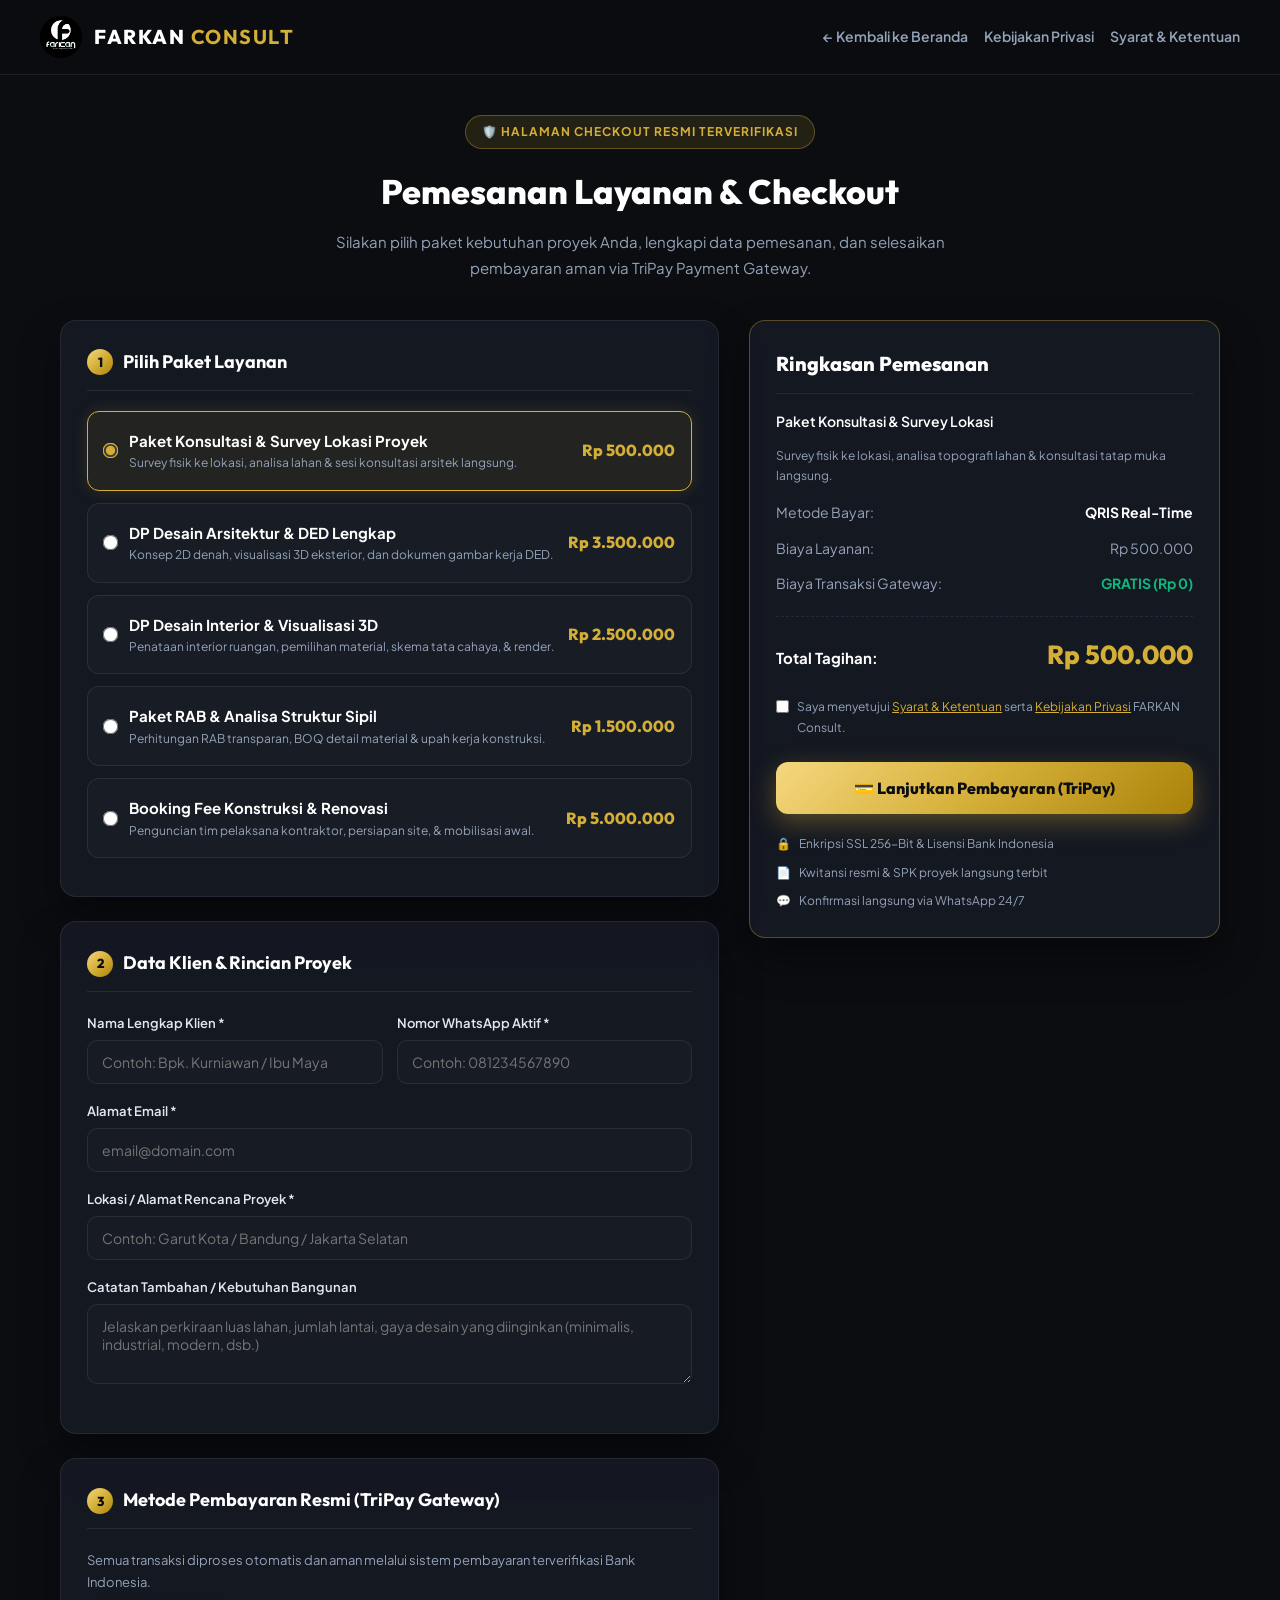
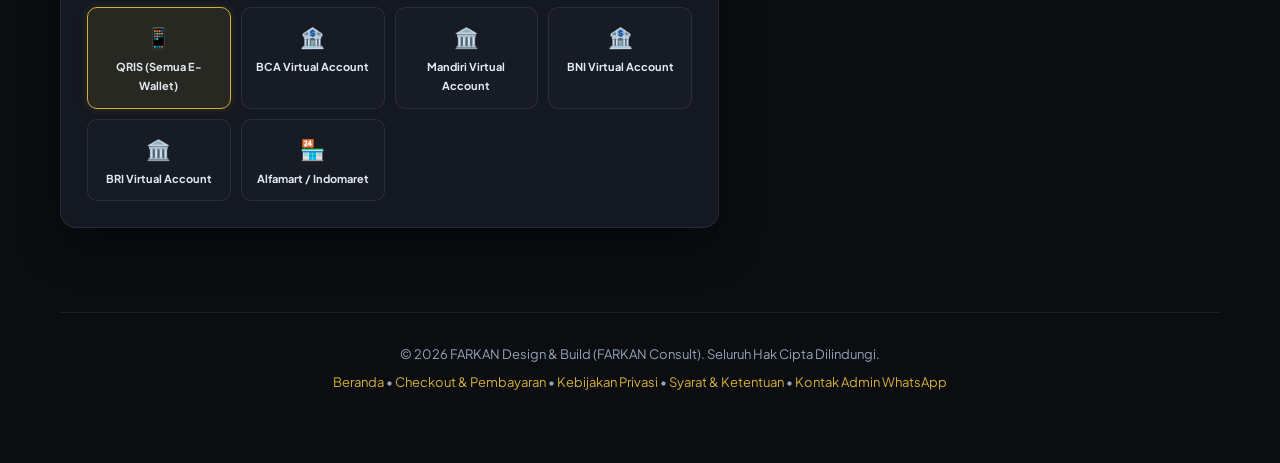
<file: checkout.html>
<!DOCTYPE html>
<html lang="id">
<head>
  <meta charset="UTF-8">
  <meta name="viewport" content="width=device-width, initial-scale=1.0">
  <title>Pemesanan & Checkout Layanan — FARKAN Consult</title>
  <meta name="description" content="Halaman checkout resmi pemesanan layanan arsitektur, desain interior, dan konstruksi FARKAN Consult dengan pembayaran aman via TriPay.">
  <link rel="icon" type="image/png" href="assets/images/farkan_logo.png">
  <link rel="preconnect" href="https://fonts.googleapis.com">
  <link rel="preconnect" href="https://fonts.gstatic.com" crossorigin>
  <link href="https://fonts.googleapis.com/css2?family=Outfit:wght@400;600;700;800&family=Plus+Jakarta+Sans:wght@400;500;600;700&display=swap" rel="stylesheet">
  <style>
    :root {
      --bg-primary: #0b0d11;
      --bg-secondary: #12151c;
      --bg-card: rgba(22, 26, 35, 0.92);
      --gold-primary: #d4af37;
      --gold-gradient: linear-gradient(135deg, #f5d77f 0%, #d4af37 50%, #aa820a 100%);
      --text-pure: #ffffff;
      --text-main: #e2e8f0;
      --text-muted: #94a3b8;
      --border-light: rgba(255, 255, 255, 0.08);
      --border-gold: rgba(212, 175, 55, 0.35);
      --font-heading: 'Outfit', sans-serif;
      --font-body: 'Plus Jakarta Sans', sans-serif;
    }
    * { margin: 0; padding: 0; box-sizing: border-box; }
    body {
      background-color: var(--bg-primary);
      color: var(--text-main);
      font-family: var(--font-body);
      line-height: 1.7;
      padding-bottom: 70px;
    }
    header {
      background: rgba(11, 13, 17, 0.95);
      backdrop-filter: blur(12px);
      border-bottom: 1px solid var(--border-light);
      position: sticky;
      top: 0;
      z-index: 100;
      padding: 16px 24px;
    }
    .header-container {
      max-width: 1200px;
      margin: 0 auto;
      display: flex;
      justify-content: space-between;
      align-items: center;
    }
    .logo-brand {
      display: flex;
      align-items: center;
      gap: 12px;
      text-decoration: none;
    }
    .logo-brand img {
      height: 42px;
      width: auto;
    }
    .logo-brand span {
      font-family: var(--font-heading);
      font-size: 20px;
      font-weight: 800;
      letter-spacing: 1.5px;
      color: var(--text-pure);
    }
    .logo-brand span b {
      color: var(--gold-primary);
    }
    .header-nav {
      display: flex;
      align-items: center;
      gap: 16px;
    }
    .btn-nav {
      color: var(--text-muted);
      text-decoration: none;
      font-size: 14px;
      font-weight: 600;
      transition: color 0.2s;
    }
    .btn-nav:hover {
      color: var(--gold-primary);
    }
    .container {
      max-width: 1200px;
      margin: 40px auto 0;
      padding: 0 20px;
    }
    .page-header {
      text-align: center;
      margin-bottom: 40px;
    }
    .badge-secure {
      display: inline-flex;
      align-items: center;
      gap: 8px;
      background: rgba(212, 175, 55, 0.12);
      border: 1px solid var(--border-gold);
      color: var(--gold-primary);
      font-size: 12px;
      font-weight: 700;
      letter-spacing: 1px;
      padding: 6px 16px;
      border-radius: 999px;
      text-transform: uppercase;
      margin-bottom: 14px;
    }
    .page-title {
      font-family: var(--font-heading);
      font-size: 34px;
      font-weight: 800;
      color: var(--text-pure);
      margin-bottom: 8px;
    }
    .page-desc {
      color: var(--text-muted);
      font-size: 15px;
      max-width: 650px;
      margin: 0 auto;
    }

    /* Checkout Grid */
    .checkout-grid {
      display: grid;
      grid-template-columns: 1.4fr 1fr;
      gap: 30px;
      align-items: start;
    }
    @media (max-width: 900px) {
      .checkout-grid {
        grid-template-columns: 1fr;
      }
    }

    .c-card {
      background: var(--bg-card);
      border: 1px solid var(--border-light);
      border-radius: 16px;
      padding: 26px;
      box-shadow: 0 20px 40px rgba(0, 0, 0, 0.4);
      margin-bottom: 24px;
    }
    .c-card-title {
      font-family: var(--font-heading);
      font-size: 18px;
      font-weight: 700;
      color: var(--text-pure);
      display: flex;
      align-items: center;
      gap: 10px;
      margin-bottom: 20px;
      padding-bottom: 12px;
      border-bottom: 1px solid var(--border-light);
    }
    .c-card-title span.step {
      width: 26px;
      height: 26px;
      background: var(--gold-gradient);
      color: #0b0d11;
      font-size: 13px;
      font-weight: 800;
      border-radius: 50%;
      display: inline-flex;
      align-items: center;
      justify-content: center;
    }

    /* Package Selector */
    .pkg-option {
      border: 1px solid var(--border-light);
      background: rgba(255, 255, 255, 0.02);
      border-radius: 12px;
      padding: 16px;
      margin-bottom: 12px;
      cursor: pointer;
      display: flex;
      align-items: center;
      justify-content: space-between;
      gap: 12px;
      transition: all 0.2s ease;
    }
    .pkg-option:hover {
      border-color: rgba(212, 175, 55, 0.5);
      background: rgba(212, 175, 55, 0.04);
    }
    .pkg-option.active {
      border-color: var(--gold-primary);
      background: rgba(212, 175, 55, 0.08);
      box-shadow: 0 0 16px rgba(212, 175, 55, 0.15);
    }
    .pkg-left {
      display: flex;
      align-items: center;
      gap: 12px;
    }
    .pkg-radio {
      accent-color: var(--gold-primary);
      transform: scale(1.2);
    }
    .pkg-name {
      font-weight: 700;
      color: var(--text-pure);
      font-size: 15px;
    }
    .pkg-desc {
      font-size: 12px;
      color: var(--text-muted);
    }
    .pkg-price {
      text-align: right;
      font-family: var(--font-heading);
      font-size: 16px;
      font-weight: 800;
      color: var(--gold-primary);
      white-space: nowrap;
    }

    /* Form Fields */
    .form-group {
      margin-bottom: 16px;
    }
    .form-label {
      display: block;
      font-size: 13px;
      font-weight: 600;
      color: var(--text-main);
      margin-bottom: 6px;
    }
    .form-input, .form-textarea, .form-select {
      width: 100%;
      background: #171b24;
      border: 1px solid var(--border-light);
      border-radius: 10px;
      padding: 12px 14px;
      color: var(--text-pure);
      font-family: var(--font-body);
      font-size: 14px;
      outline: none;
      transition: border-color 0.2s;
    }
    .form-input:focus, .form-textarea:focus, .form-select:focus {
      border-color: var(--gold-primary);
      box-shadow: 0 0 0 2px rgba(212, 175, 55, 0.2);
    }
    .form-row {
      display: grid;
      grid-template-columns: 1fr 1fr;
      gap: 14px;
    }
    @media (max-width: 600px) {
      .form-row { grid-template-columns: 1fr; }
    }

    /* Payment Methods */
    .pay-grid {
      display: grid;
      grid-template-columns: repeat(auto-fill, minmax(135px, 1fr));
      gap: 10px;
    }
    .pay-option {
      border: 1px solid var(--border-light);
      background: #171b24;
      border-radius: 10px;
      padding: 12px;
      text-align: center;
      cursor: pointer;
      transition: all 0.2s;
    }
    .pay-option:hover {
      border-color: var(--gold-primary);
    }
    .pay-option.active {
      border-color: var(--gold-primary);
      background: rgba(212, 175, 55, 0.1);
      box-shadow: 0 0 10px rgba(212, 175, 55, 0.15);
    }
    .pay-icon {
      font-size: 20px;
      margin-bottom: 4px;
    }
    .pay-name {
      font-size: 11px;
      font-weight: 700;
      color: var(--text-main);
    }

    /* Summary Card (Right) */
    .summary-card {
      background: var(--bg-card);
      border: 1px solid var(--border-gold);
      border-radius: 16px;
      padding: 26px;
      box-shadow: 0 20px 40px rgba(0, 0, 0, 0.45);
      position: sticky;
      top: 90px;
    }
    .summary-title {
      font-family: var(--font-heading);
      font-size: 20px;
      font-weight: 800;
      color: var(--text-pure);
      margin-bottom: 16px;
      padding-bottom: 12px;
      border-bottom: 1px solid var(--border-light);
    }
    .summary-item {
      display: flex;
      justify-content: space-between;
      margin-bottom: 12px;
      font-size: 14px;
      color: var(--text-muted);
    }
    .summary-item.highlight {
      color: var(--text-pure);
      font-weight: 600;
    }
    .summary-total {
      margin-top: 20px;
      padding-top: 16px;
      border-top: 1px dashed var(--border-light);
      display: flex;
      justify-content: space-between;
      align-items: baseline;
    }
    .summary-total-label {
      font-size: 15px;
      font-weight: 700;
      color: var(--text-pure);
    }
    .summary-total-val {
      font-family: var(--font-heading);
      font-size: 26px;
      font-weight: 800;
      color: var(--gold-primary);
    }
    .btn-submit {
      width: 100%;
      background: var(--gold-gradient);
      color: #0b0d11;
      border: none;
      border-radius: 12px;
      padding: 16px;
      font-family: var(--font-heading);
      font-size: 16px;
      font-weight: 800;
      cursor: pointer;
      margin-top: 24px;
      display: flex;
      align-items: center;
      justify-content: center;
      gap: 10px;
      transition: all 0.2s ease;
      box-shadow: 0 8px 24px rgba(212, 175, 55, 0.35);
    }
    .btn-submit:hover {
      transform: translateY(-2px);
      box-shadow: 0 12px 30px rgba(212, 175, 55, 0.5);
    }
    .trust-badges {
      margin-top: 20px;
      display: flex;
      flex-direction: column;
      gap: 8px;
      font-size: 12px;
      color: var(--text-muted);
    }
    .trust-item {
      display: flex;
      align-items: center;
      gap: 8px;
    }

    /* Modal Invoice Simulation */
    .modal-overlay {
      display: none;
      position: fixed;
      top: 0; left: 0; right: 0; bottom: 0;
      background: rgba(0,0,0,0.85);
      backdrop-filter: blur(8px);
      z-index: 1000;
      align-items: center;
      justify-content: center;
      padding: 20px;
    }
    .modal-card {
      background: #151922;
      border: 1px solid var(--border-gold);
      border-radius: 20px;
      max-width: 500px;
      width: 100%;
      padding: 30px;
      box-shadow: 0 25px 60px rgba(0,0,0,0.6);
      text-align: center;
      animation: modalFadeIn 0.3s ease;
    }
    @keyframes modalFadeIn {
      from { opacity: 0; transform: scale(0.95); }
      to { opacity: 1; transform: scale(1); }
    }
    .status-badge-pending {
      display: inline-block;
      padding: 6px 16px;
      background: rgba(245, 158, 11, 0.15);
      border: 1px solid #f59e0b;
      color: #fbbf24;
      font-size: 12px;
      font-weight: 800;
      border-radius: 999px;
      margin-bottom: 16px;
    }
    .va-box {
      background: #0b0d11;
      border: 1px solid var(--border-light);
      border-radius: 12px;
      padding: 16px;
      margin: 18px 0;
      display: flex;
      align-items: center;
      justify-content: space-between;
    }
    .va-num {
      font-family: monospace;
      font-size: 20px;
      font-weight: 700;
      color: var(--gold-primary);
      letter-spacing: 2px;
    }
    .btn-copy {
      background: rgba(212, 175, 55, 0.15);
      border: 1px solid var(--border-gold);
      color: var(--gold-primary);
      padding: 6px 14px;
      border-radius: 8px;
      font-size: 12px;
      font-weight: 700;
      cursor: pointer;
    }
    footer {
      max-width: 1200px;
      margin: 60px auto 0;
      text-align: center;
      border-top: 1px solid var(--border-light);
      padding-top: 30px;
      color: var(--text-muted);
      font-size: 13px;
    }
    footer a { color: var(--gold-primary); text-decoration: none; }
  </style>
</head>
<body>

  <!-- Header -->
  <header>
    <div class="header-container">
      <a href="index.html" class="logo-brand">
        <img src="assets/images/farkan_logo.png" alt="FARKAN Logo">
        <span>FARKAN <b>CONSULT</b></span>
      </a>
      <div class="header-nav">
        <a href="index.html" class="btn-nav">← Kembali ke Beranda</a>
        <a href="privacy.html" class="btn-nav" target="_blank">Kebijakan Privasi</a>
        <a href="terms.html" class="btn-nav" target="_blank">Syarat &amp; Ketentuan</a>
      </div>
    </div>
  </header>

  <!-- Main Container -->
  <div class="container">
    <div class="page-header">
      <span class="badge-secure">🛡️ Halaman Checkout Resmi Terverifikasi</span>
      <h1 class="page-title">Pemesanan Layanan &amp; Checkout</h1>
      <p class="page-desc">Silakan pilih paket kebutuhan proyek Anda, lengkapi data pemesanan, dan selesaikan pembayaran aman via TriPay Payment Gateway.</p>
    </div>

    <form id="checkoutForm" onsubmit="handleCheckout(event)">
      <div class="checkout-grid">
        
        <!-- Kolom Kiri: Pilihan Layanan & Data Klien -->
        <div class="checkout-left">
          
          <!-- Step 1: Pilih Layanan -->
          <div class="c-card">
            <h2 class="c-card-title"><span class="step">1</span> Pilih Paket Layanan</h2>
            
            <label class="pkg-option active" onclick="selectPackage(this, 'Paket Konsultasi & Survey Lokasi Proyek', 500000, 'Survey fisik ke lokasi, analisa topografi lahan & konsultasi tatap muka')">
              <div class="pkg-left">
                <input type="radio" name="package" class="pkg-radio" checked value="500000">
                <div>
                  <div class="pkg-name">Paket Konsultasi &amp; Survey Lokasi Proyek</div>
                  <div class="pkg-desc">Survey fisik ke lokasi, analisa lahan &amp; sesi konsultasi arsitek langsung.</div>
                </div>
              </div>
              <div class="pkg-price">Rp 500.000</div>
            </label>

            <label class="pkg-option" onclick="selectPackage(this, 'DP Paket Desain Arsitektur & Gambar Kerja (DED)', 3500000, 'Konsep denah 2D, 3D render fasad photorealistic, dan gambar kerja IMB/PBG')">
              <div class="pkg-left">
                <input type="radio" name="package" class="pkg-radio" value="3500000">
                <div>
                  <div class="pkg-name">DP Desain Arsitektur &amp; DED Lengkap</div>
                  <div class="pkg-desc">Konsep 2D denah, visualisasi 3D eksterior, dan dokumen gambar kerja DED.</div>
                </div>
              </div>
              <div class="pkg-price">Rp 3.500.000</div>
            </label>

            <label class="pkg-option" onclick="selectPackage(this, 'DP Paket Desain Interior & Visualisasi 3D', 2500000, 'Desain layout ruangan, pemilihan material, skema pencahayaan & 3D render')">
              <div class="pkg-left">
                <input type="radio" name="package" class="pkg-radio" value="2500000">
                <div>
                  <div class="pkg-name">DP Desain Interior &amp; Visualisasi 3D</div>
                  <div class="pkg-desc">Penataan interior ruangan, pemilihan material, skema tata cahaya, &amp; render.</div>
                </div>
              </div>
              <div class="pkg-price">Rp 2.500.000</div>
            </label>

            <label class="pkg-option" onclick="selectPackage(this, 'Paket Penyusunan RAB & Analisa Struktur Sipil', 1500000, 'Perhitungan detail Bill of Quantities (BOQ), RAB material presisi, analisa struktur')">
              <div class="pkg-left">
                <input type="radio" name="package" class="pkg-radio" value="1500000">
                <div>
                  <div class="pkg-name">Paket RAB &amp; Analisa Struktur Sipil</div>
                  <div class="pkg-desc">Perhitungan RAB transparan, BOQ detail material &amp; upah kerja konstruksi.</div>
                </div>
              </div>
              <div class="pkg-price">Rp 1.500.000</div>
            </label>

            <label class="pkg-option" onclick="selectPackage(this, 'Booking Fee Pelaksanaan Konstruksi Bangun / Renovasi', 5000000, 'Penguncian jadwal tukang, persiapan site lapangan, dan pengadaan awal proyek')">
              <div class="pkg-left">
                <input type="radio" name="package" class="pkg-radio" value="5000000">
                <div>
                  <div class="pkg-name">Booking Fee Konstruksi &amp; Renovasi</div>
                  <div class="pkg-desc">Penguncian tim pelaksana kontraktor, persiapan site, &amp; mobilisasi awal.</div>
                </div>
              </div>
              <div class="pkg-price">Rp 5.000.000</div>
            </label>
          </div>

          <!-- Step 2: Data Pemesan -->
          <div class="c-card">
            <h2 class="c-card-title"><span class="step">2</span> Data Klien &amp; Rincian Proyek</h2>
            <div class="form-row">
              <div class="form-group">
                <label class="form-label">Nama Lengkap Klien *</label>
                <input type="text" id="clientName" class="form-input" required placeholder="Contoh: Bpk. Kurniawan / Ibu Maya">
              </div>
              <div class="form-group">
                <label class="form-label">Nomor WhatsApp Aktif *</label>
                <input type="tel" id="clientPhone" class="form-input" required placeholder="Contoh: 081234567890">
              </div>
            </div>
            <div class="form-group">
              <label class="form-label">Alamat Email *</label>
              <input type="email" id="clientEmail" class="form-input" required placeholder="email@domain.com">
            </div>
            <div class="form-group">
              <label class="form-label">Lokasi / Alamat Rencana Proyek *</label>
              <input type="text" id="projectLocation" class="form-input" required placeholder="Contoh: Garut Kota / Bandung / Jakarta Selatan">
            </div>
            <div class="form-group">
              <label class="form-label">Catatan Tambahan / Kebutuhan Bangunan</label>
              <textarea id="projectNotes" class="form-textarea" rows="3" placeholder="Jelaskan perkiraan luas lahan, jumlah lantai, gaya desain yang diinginkan (minimalis, industrial, modern, dsb.)"></textarea>
            </div>
          </div>

          <!-- Step 3: Metode Pembayaran -->
          <div class="c-card">
            <h2 class="c-card-title"><span class="step">3</span> Metode Pembayaran Resmi (TriPay Gateway)</h2>
            <p style="font-size:13px; color:var(--text-muted); margin-bottom:14px;">Semua transaksi diproses otomatis dan aman melalui sistem pembayaran terverifikasi Bank Indonesia.</p>

            <div class="pay-grid">
              <div class="pay-option active" onclick="selectPayment(this, 'QRIS Real-Time')">
                <div class="pay-icon">📱</div>
                <div class="pay-name">QRIS (Semua E-Wallet)</div>
              </div>
              <div class="pay-option" onclick="selectPayment(this, 'BCA Virtual Account')">
                <div class="pay-icon">🏦</div>
                <div class="pay-name">BCA Virtual Account</div>
              </div>
              <div class="pay-option" onclick="selectPayment(this, 'Mandiri Virtual Account')">
                <div class="pay-icon">🏛️</div>
                <div class="pay-name">Mandiri Virtual Account</div>
              </div>
              <div class="pay-option" onclick="selectPayment(this, 'BNI Virtual Account')">
                <div class="pay-icon">🏦</div>
                <div class="pay-name">BNI Virtual Account</div>
              </div>
              <div class="pay-option" onclick="selectPayment(this, 'BRI Virtual Account')">
                <div class="pay-icon">🏛️</div>
                <div class="pay-name">BRI Virtual Account</div>
              </div>
              <div class="pay-option" onclick="selectPayment(this, 'Alfamart / Indomaret')">
                <div class="pay-icon">🏪</div>
                <div class="pay-name">Alfamart / Indomaret</div>
              </div>
            </div>
          </div>

        </div>

        <!-- Kolom Kanan: Ringkasan & Tombol Bayar -->
        <div class="checkout-right">
          <div class="summary-card">
            <h3 class="summary-title">Ringkasan Pemesanan</h3>

            <div class="summary-item highlight">
              <span id="sumPkgName">Paket Konsultasi &amp; Survey Lokasi</span>
            </div>
            <div style="font-size:12px; color:var(--text-muted); margin-bottom:14px;" id="sumPkgDesc">
              Survey fisik ke lokasi, analisa topografi lahan &amp; konsultasi tatap muka langsung.
            </div>

            <div class="summary-item">
              <span>Metode Bayar:</span>
              <strong id="sumPayMethod" style="color:var(--text-pure);">QRIS Real-Time</strong>
            </div>

            <div class="summary-item">
              <span>Biaya Layanan:</span>
              <span id="sumSubtotal">Rp 500.000</span>
            </div>

            <div class="summary-item">
              <span>Biaya Transaksi Gateway:</span>
              <span style="color:#10b981; font-weight:700;">GRATIS (Rp 0)</span>
            </div>

            <div class="summary-total">
              <span class="summary-total-label">Total Tagihan:</span>
              <span class="summary-total-val" id="sumTotal">Rp 500.000</span>
            </div>

            <div style="margin-top:20px; font-size:12px; color:var(--text-muted);">
              <label style="display:flex; align-items:flex-start; gap:8px; cursor:pointer;">
                <input type="checkbox" required style="accent-color:var(--gold-primary); margin-top:3px;">
                <span>Saya menyetujui <a href="terms.html" target="_blank" style="color:var(--gold-primary);">Syarat &amp; Ketentuan</a> serta <a href="privacy.html" target="_blank" style="color:var(--gold-primary);">Kebijakan Privasi</a> FARKAN Consult.</span>
              </label>
            </div>

            <button type="submit" class="btn-submit">
              <span>💳 Lanjutkan Pembayaran (TriPay)</span>
            </button>

            <div class="trust-badges">
              <div class="trust-item">
                <span>🔒</span>
                <span>Enkripsi SSL 256-Bit &amp; Lisensi Bank Indonesia</span>
              </div>
              <div class="trust-item">
                <span>📄</span>
                <span>Kwitansi resmi &amp; SPK proyek langsung terbit</span>
              </div>
              <div class="trust-item">
                <span>💬</span>
                <span>Konfirmasi langsung via WhatsApp 24/7</span>
              </div>
            </div>
          </div>
        </div>

      </div>
    </form>

    <!-- Footer -->
    <footer>
      <p>&copy; 2026 FARKAN Design &amp; Build (FARKAN Consult). Seluruh Hak Cipta Dilindungi.</p>
      <p style="margin-top:6px;">
        <a href="index.html">Beranda</a> &bull;
        <a href="checkout.html">Checkout &amp; Pembayaran</a> &bull;
        <a href="privacy.html">Kebijakan Privasi</a> &bull;
        <a href="terms.html">Syarat &amp; Ketentuan</a> &bull;
        <a href="https://wa.me/6282218055530" target="_blank">Kontak Admin WhatsApp</a>
      </p>
    </footer>
  </div>

  <!-- Modal Simulasi Invoice TriPay -->
  <div id="invoiceModal" class="modal-overlay">
    <div class="modal-card">
      <div class="status-badge-pending">⏳ MENUNGGU PEMBAYARAN</div>
      <h3 style="font-family:var(--font-heading); color:var(--text-pure); font-size:22px; margin-bottom:6px;">Invoice TriPay Diterbitkan</h3>
      <p style="font-size:13px; color:var(--text-muted); margin-bottom:14px;">Silakan selesaikan pembayaran sebelum batas waktu berakhir.</p>

      <div style="background:#0b0d11; border-radius:12px; padding:12px; font-size:13px; margin-bottom:14px; text-align:left;">
        <div style="display:flex; justify-content:space-between; margin-bottom:6px;">
          <span style="color:var(--text-muted);">No. Transaksi:</span>
          <strong id="modalTrxId" style="color:var(--text-pure); font-family:monospace;">TRX-FC-20261020-0982</strong>
        </div>
        <div style="display:flex; justify-content:space-between; margin-bottom:6px;">
          <span style="color:var(--text-muted);">Klien:</span>
          <strong id="modalClientName" style="color:var(--text-pure);">-</strong>
        </div>
        <div style="display:flex; justify-content:space-between; margin-bottom:6px;">
          <span style="color:var(--text-muted);">Paket:</span>
          <strong id="modalPkgName" style="color:var(--gold-primary);">-</strong>
        </div>
        <div style="display:flex; justify-content:space-between;">
          <span style="color:var(--text-muted);">Total Bayar:</span>
          <strong id="modalTotal" style="color:var(--gold-primary); font-size:16px;">Rp 500.000</strong>
        </div>
      </div>

      <!-- Kode Bayar / VA Box -->
      <div style="text-align:left; font-size:12px; color:var(--text-muted); margin-bottom:4px;">
        Nomor Pembayaran / Kode VA (<span id="modalPayMethod">BCA Virtual Account</span>):
      </div>
      <div class="va-box">
        <span class="va-num" id="modalVaNumber">8915082218055530</span>
        <button type="button" class="btn-copy" onclick="copyVa()">Salin</button>
      </div>

      <div style="font-size:12px; color:#94a3b8; margin-bottom:20px; text-align:left; line-height:1.6;">
        💡 <b>Instruksi Pembayaran:</b> Buka M-Banking / ATM Anda, pilih menu Transfer ke Virtual Account, masukkan nomor pembayaran di atas, dan konfirmasi nominal pembayaran. Pembayaran Anda akan otomatis terverifikasi.
      </div>

      <div style="display:flex; gap:10px;">
        <button type="button" onclick="confirmPaymentWhatsApp()" style="flex:1; background:#25D366; color:#fff; border:none; padding:12px; border-radius:10px; font-weight:700; cursor:pointer;">
          💬 Konfirmasi via WhatsApp
        </button>
        <button type="button" onclick="closeModal()" style="flex:1; background:rgba(255,255,255,0.08); color:var(--text-pure); border:1px solid var(--border-light); padding:12px; border-radius:10px; font-weight:700; cursor:pointer;">
          Tutup
        </button>
      </div>
    </div>
  </div>

  <script>
    var currentPrice = 500000;
    var currentPackage = 'Paket Konsultasi & Survey Lokasi Proyek';
    var currentDesc = 'Survey fisik ke lokasi, analisa topografi lahan & konsultasi tatap muka';
    var currentMethod = 'QRIS Real-Time';

    function formatRupiah(num) {
      return 'Rp ' + Number(num).toLocaleString('id-ID');
    }

    function selectPackage(el, name, price, desc) {
      document.querySelectorAll('.pkg-option').forEach(function(item) {
        item.classList.remove('active');
        item.querySelector('input').checked = false;
      });
      el.classList.add('active');
      el.querySelector('input').checked = true;

      currentPrice = price;
      currentPackage = name;
      currentDesc = desc;

      document.getElementById('sumPkgName').innerText = name;
      document.getElementById('sumPkgDesc').innerText = desc;
      document.getElementById('sumSubtotal').innerText = formatRupiah(price);
      document.getElementById('sumTotal').innerText = formatRupiah(price);
    }

    function selectPayment(el, method) {
      document.querySelectorAll('.pay-option').forEach(function(item) {
        item.classList.remove('active');
      });
      el.classList.add('active');
      currentMethod = method;
      document.getElementById('sumPayMethod').innerText = method;
    }

    function handleCheckout(e) {
      e.preventDefault();
      var clientName = document.getElementById('clientName').value;
      var clientPhone = document.getElementById('clientPhone').value;
      var clientEmail = document.getElementById('clientEmail').value;
      var projectLoc = document.getElementById('projectLocation').value;

      var randTrx = 'TRX-FC-' + Math.floor(100000 + Math.random() * 900000);
      var randVa = '8915' + clientPhone.replace(/\D/g, '').slice(-10);
      if (randVa.length < 10) randVa = '8915082218055530';

      document.getElementById('modalTrxId').innerText = randTrx;
      document.getElementById('modalClientName').innerText = clientName;
      document.getElementById('modalPkgName').innerText = currentPackage;
      document.getElementById('modalTotal').innerText = formatRupiah(currentPrice);
      document.getElementById('modalPayMethod').innerText = currentMethod;
      document.getElementById('modalVaNumber').innerText = randVa;

      document.getElementById('invoiceModal').style.display = 'flex';
    }

    function copyVa() {
      var num = document.getElementById('modalVaNumber').innerText;
      navigator.clipboard.writeText(num);
      alert('Nomor pembayaran berhasil disalin: ' + num);
    }

    function closeModal() {
      document.getElementById('invoiceModal').style.display = 'none';
    }

    function confirmPaymentWhatsApp() {
      var clientName = document.getElementById('clientName').value;
      var trxId = document.getElementById('modalTrxId').innerText;
      var text = 'Halo Admin FARKAN Consult, saya ingin konfirmasi pembayaran order jasa konstruksi/desain.\n\nNo. Invoice: ' + trxId + '\nNama: ' + clientName + '\nPaket: ' + currentPackage + '\nTotal: ' + formatRupiah(currentPrice) + '\nMetode: ' + currentMethod + '\n\nMohon dicek ya, terima kasih.';
      var url = 'https://wa.me/6282218055530?text=' + encodeURIComponent(text);
      window.open(url, '_blank');
    }

    // Auto-select package via URL Query: ?paket=arsitektur / ?paket=interior / ?paket=konstruksi
    window.addEventListener('DOMContentLoaded', function() {
      var params = new URLSearchParams(window.location.search);
      var paket = params.get('paket') || params.get('service');
      var options = document.querySelectorAll('.pkg-option');
      if (paket === 'arsitektur' && options[1]) {
        options[1].click();
      } else if (paket === 'interior' && options[2]) {
        options[2].click();
      } else if (paket === 'rab' && options[3]) {
        options[3].click();
      } else if (paket === 'konstruksi' && options[4]) {
        options[4].click();
      }
    });
  </script>
</body>
</html>
</file>
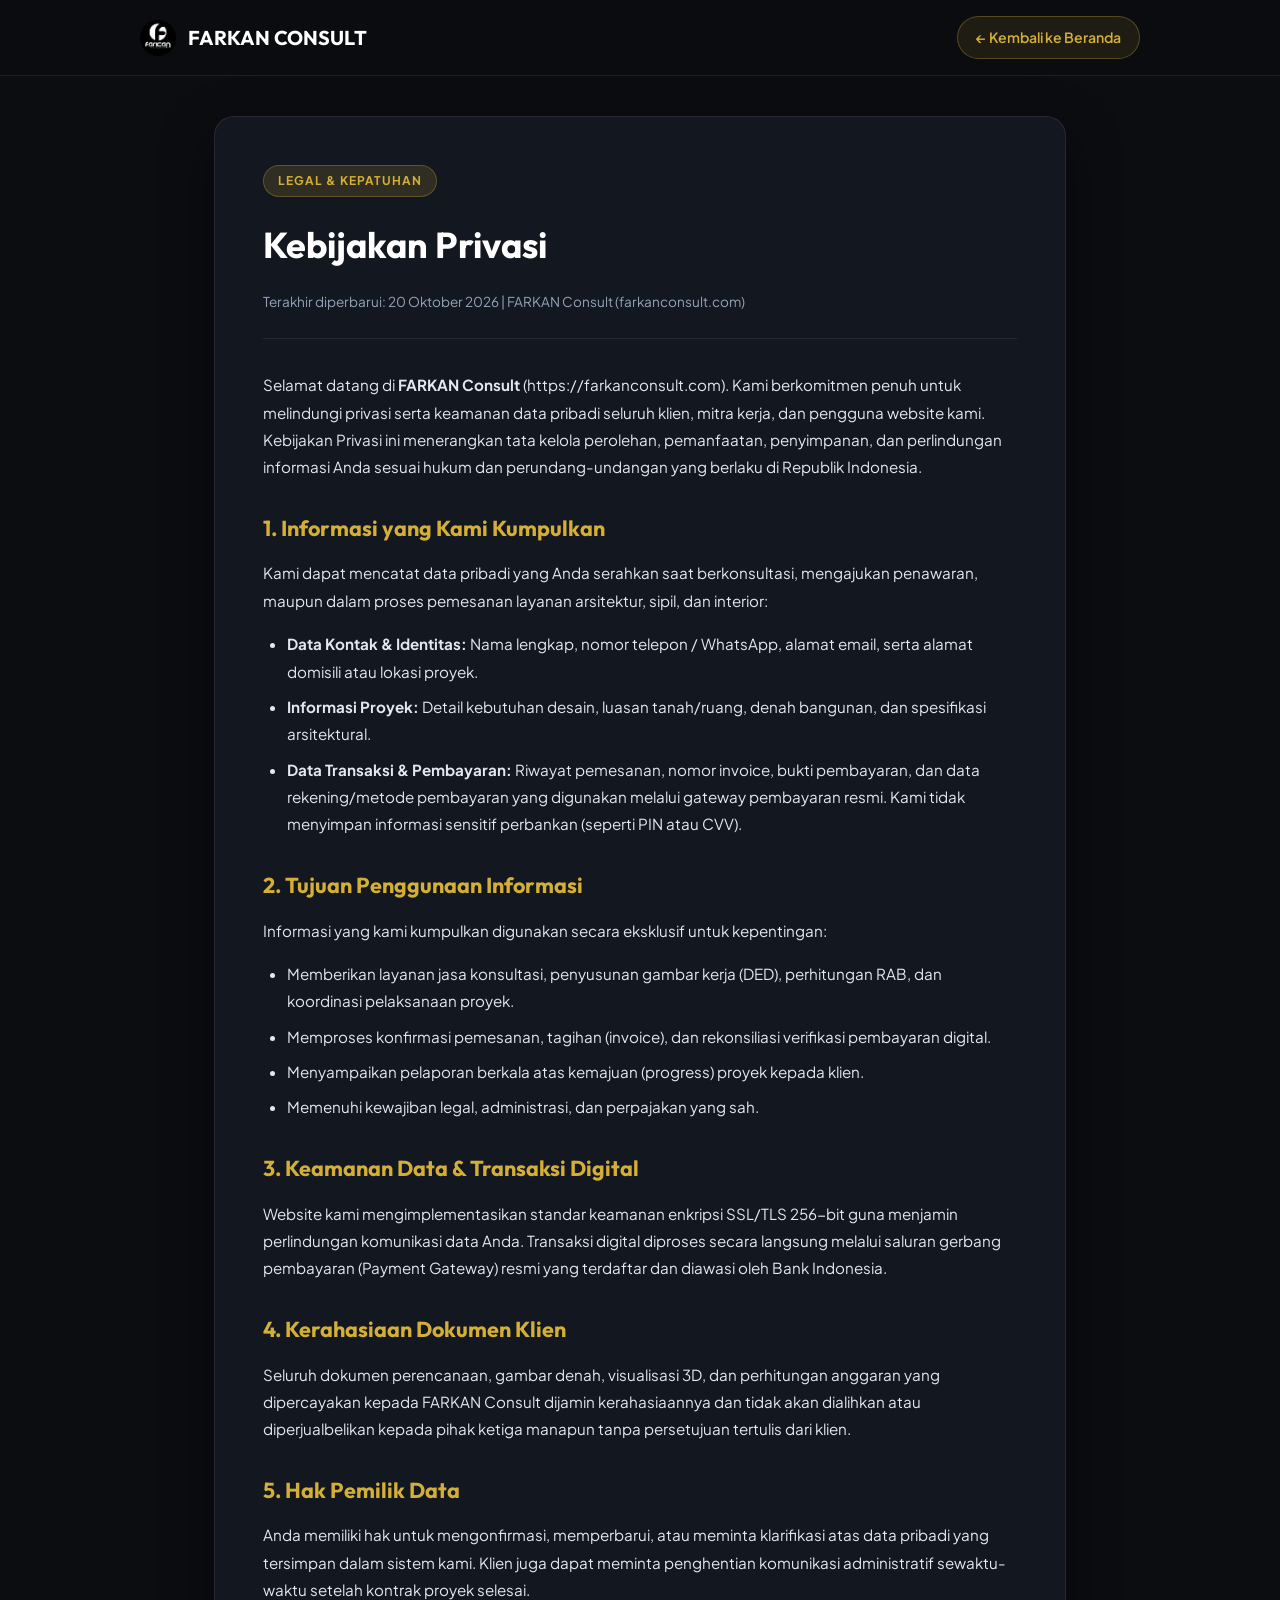
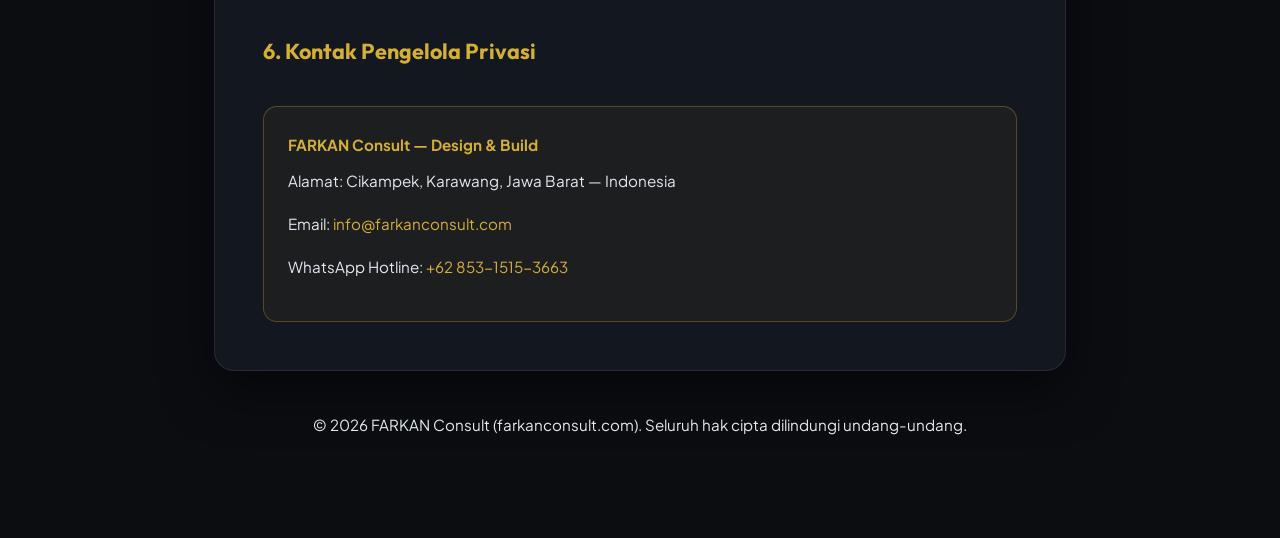
<file: privacy.html>
<!DOCTYPE html>
<html lang="id">
<head>
  <meta charset="UTF-8">
  <meta name="viewport" content="width=device-width, initial-scale=1.0">
  <title>Kebijakan Privasi — FARKAN Consult</title>
  <meta name="description" content="Kebijakan Privasi resmi FARKAN Consult terkait pengelolaan data klien, privasi transaksi, dan perlindungan privasi pengguna.">
  <link rel="icon" type="image/png" href="assets/images/farkan_logo.png">
  <link rel="preconnect" href="https://fonts.googleapis.com">
  <link rel="preconnect" href="https://fonts.gstatic.com" crossorigin>
  <link href="https://fonts.googleapis.com/css2?family=Outfit:wght@400;600;700;800&family=Plus+Jakarta+Sans:wght@400;500;600;700&display=swap" rel="stylesheet">
  <style>
    :root {
      --bg-primary: #0b0d11;
      --bg-secondary: #12151c;
      --bg-card: rgba(22, 26, 35, 0.85);
      --gold-primary: #d4af37;
      --gold-gradient: linear-gradient(135deg, #f5d77f 0%, #d4af37 50%, #aa820a 100%);
      --text-pure: #ffffff;
      --text-main: #e2e8f0;
      --text-muted: #94a3b8;
      --border-light: rgba(255, 255, 255, 0.08);
      --border-gold: rgba(212, 175, 55, 0.3);
      --font-heading: 'Outfit', sans-serif;
      --font-body: 'Plus Jakarta Sans', sans-serif;
    }
    * { margin: 0; padding: 0; box-sizing: border-box; }
    body {
      background-color: var(--bg-primary);
      color: var(--text-main);
      font-family: var(--font-body);
      line-height: 1.8;
      padding-bottom: 60px;
    }
    header {
      background: rgba(11, 13, 17, 0.95);
      backdrop-filter: blur(12px);
      border-bottom: 1px solid var(--border-light);
      position: sticky;
      top: 0;
      z-index: 100;
      padding: 16px 24px;
    }
    .header-container {
      max-width: 1000px;
      margin: 0 auto;
      display: flex;
      justify-content: space-between;
      align-items: center;
    }
    .brand-link {
      display: flex;
      align-items: center;
      gap: 12px;
      text-decoration: none;
      color: var(--text-pure);
      font-family: var(--font-heading);
      font-weight: 700;
      font-size: 1.25rem;
    }
    .brand-link img { height: 36px; width: auto; }
    .btn-back {
      background: rgba(212, 175, 55, 0.1);
      border: 1px solid var(--border-gold);
      color: var(--gold-primary);
      padding: 8px 18px;
      border-radius: 999px;
      text-decoration: none;
      font-size: 0.88rem;
      font-weight: 600;
      transition: all 0.3s ease;
    }
    .btn-back:hover {
      background: var(--gold-primary);
      color: #000;
    }
    .container {
      max-width: 900px;
      margin: 40px auto;
      padding: 0 24px;
    }
    .policy-card {
      background: var(--bg-card);
      border: 1px solid var(--border-light);
      border-radius: 20px;
      padding: 48px;
      box-shadow: 0 20px 50px rgba(0, 0, 0, 0.5);
    }
    .badge {
      display: inline-block;
      padding: 4px 14px;
      border-radius: 999px;
      font-size: 0.75rem;
      font-weight: 700;
      letter-spacing: 1px;
      text-transform: uppercase;
      background: rgba(212, 175, 55, 0.15);
      color: var(--gold-primary);
      border: 1px solid var(--border-gold);
      margin-bottom: 16px;
    }
    h1 {
      font-family: var(--font-heading);
      font-size: 2.25rem;
      color: var(--text-pure);
      margin-bottom: 12px;
    }
    .last-updated {
      font-size: 0.85rem;
      color: var(--text-muted);
      margin-bottom: 32px;
      padding-bottom: 24px;
      border-bottom: 1px solid var(--border-light);
    }
    h2 {
      font-family: var(--font-heading);
      font-size: 1.35rem;
      color: var(--gold-primary);
      margin: 28px 0 12px;
    }
    p, ul {
      margin-bottom: 16px;
      color: var(--text-main);
      font-size: 0.95rem;
    }
    ul { padding-left: 24px; }
    li { margin-bottom: 8px; }
    .contact-box {
      margin-top: 36px;
      padding: 24px;
      border-radius: 14px;
      background: rgba(212, 175, 55, 0.05);
      border: 1px solid var(--border-gold);
    }
    footer {
      text-align: center;
      margin-top: 40px;
      font-size: 0.85rem;
      color: var(--text-muted);
    }
    @media (max-width: 768px) {
      .policy-card { padding: 24px; }
      h1 { font-size: 1.75rem; }
    }
  </style>
</head>
<body>

  <header>
    <div class="header-container">
      <a href="index.html" class="brand-link">
        <img src="assets/images/farkan_logo.png" alt="FARKAN Logo">
        <span>FARKAN CONSULT</span>
      </a>
      <a href="index.html" class="btn-back">← Kembali ke Beranda</a>
    </div>
  </header>

  <div class="container">
    <div class="policy-card">
      <span class="badge">Legal & Kepatuhan</span>
      <h1>Kebijakan Privasi</h1>
      <p class="last-updated">Terakhir diperbarui: 20 Oktober 2026 | FARKAN Consult (farkanconsult.com)</p>

      <p>
        Selamat datang di <strong>FARKAN Consult</strong> (https://farkanconsult.com). Kami berkomitmen penuh untuk melindungi privasi serta keamanan data pribadi seluruh klien, mitra kerja, dan pengguna website kami. Kebijakan Privasi ini menerangkan tata kelola perolehan, pemanfaatan, penyimpanan, dan perlindungan informasi Anda sesuai hukum dan perundang-undangan yang berlaku di Republik Indonesia.
      </p>

      <h2>1. Informasi yang Kami Kumpulkan</h2>
      <p>Kami dapat mencatat data pribadi yang Anda serahkan saat berkonsultasi, mengajukan penawaran, maupun dalam proses pemesanan layanan arsitektur, sipil, dan interior:</p>
      <ul>
        <li><strong>Data Kontak & Identitas:</strong> Nama lengkap, nomor telepon / WhatsApp, alamat email, serta alamat domisili atau lokasi proyek.</li>
        <li><strong>Informasi Proyek:</strong> Detail kebutuhan desain, luasan tanah/ruang, denah bangunan, dan spesifikasi arsitektural.</li>
        <li><strong>Data Transaksi & Pembayaran:</strong> Riwayat pemesanan, nomor invoice, bukti pembayaran, dan data rekening/metode pembayaran yang digunakan melalui gateway pembayaran resmi. Kami tidak menyimpan informasi sensitif perbankan (seperti PIN atau CVV).</li>
      </ul>

      <h2>2. Tujuan Penggunaan Informasi</h2>
      <p>Informasi yang kami kumpulkan digunakan secara eksklusif untuk kepentingan:</p>
      <ul>
        <li>Memberikan layanan jasa konsultasi, penyusunan gambar kerja (DED), perhitungan RAB, dan koordinasi pelaksanaan proyek.</li>
        <li>Memproses konfirmasi pemesanan, tagihan (invoice), dan rekonsiliasi verifikasi pembayaran digital.</li>
        <li>Menyampaikan pelaporan berkala atas kemajuan (progress) proyek kepada klien.</li>
        <li>Memenuhi kewajiban legal, administrasi, dan perpajakan yang sah.</li>
      </ul>

      <h2>3. Keamanan Data & Transaksi Digital</h2>
      <p>
        Website kami mengimplementasikan standar keamanan enkripsi SSL/TLS 256-bit guna menjamin perlindungan komunikasi data Anda. Transaksi digital diproses secara langsung melalui saluran gerbang pembayaran (Payment Gateway) resmi yang terdaftar dan diawasi oleh Bank Indonesia.
      </p>

      <h2>4. Kerahasiaan Dokumen Klien</h2>
      <p>
        Seluruh dokumen perencanaan, gambar denah, visualisasi 3D, dan perhitungan anggaran yang dipercayakan kepada FARKAN Consult dijamin kerahasiaannya dan tidak akan dialihkan atau diperjualbelikan kepada pihak ketiga manapun tanpa persetujuan tertulis dari klien.
      </p>

      <h2>5. Hak Pemilik Data</h2>
      <p>
        Anda memiliki hak untuk mengonfirmasi, memperbarui, atau meminta klarifikasi atas data pribadi yang tersimpan dalam sistem kami. Klien juga dapat meminta penghentian komunikasi administratif sewaktu-waktu setelah kontrak proyek selesai.
      </p>

      <h2>6. Kontak Pengelola Privasi</h2>
      <div class="contact-box">
        <p style="font-weight: 700; color: var(--gold-primary); margin-bottom: 8px;">FARKAN Consult — Design & Build</p>
        <p>Alamat: Cikampek, Karawang, Jawa Barat — Indonesia</p>
        <p>Email: <a href="mailto:info@farkanconsult.com" style="color: var(--gold-primary); text-decoration: none;">info@farkanconsult.com</a></p>
        <p>WhatsApp Hotline: <a href="https://wa.me/6285315153663" style="color: var(--gold-primary); text-decoration: none;">+62 853-1515-3663</a></p>
      </div>
    </div>

    <footer>
      <p>&copy; 2026 FARKAN Consult (farkanconsult.com). Seluruh hak cipta dilindungi undang-undang.</p>
    </footer>
  </div>

</body>
</html>
</file>
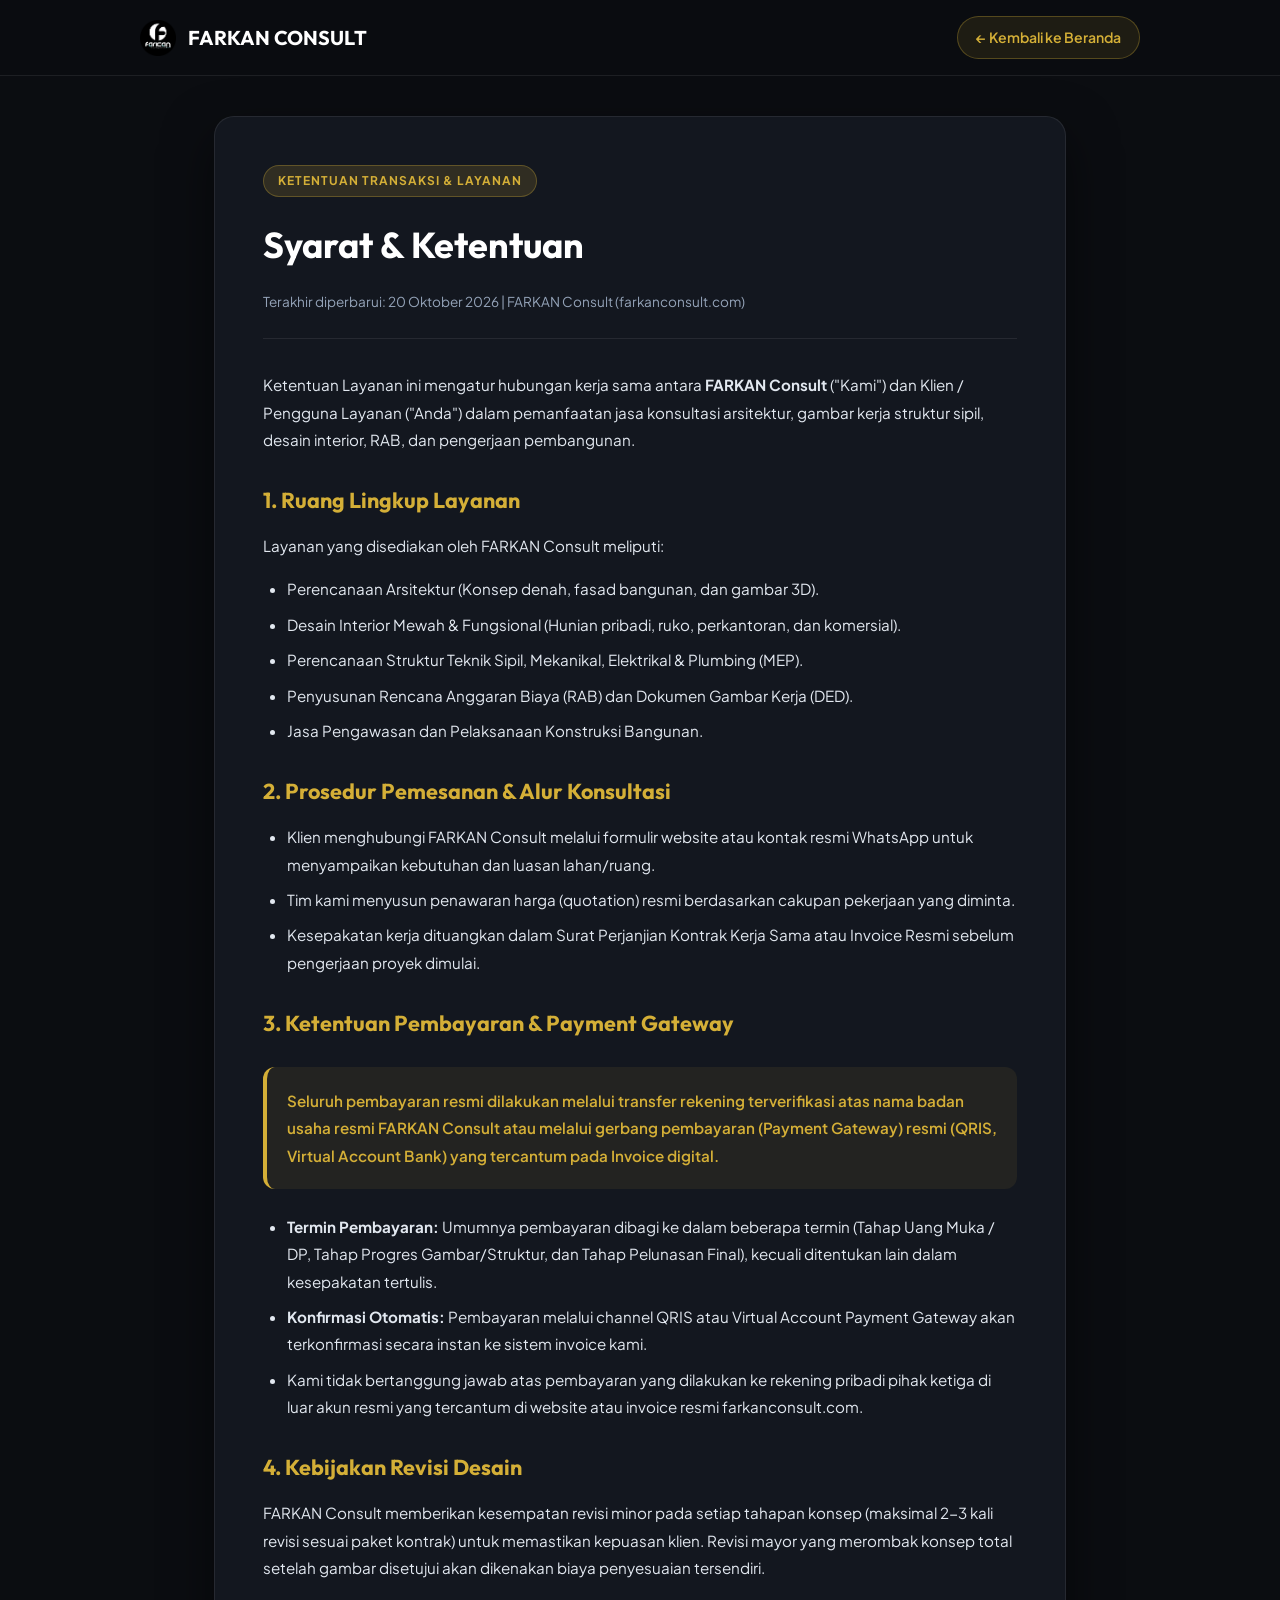
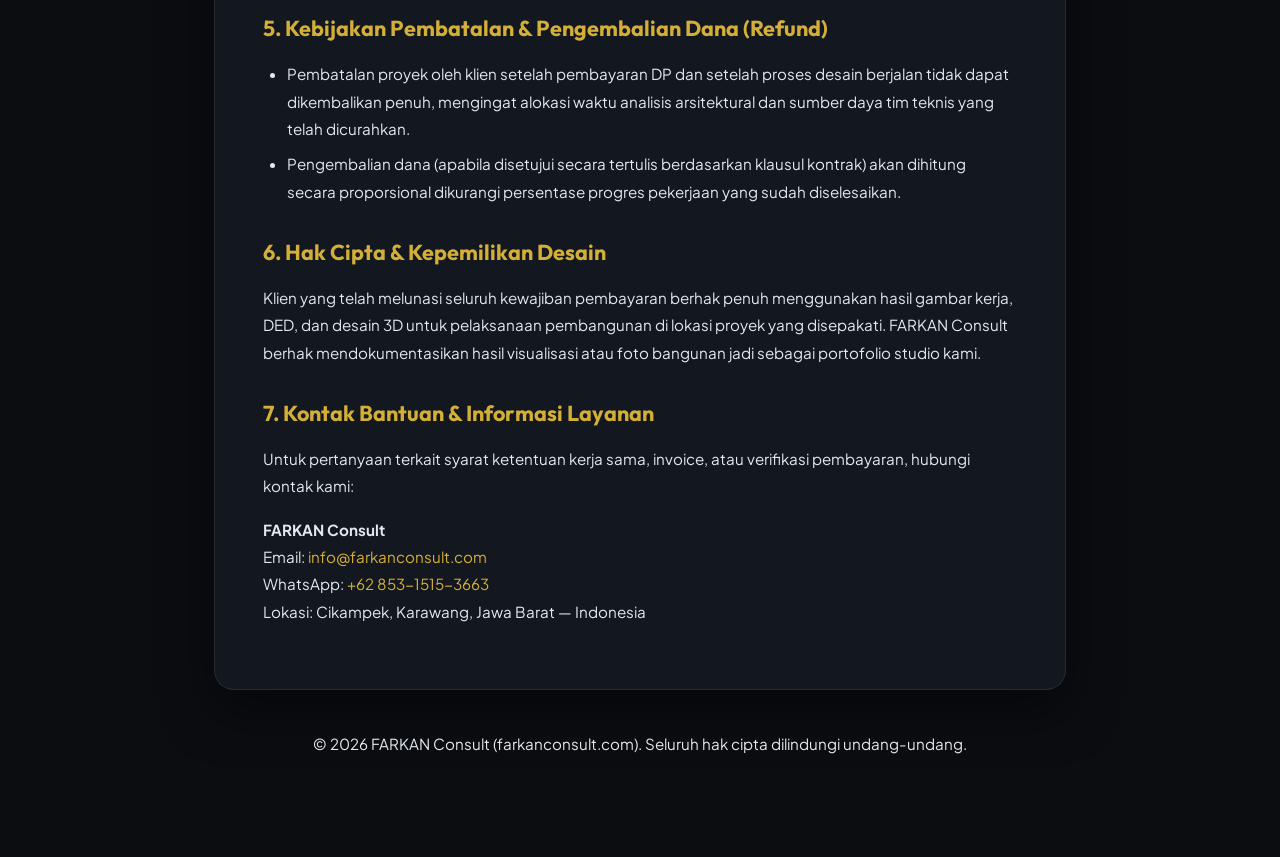
<file: terms.html>
<!DOCTYPE html>
<html lang="id">
<head>
  <meta charset="UTF-8">
  <meta name="viewport" content="width=device-width, initial-scale=1.0">
  <title>Syarat & Ketentuan Layanan — FARKAN Consult</title>
  <meta name="description" content="Syarat & Ketentuan Layanan resmi FARKAN Consult untuk pemesanan jasa arsitektur, desain interior, RAB, dan mekanisme transaksi pembayaran.">
  <link rel="icon" type="image/png" href="assets/images/farkan_logo.png">
  <link rel="preconnect" href="https://fonts.googleapis.com">
  <link rel="preconnect" href="https://fonts.gstatic.com" crossorigin>
  <link href="https://fonts.googleapis.com/css2?family=Outfit:wght@400;600;700;800&family=Plus+Jakarta+Sans:wght@400;500;600;700&display=swap" rel="stylesheet">
  <style>
    :root {
      --bg-primary: #0b0d11;
      --bg-secondary: #12151c;
      --bg-card: rgba(22, 26, 35, 0.85);
      --gold-primary: #d4af37;
      --gold-gradient: linear-gradient(135deg, #f5d77f 0%, #d4af37 50%, #aa820a 100%);
      --text-pure: #ffffff;
      --text-main: #e2e8f0;
      --text-muted: #94a3b8;
      --border-light: rgba(255, 255, 255, 0.08);
      --border-gold: rgba(212, 175, 55, 0.3);
      --font-heading: 'Outfit', sans-serif;
      --font-body: 'Plus Jakarta Sans', sans-serif;
    }
    * { margin: 0; padding: 0; box-sizing: border-box; }
    body {
      background-color: var(--bg-primary);
      color: var(--text-main);
      font-family: var(--font-body);
      line-height: 1.8;
      padding-bottom: 60px;
    }
    header {
      background: rgba(11, 13, 17, 0.95);
      backdrop-filter: blur(12px);
      border-bottom: 1px solid var(--border-light);
      position: sticky;
      top: 0;
      z-index: 100;
      padding: 16px 24px;
    }
    .header-container {
      max-width: 1000px;
      margin: 0 auto;
      display: flex;
      justify-content: space-between;
      align-items: center;
    }
    .brand-link {
      display: flex;
      align-items: center;
      gap: 12px;
      text-decoration: none;
      color: var(--text-pure);
      font-family: var(--font-heading);
      font-weight: 700;
      font-size: 1.25rem;
    }
    .brand-link img { height: 36px; width: auto; }
    .btn-back {
      background: rgba(212, 175, 55, 0.1);
      border: 1px solid var(--border-gold);
      color: var(--gold-primary);
      padding: 8px 18px;
      border-radius: 999px;
      text-decoration: none;
      font-size: 0.88rem;
      font-weight: 600;
      transition: all 0.3s ease;
    }
    .btn-back:hover {
      background: var(--gold-primary);
      color: #000;
    }
    .container {
      max-width: 900px;
      margin: 40px auto;
      padding: 0 24px;
    }
    .terms-card {
      background: var(--bg-card);
      border: 1px solid var(--border-light);
      border-radius: 20px;
      padding: 48px;
      box-shadow: 0 20px 50px rgba(0, 0, 0, 0.5);
    }
    .badge {
      display: inline-block;
      padding: 4px 14px;
      border-radius: 999px;
      font-size: 0.75rem;
      font-weight: 700;
      letter-spacing: 1px;
      text-transform: uppercase;
      background: rgba(212, 175, 55, 0.15);
      color: var(--gold-primary);
      border: 1px solid var(--border-gold);
      margin-bottom: 16px;
    }
    h1 {
      font-family: var(--font-heading);
      font-size: 2.25rem;
      color: var(--text-pure);
      margin-bottom: 12px;
    }
    .last-updated {
      font-size: 0.85rem;
      color: var(--text-muted);
      margin-bottom: 32px;
      padding-bottom: 24px;
      border-bottom: 1px solid var(--border-light);
    }
    h2 {
      font-family: var(--font-heading);
      font-size: 1.35rem;
      color: var(--gold-primary);
      margin: 28px 0 12px;
    }
    p, ul {
      margin-bottom: 16px;
      color: var(--text-main);
      font-size: 0.95rem;
    }
    ul { padding-left: 24px; }
    li { margin-bottom: 8px; }
    .highlight-box {
      margin: 24px 0;
      padding: 20px;
      border-radius: 12px;
      background: rgba(212, 175, 55, 0.08);
      border-left: 4px solid var(--gold-primary);
    }
    footer {
      text-align: center;
      margin-top: 40px;
      font-size: 0.85rem;
      color: var(--text-muted);
    }
    @media (max-width: 768px) {
      .terms-card { padding: 24px; }
      h1 { font-size: 1.75rem; }
    }
  </style>
</head>
<body>

  <header>
    <div class="header-container">
      <a href="index.html" class="brand-link">
        <img src="assets/images/farkan_logo.png" alt="FARKAN Logo">
        <span>FARKAN CONSULT</span>
      </a>
      <a href="index.html" class="btn-back">← Kembali ke Beranda</a>
    </div>
  </header>

  <div class="container">
    <div class="terms-card">
      <span class="badge">Ketentuan Transaksi & Layanan</span>
      <h1>Syarat & Ketentuan</h1>
      <p class="last-updated">Terakhir diperbarui: 20 Oktober 2026 | FARKAN Consult (farkanconsult.com)</p>

      <p>
        Ketentuan Layanan ini mengatur hubungan kerja sama antara <strong>FARKAN Consult</strong> ("Kami") dan Klien / Pengguna Layanan ("Anda") dalam pemanfaatan jasa konsultasi arsitektur, gambar kerja struktur sipil, desain interior, RAB, dan pengerjaan pembangunan.
      </p>

      <h2>1. Ruang Lingkup Layanan</h2>
      <p>Layanan yang disediakan oleh FARKAN Consult meliputi:</p>
      <ul>
        <li>Perencanaan Arsitektur (Konsep denah, fasad bangunan, dan gambar 3D).</li>
        <li>Desain Interior Mewah & Fungsional (Hunian pribadi, ruko, perkantoran, dan komersial).</li>
        <li>Perencanaan Struktur Teknik Sipil, Mekanikal, Elektrikal & Plumbing (MEP).</li>
        <li>Penyusunan Rencana Anggaran Biaya (RAB) dan Dokumen Gambar Kerja (DED).</li>
        <li>Jasa Pengawasan dan Pelaksanaan Konstruksi Bangunan.</li>
      </ul>

      <h2>2. Prosedur Pemesanan & Alur Konsultasi</h2>
      <ul>
        <li>Klien menghubungi FARKAN Consult melalui formulir website atau kontak resmi WhatsApp untuk menyampaikan kebutuhan dan luasan lahan/ruang.</li>
        <li>Tim kami menyusun penawaran harga (quotation) resmi berdasarkan cakupan pekerjaan yang diminta.</li>
        <li>Kesepakatan kerja dituangkan dalam Surat Perjanjian Kontrak Kerja Sama atau Invoice Resmi sebelum pengerjaan proyek dimulai.</li>
      </ul>

      <h2>3. Ketentuan Pembayaran & Payment Gateway</h2>
      <div class="highlight-box">
        <p style="margin: 0; font-weight: 600; color: var(--gold-primary);">
          Seluruh pembayaran resmi dilakukan melalui transfer rekening terverifikasi atas nama badan usaha resmi FARKAN Consult atau melalui gerbang pembayaran (Payment Gateway) resmi (QRIS, Virtual Account Bank) yang tercantum pada Invoice digital.
        </p>
      </div>
      <ul>
        <li><strong>Termin Pembayaran:</strong> Umumnya pembayaran dibagi ke dalam beberapa termin (Tahap Uang Muka / DP, Tahap Progres Gambar/Struktur, dan Tahap Pelunasan Final), kecuali ditentukan lain dalam kesepakatan tertulis.</li>
        <li><strong>Konfirmasi Otomatis:</strong> Pembayaran melalui channel QRIS atau Virtual Account Payment Gateway akan terkonfirmasi secara instan ke sistem invoice kami.</li>
        <li>Kami tidak bertanggung jawab atas pembayaran yang dilakukan ke rekening pribadi pihak ketiga di luar akun resmi yang tercantum di website atau invoice resmi farkanconsult.com.</li>
      </ul>

      <h2>4. Kebijakan Revisi Desain</h2>
      <p>
        FARKAN Consult memberikan kesempatan revisi minor pada setiap tahapan konsep (maksimal 2-3 kali revisi sesuai paket kontrak) untuk memastikan kepuasan klien. Revisi mayor yang merombak konsep total setelah gambar disetujui akan dikenakan biaya penyesuaian tersendiri.
      </p>

      <h2>5. Kebijakan Pembatalan & Pengembalian Dana (Refund)</h2>
      <ul>
        <li>Pembatalan proyek oleh klien setelah pembayaran DP dan setelah proses desain berjalan tidak dapat dikembalikan penuh, mengingat alokasi waktu analisis arsitektural dan sumber daya tim teknis yang telah dicurahkan.</li>
        <li>Pengembalian dana (apabila disetujui secara tertulis berdasarkan klausul kontrak) akan dihitung secara proporsional dikurangi persentase progres pekerjaan yang sudah diselesaikan.</li>
      </ul>

      <h2>6. Hak Cipta & Kepemilikan Desain</h2>
      <p>
        Klien yang telah melunasi seluruh kewajiban pembayaran berhak penuh menggunakan hasil gambar kerja, DED, dan desain 3D untuk pelaksanaan pembangunan di lokasi proyek yang disepakati. FARKAN Consult berhak mendokumentasikan hasil visualisasi atau foto bangunan jadi sebagai portofolio studio kami.
      </p>

      <h2>7. Kontak Bantuan & Informasi Layanan</h2>
      <p>
        Untuk pertanyaan terkait syarat ketentuan kerja sama, invoice, atau verifikasi pembayaran, hubungi kontak kami:
      </p>
      <p>
        <strong>FARKAN Consult</strong><br>
        Email: <a href="mailto:info@farkanconsult.com" style="color: var(--gold-primary); text-decoration: none;">info@farkanconsult.com</a><br>
        WhatsApp: <a href="https://wa.me/6285315153663" style="color: var(--gold-primary); text-decoration: none;">+62 853-1515-3663</a><br>
        Lokasi: Cikampek, Karawang, Jawa Barat — Indonesia
      </p>
    </div>

    <footer>
      <p>&copy; 2026 FARKAN Consult (farkanconsult.com). Seluruh hak cipta dilindungi undang-undang.</p>
    </footer>
  </div>

</body>
</html>
</file>
<file: assets/css/style.css>
/* ==========================================================================
   FARKAN CONSULTANT - ARCHITECTURE | SIPIL | INTERIOR
   Luxury Minimalist Architectural Design System
   Developed for Farkan Consult (https://farkanconsult.com)
   ========================================================================== */

@import url('https://fonts.googleapis.com/css2?family=Outfit:wght@300;400;500;600;700;800&family=Plus+Jakarta+Sans:wght@300;400;500;600;700&family=Space+Grotesk:wght@400;500;600;700&display=swap');

:root {
  /* Color Palette - Luxury Dark Architectural */
  --bg-primary: #0b0d11;
  --bg-secondary: #12151c;
  --bg-tertiary: #191d26;
  --bg-card: rgba(22, 26, 35, 0.75);
  --bg-card-hover: rgba(30, 36, 48, 0.9);
  
  /* Gold & Bronze Accent */
  --gold-primary: #d4af37;
  --gold-light: #f3e5ab;
  --gold-dark: #aa820a;
  --gold-gradient: linear-gradient(135deg, #f5d77f 0%, #d4af37 50%, #aa820a 100%);
  --gold-glow: rgba(212, 175, 55, 0.25);
  
  /* Text Colors */
  --text-pure: #ffffff;
  --text-main: #e2e8f0;
  --text-muted: #94a3b8;
  --text-dim: #64748b;
  
  /* Borders & Glass */
  --border-light: rgba(255, 255, 255, 0.08);
  --border-gold: rgba(212, 175, 55, 0.3);
  --border-gold-hover: rgba(212, 175, 55, 0.7);
  --glass-bg: rgba(15, 18, 24, 0.85);
  --glass-blur: blur(16px);
  
  /* Fonts */
  --font-heading: 'Outfit', sans-serif;
  --font-body: 'Plus Jakarta Sans', sans-serif;
  --font-tech: 'Space Grotesk', sans-serif;
  
  /* Transitions & Shadows */
  --transition-fast: 0.2s cubic-bezier(0.4, 0, 0.2, 1);
  --transition-normal: 0.35s cubic-bezier(0.4, 0, 0.2, 1);
  --transition-smooth: 0.5s cubic-bezier(0.16, 1, 0.3, 1);
  --shadow-subtle: 0 10px 30px rgba(0, 0, 0, 0.4);
  --shadow-gold: 0 12px 35px rgba(212, 175, 55, 0.15);
  --shadow-card: 0 20px 40px rgba(0, 0, 0, 0.6);
  
  --radius-sm: 8px;
  --radius-md: 14px;
  --radius-lg: 22px;
  --radius-full: 9999px;
}

/* Reset & Base Setup */
*, *::before, *::after {
  margin: 0;
  padding: 0;
  box-sizing: border-box;
}

html {
  scroll-behavior: smooth;
  font-size: 16px;
  background-color: var(--bg-primary);
  color: var(--text-main);
  font-family: var(--font-body);
}

body {
  overflow-x: hidden;
  line-height: 1.65;
  -webkit-font-smoothing: antialiased;
  -moz-osx-font-smoothing: grayscale;
  background-color: var(--bg-primary);
  position: relative;
}

/* Background Blueprint Architectural Grid Texture */
body::before {
  content: '';
  position: fixed;
  top: 0;
  left: 0;
  width: 100vw;
  height: 100vh;
  background-image: 
    linear-gradient(rgba(255, 255, 255, 0.015) 1px, transparent 1px),
    linear-gradient(90deg, rgba(255, 255, 255, 0.015) 1px, transparent 1px);
  background-size: 60px 60px;
  pointer-events: none;
  z-index: 0;
}

img {
  max-width: 100%;
  height: auto;
  display: block;
}

a {
  text-decoration: none;
  color: inherit;
  transition: var(--transition-fast);
}

ul {
  list-style: none;
}

button {
  font-family: inherit;
  cursor: pointer;
  border: none;
  outline: none;
  background: none;
}

/* Typography Utilities */
h1, h2, h3, h4, h5, h6 {
  font-family: var(--font-heading);
  color: var(--text-pure);
  font-weight: 700;
  line-height: 1.25;
  letter-spacing: -0.02em;
}

.text-gold {
  color: var(--gold-primary);
}

.text-gold-gradient {
  background: var(--gold-gradient);
  -webkit-background-clip: text;
  -webkit-text-fill-color: transparent;
}

.font-tech {
  font-family: var(--font-tech);
}

.container {
  width: 100%;
  max-width: 1280px;
  margin: 0 auto;
  padding: 0 1.5rem;
  position: relative;
  z-index: 1;
}

/* Top Notification / Contact Strip */
.topbar {
  background-color: #07080b;
  border-bottom: 1px solid var(--border-light);
  font-size: 0.825rem;
  color: var(--text-muted);
  padding: 0.5rem 0;
  position: relative;
  z-index: 100;
}

.topbar-content {
  display: flex;
  justify-content: space-between;
  align-items: center;
  flex-wrap: wrap;
  gap: 1rem;
}

.topbar-items {
  display: flex;
  align-items: center;
  gap: 1.5rem;
  flex-wrap: wrap;
}

.topbar-item {
  display: inline-flex;
  align-items: center;
  gap: 0.45rem;
  color: var(--text-muted);
  transition: var(--transition-fast);
}

.topbar-item:hover {
  color: var(--gold-primary);
}

.topbar-item svg {
  width: 14px;
  height: 14px;
  color: var(--gold-primary);
}

/* Main Navigation Header */
.header {
  position: sticky;
  top: 0;
  width: 100%;
  background: var(--glass-bg);
  backdrop-filter: var(--glass-blur);
  -webkit-backdrop-filter: var(--glass-blur);
  border-bottom: 1px solid var(--border-light);
  z-index: 99;
  transition: var(--transition-normal);
}

.header.scrolled {
  background: rgba(11, 13, 17, 0.96);
  box-shadow: 0 10px 30px rgba(0, 0, 0, 0.8);
  border-bottom-color: rgba(212, 175, 55, 0.15);
}

.navbar,
.header-container {
  display: flex;
  justify-content: space-between;
  align-items: center;
  height: 84px;
  gap: 1.5rem;
  transition: height var(--transition-fast);
}

.header.scrolled .navbar,
.header.scrolled .header-container {
  height: 72px;
}

/* Logo */
.logo {
  display: inline-flex;
  align-items: center;
  gap: 0.85rem;
  text-decoration: none;
  flex-shrink: 0;
  cursor: pointer;
}

.logo-img {
  width: 46px;
  height: 46px;
  border-radius: 50%;
  object-fit: cover;
  border: 1.5px solid var(--border-gold);
  box-shadow: 0 0 15px rgba(212, 175, 55, 0.25);
  transition: transform var(--transition-fast), box-shadow var(--transition-fast);
  background: #000;
  flex-shrink: 0;
}

.logo:hover .logo-img {
  transform: scale(1.06);
  box-shadow: 0 0 22px rgba(212, 175, 55, 0.45);
}

.logo-text {
  display: flex;
  flex-direction: column;
}

.logo-main {
  font-family: var(--font-heading);
  font-size: 1.5rem;
  font-weight: 800;
  letter-spacing: 0.12em;
  color: var(--text-pure);
  line-height: 1;
}

.logo-main span {
  color: var(--gold-primary);
}

.logo-sub {
  font-family: var(--font-tech);
  font-size: 0.64rem;
  letter-spacing: 0.16em;
  text-transform: uppercase;
  color: var(--gold-light);
  margin-top: 4px;
  font-weight: 600;
}

/* Nav Links */
.nav-menu {
  display: flex;
  align-items: center;
  gap: 1.5rem;
  margin-left: auto;
  margin-right: 1.25rem;
}

.nav-link {
  font-size: 0.9rem;
  font-weight: 500;
  color: var(--text-main);
  position: relative;
  padding: 0.45rem 0.15rem;
  letter-spacing: 0.015em;
  white-space: nowrap;
  transition: color var(--transition-fast);
}

.nav-link::after {
  content: '';
  position: absolute;
  bottom: 0;
  left: 0;
  width: 0;
  height: 2px;
  background: var(--gold-gradient);
  transition: width var(--transition-normal);
  border-radius: 2px;
}

.nav-link:hover, .nav-link.active {
  color: var(--gold-primary);
}

.nav-link:hover::after, .nav-link.active::after {
  width: 100%;
}

.nav-mobile-cta {
  display: none;
}

.nav-cta {
  display: flex;
  align-items: center;
  flex-shrink: 0;
}

/* Luxury WhatsApp Nav Button */
.btn-wa-nav {
  display: inline-flex;
  align-items: center;
  justify-content: center;
  gap: 0.55rem;
  background: var(--gold-gradient);
  color: #0b0d11;
  font-family: var(--font-heading);
  font-size: 0.85rem;
  font-weight: 700;
  padding: 0.58rem 1.2rem;
  border-radius: var(--radius-sm);
  box-shadow: 0 4px 18px rgba(212, 175, 55, 0.25);
  letter-spacing: 0.02em;
  white-space: nowrap;
  transition: all var(--transition-normal);
}

.btn-wa-nav svg {
  flex-shrink: 0;
  width: 17px;
  height: 17px;
  fill: currentColor;
  transition: transform var(--transition-fast);
}

.btn-wa-nav:hover {
  transform: translateY(-2px);
  box-shadow: 0 8px 24px rgba(212, 175, 55, 0.45);
  filter: brightness(1.08);
}

.btn-wa-nav:hover svg {
  transform: scale(1.15);
}

/* Button Styles */
.btn {
  display: inline-flex;
  align-items: center;
  justify-content: center;
  gap: 0.6rem;
  font-weight: 600;
  font-size: 0.925rem;
  padding: 0.75rem 1.6rem;
  border-radius: var(--radius-sm);
  transition: var(--transition-normal);
  letter-spacing: 0.02em;
}

.btn-gold {
  background: var(--gold-gradient);
  color: #0b0d11;
  box-shadow: var(--shadow-gold);
  font-weight: 700;
}

.btn-gold:hover {
  transform: translateY(-2px);
  box-shadow: 0 14px 28px rgba(212, 175, 55, 0.35);
  filter: brightness(1.08);
}

.btn-outline {
  background: rgba(255, 255, 255, 0.03);
  border: 1px solid var(--border-light);
  color: var(--text-pure);
  backdrop-filter: blur(8px);
}

.btn-outline:hover {
  border-color: var(--gold-primary);
  color: var(--gold-primary);
  background: rgba(212, 175, 55, 0.08);
  transform: translateY(-2px);
}

.btn-sm {
  padding: 0.5rem 1rem;
  font-size: 0.825rem;
}

.btn-lg {
  padding: 1rem 2.2rem;
  font-size: 1rem;
}

/* Mobile Toggle */
.menu-toggle {
  display: none;
  flex-direction: column;
  justify-content: space-between;
  width: 30px;
  height: 20px;
  cursor: pointer;
  z-index: 101;
}

.menu-toggle span {
  display: block;
  height: 2px;
  width: 100%;
  background-color: var(--text-pure);
  border-radius: 2px;
  transition: var(--transition-fast);
}

.menu-toggle.open span:nth-child(1) {
  transform: translateY(9px) rotate(45deg);
  background-color: var(--gold-primary);
}

.menu-toggle.open span:nth-child(2) {
  opacity: 0;
}

.menu-toggle.open span:nth-child(3) {
  transform: translateY(-9px) rotate(-45deg);
  background-color: var(--gold-primary);
}

/* Hero Section */
.hero {
  position: relative;
  min-height: 90vh;
  display: flex;
  align-items: center;
  padding: 5rem 0 6rem;
  overflow: hidden;
}

.hero-bg {
  position: absolute;
  top: 0;
  left: 0;
  width: 100%;
  height: 100%;
  background: url('../images/hero_bg.png') center/cover no-repeat;
  filter: brightness(0.32) contrast(1.15);
  z-index: -2;
  transform: scale(1.03);
  animation: heroZoom 24s infinite alternate ease-in-out;
}

@keyframes heroZoom {
  0% { transform: scale(1.0); }
  100% { transform: scale(1.08); }
}

.hero-overlay {
  position: absolute;
  top: 0;
  left: 0;
  width: 100%;
  height: 100%;
  background: radial-gradient(circle at center, rgba(11, 13, 17, 0.4) 0%, rgba(11, 13, 17, 0.95) 100%),
              linear-gradient(180deg, rgba(11, 13, 17, 0.6) 0%, #0b0d11 100%);
  z-index: -1;
}

.hero-grid {
  display: grid;
  grid-template-columns: 1.15fr 0.85fr;
  gap: 3.5rem;
  align-items: center;
}

.hero-badge {
  display: inline-flex;
  align-items: center;
  gap: 0.5rem;
  background: rgba(212, 175, 55, 0.1);
  border: 1px solid var(--border-gold);
  padding: 0.4rem 1rem;
  border-radius: var(--radius-full);
  font-family: var(--font-tech);
  font-size: 0.775rem;
  color: var(--gold-light);
  letter-spacing: 0.12em;
  text-transform: uppercase;
  margin-bottom: 1.5rem;
}

.hero-badge svg {
  width: 14px;
  height: 14px;
  color: var(--gold-primary);
}

.hero-title {
  font-size: 3.25rem;
  font-weight: 800;
  line-height: 1.15;
  margin-bottom: 1.25rem;
  color: var(--text-pure);
}

.hero-subtitle-tag {
  display: block;
  font-family: var(--font-tech);
  font-size: 1.15rem;
  letter-spacing: 0.25em;
  color: var(--gold-primary);
  font-weight: 600;
  text-transform: uppercase;
  margin-bottom: 1.25rem;
}

.hero-desc {
  font-size: 1.05rem;
  color: var(--text-muted);
  line-height: 1.8;
  margin-bottom: 2.25rem;
  max-width: 580px;
}

.hero-actions {
  display: flex;
  align-items: center;
  gap: 1.25rem;
  flex-wrap: wrap;
  margin-bottom: 3rem;
}

.hero-stats-strip {
  display: grid;
  grid-template-columns: repeat(4, 1fr);
  gap: 1.5rem;
  padding-top: 2rem;
  border-top: 1px solid var(--border-light);
}

.stat-item {
  display: flex;
  flex-direction: column;
}

.stat-number {
  font-family: var(--font-tech);
  font-size: 1.75rem;
  font-weight: 700;
  color: var(--gold-primary);
  line-height: 1.2;
}

.stat-label {
  font-size: 0.8rem;
  color: var(--text-dim);
  text-transform: uppercase;
  letter-spacing: 0.05em;
  margin-top: 2px;
}

/* Hero Showcase Carousel Slider - Silky Smooth Horizontal Track */
.hero-carousel-wrap {
  position: relative;
  border-radius: var(--radius-lg);
  overflow: hidden;
  border: 1px solid var(--border-gold);
  background: var(--bg-card);
  box-shadow: 0 25px 60px rgba(0, 0, 0, 0.7), var(--shadow-gold);
  backdrop-filter: var(--glass-blur);
  height: 480px;
  user-select: none;
}

.hero-slides-track {
  display: flex;
  width: 100%;
  height: 100%;
  transition: transform 0.85s cubic-bezier(0.25, 1, 0.5, 1);
  will-change: transform;
}

.hero-slide {
  flex: 0 0 100%;
  width: 100%;
  height: 100%;
  position: relative;
  overflow: hidden;
  cursor: pointer;
}

.hero-card-img {
  width: 100%;
  height: 100%;
  object-fit: cover;
  transform: scale(1);
  transition: transform 7s cubic-bezier(0.25, 1, 0.5, 1);
  will-change: transform;
}

.hero-slide.active .hero-card-img {
  transform: scale(1.08);
}

.hero-slide:hover .hero-card-img {
  transform: scale(1.12);
}

.hero-card-overlay {
  position: absolute;
  bottom: 0;
  left: 0;
  right: 0;
  padding: 2.25rem 2rem 2.5rem;
  background: linear-gradient(0deg, rgba(11, 13, 17, 0.98) 0%, rgba(11, 13, 17, 0.7) 60%, transparent 100%);
  display: flex;
  justify-content: space-between;
  align-items: flex-end;
  gap: 1rem;
  z-index: 3;
}

.hero-card-info {
  flex-grow: 1;
}

.hero-card-tag,
.hero-card-title,
.hero-card-loc,
.hero-card-btn {
  opacity: 0.85;
  transform: translateY(8px);
  transition: opacity 0.55s ease, transform 0.55s cubic-bezier(0.16, 1, 0.3, 1);
}

.hero-slide.active .hero-card-tag {
  opacity: 1;
  transform: translateY(0);
  transition-delay: 0.1s;
}

.hero-slide.active .hero-card-title {
  opacity: 1;
  transform: translateY(0);
  transition-delay: 0.18s;
}

.hero-slide.active .hero-card-loc {
  opacity: 1;
  transform: translateY(0);
  transition-delay: 0.26s;
}

.hero-slide.active .hero-card-btn {
  opacity: 1;
  transform: translateY(0);
  transition-delay: 0.3s;
}

.hero-card-tag {
  font-family: var(--font-tech);
  font-size: 0.75rem;
  color: var(--gold-primary);
  font-weight: 700;
  letter-spacing: 0.15em;
  text-transform: uppercase;
  margin-bottom: 0.35rem;
  display: inline-block;
}

.hero-card-title {
  font-size: 1.25rem;
  font-weight: 700;
  color: var(--text-pure);
  line-height: 1.3;
  margin-bottom: 0.25rem;
}

.hero-card-loc {
  font-size: 0.825rem;
  color: var(--text-muted);
}

.hero-card-btn {
  flex-shrink: 0;
  transition: all var(--transition-fast);
}

.hero-slide:hover .hero-card-btn {
  transform: translateY(-2px);
  box-shadow: 0 4px 15px rgba(212, 175, 55, 0.4);
}

/* Carousel Navigation & Dots */
.hero-carousel-nav {
  position: absolute;
  top: 1.25rem;
  right: 1.25rem;
  display: flex;
  align-items: center;
  gap: 0.5rem;
  background: rgba(11, 13, 17, 0.8);
  border: 1px solid var(--border-light);
  border-radius: var(--radius-full);
  padding: 0.35rem 0.65rem;
  backdrop-filter: blur(8px);
  z-index: 5;
}

.hero-nav-btn {
  width: 26px;
  height: 26px;
  border-radius: 50%;
  background: rgba(255, 255, 255, 0.08);
  border: 1px solid var(--border-light);
  color: var(--text-pure);
  display: flex;
  align-items: center;
  justify-content: center;
  cursor: pointer;
  transition: all var(--transition-fast);
}

.hero-nav-btn:hover {
  background: var(--gold-primary);
  color: #0b0d11;
  border-color: var(--gold-primary);
}

.hero-nav-btn svg {
  width: 14px;
  height: 14px;
}

.hero-dots-wrap {
  display: flex;
  align-items: center;
  gap: 0.35rem;
  padding: 0 0.25rem;
}

.hero-dot {
  width: 7px;
  height: 7px;
  border-radius: 50%;
  background: rgba(255, 255, 255, 0.3);
  cursor: pointer;
  transition: all 0.3s ease;
}

.hero-dot.active {
  width: 18px;
  border-radius: var(--radius-full);
  background: var(--gold-gradient);
  box-shadow: 0 0 8px rgba(212, 175, 55, 0.6);
}

/* Progress bar at bottom of card */
.hero-progress-bar-wrap {
  position: absolute;
  bottom: 0;
  left: 0;
  width: 100%;
  height: 3px;
  background: rgba(255, 255, 255, 0.1);
  z-index: 6;
}

.hero-progress-bar {
  width: 0%;
  height: 100%;
  background: var(--gold-gradient);
  transition: width 0.05s linear;
}

/* Section Header Shared */
.section {
  padding: 6.5rem 0;
  position: relative;
}

.section-dark {
  background-color: var(--bg-secondary);
}

.section-header {
  text-align: center;
  max-width: 720px;
  margin: 0 auto 4rem;
}

.section-tag {
  display: inline-block;
  font-family: var(--font-tech);
  font-size: 0.8rem;
  font-weight: 600;
  letter-spacing: 0.22em;
  color: var(--gold-primary);
  text-transform: uppercase;
  margin-bottom: 0.75rem;
  position: relative;
}

.section-tag::before, .section-tag::after {
  content: '—';
  margin: 0 0.5rem;
  color: var(--gold-dark);
}

.section-title {
  font-size: 2.35rem;
  color: var(--text-pure);
  margin-bottom: 1rem;
}

.section-desc {
  font-size: 1rem;
  color: var(--text-muted);
  line-height: 1.75;
}

/* About Section */
.about-grid {
  display: grid;
  grid-template-columns: 1fr 1fr;
  gap: 4rem;
  align-items: center;
}

.about-visual {
  position: relative;
}

.about-main-img {
  border-radius: var(--radius-lg);
  overflow: hidden;
  border: 1px solid var(--border-light);
  box-shadow: var(--shadow-card);
  height: 520px;
}

.about-main-img img {
  width: 100%;
  height: 100%;
  object-fit: cover;
}

.about-float-card {
  position: absolute;
  bottom: -25px;
  right: -25px;
  background: var(--glass-bg);
  border: 1px solid var(--border-gold);
  border-radius: var(--radius-md);
  padding: 1.25rem 1.5rem;
  backdrop-filter: var(--glass-blur);
  box-shadow: var(--shadow-card);
  display: flex;
  align-items: center;
  gap: 1rem;
  max-width: 260px;
}

.about-avatar {
  width: 54px;
  height: 54px;
  border-radius: 50%;
  border: 2px solid var(--gold-primary);
  object-fit: cover;
}

.about-avatar-info h5 {
  font-size: 0.95rem;
  margin-bottom: 2px;
}

.about-avatar-info p {
  font-size: 0.75rem;
  color: var(--gold-primary);
  font-family: var(--font-tech);
  text-transform: uppercase;
}

.about-content h3 {
  font-size: 1.85rem;
  margin-bottom: 1.25rem;
}

.about-text {
  color: var(--text-muted);
  margin-bottom: 1.25rem;
  font-size: 0.975rem;
  line-height: 1.8;
}

.about-features {
  display: grid;
  grid-template-columns: 1fr 1fr;
  gap: 1.25rem;
  margin: 2rem 0;
}

.feature-pill {
  display: flex;
  align-items: center;
  gap: 0.75rem;
  background: rgba(255, 255, 255, 0.02);
  border: 1px solid var(--border-light);
  padding: 0.75rem 1rem;
  border-radius: var(--radius-sm);
  font-size: 0.875rem;
  font-weight: 550;
  color: var(--text-main);
}

.feature-pill svg {
  width: 18px;
  height: 18px;
  color: var(--gold-primary);
  flex-shrink: 0;
}

/* Services Section */
.services-grid {
  display: grid;
  grid-template-columns: repeat(3, 1fr);
  gap: 2rem;
}

.service-card {
  background: var(--bg-card);
  border: 1px solid var(--border-light);
  border-radius: var(--radius-lg);
  padding: 2.5rem 2rem;
  transition: var(--transition-normal);
  display: flex;
  flex-direction: column;
  position: relative;
  overflow: hidden;
}

.service-card::before {
  content: '';
  position: absolute;
  top: 0;
  left: 0;
  width: 100%;
  height: 3px;
  background: var(--gold-gradient);
  opacity: 0;
  transition: opacity var(--transition-normal);
}

.service-card:hover {
  transform: translateY(-8px);
  border-color: var(--border-gold);
  background: var(--bg-card-hover);
  box-shadow: var(--shadow-gold);
}

.service-card:hover::before {
  opacity: 1;
}

.service-icon-wrap {
  width: 64px;
  height: 64px;
  border-radius: var(--radius-md);
  background: rgba(212, 175, 55, 0.1);
  border: 1px solid var(--border-gold);
  display: flex;
  align-items: center;
  justify-content: center;
  margin-bottom: 1.75rem;
  color: var(--gold-primary);
}

.service-icon-wrap svg {
  width: 32px;
  height: 32px;
}

.service-num {
  position: absolute;
  top: 2rem;
  right: 2rem;
  font-family: var(--font-tech);
  font-size: 2.25rem;
  font-weight: 700;
  color: rgba(255, 255, 255, 0.05);
}

.service-title {
  font-size: 1.45rem;
  margin-bottom: 1rem;
}

.service-desc {
  font-size: 0.925rem;
  color: var(--text-muted);
  margin-bottom: 1.5rem;
  line-height: 1.7;
}

.service-list {
  margin-top: auto;
  padding-top: 1.25rem;
  border-top: 1px solid var(--border-light);
  display: flex;
  flex-direction: column;
  gap: 0.6rem;
}

.service-list-item {
  display: flex;
  align-items: center;
  gap: 0.6rem;
  font-size: 0.85rem;
  color: var(--text-main);
}

.service-list-item svg {
  width: 14px;
  height: 14px;
  color: var(--gold-primary);
  flex-shrink: 0;
}

/* 7 Workflow Steps Section */
.workflow-grid {
  display: grid;
  grid-template-columns: repeat(auto-fit, minmax(280px, 1fr));
  gap: 1.5rem;
  position: relative;
}

.step-card {
  background: var(--bg-card);
  border: 1px solid var(--border-light);
  border-radius: var(--radius-md);
  padding: 1.75rem;
  position: relative;
  transition: var(--transition-normal);
}

.step-card:hover {
  border-color: var(--gold-primary);
  background: var(--bg-card-hover);
  transform: translateY(-4px);
}

.step-header {
  display: flex;
  justify-content: space-between;
  align-items: center;
  margin-bottom: 1rem;
}

.step-badge {
  font-family: var(--font-tech);
  font-size: 1.25rem;
  font-weight: 700;
  color: var(--gold-primary);
  background: rgba(212, 175, 55, 0.12);
  width: 44px;
  height: 44px;
  border-radius: 50%;
  display: flex;
  align-items: center;
  justify-content: center;
  border: 1px solid var(--border-gold);
}

.step-icon svg {
  width: 20px;
  height: 20px;
  color: var(--text-dim);
}

.step-title {
  font-size: 1.15rem;
  margin-bottom: 0.5rem;
}

.step-desc {
  font-size: 0.875rem;
  color: var(--text-muted);
  line-height: 1.6;
}

/* Portfolio Section */
.portfolio-filter {
  display: flex;
  justify-content: center;
  align-items: center;
  gap: 0.75rem;
  flex-wrap: wrap;
  margin-bottom: 3rem;
}

.filter-btn {
  font-family: var(--font-tech);
  font-size: 0.85rem;
  font-weight: 600;
  letter-spacing: 0.05em;
  padding: 0.6rem 1.4rem;
  border-radius: var(--radius-full);
  border: 1px solid var(--border-light);
  background: rgba(255, 255, 255, 0.02);
  color: var(--text-muted);
  transition: var(--transition-fast);
}

.filter-btn:hover, .filter-btn.active {
  background: var(--gold-gradient);
  color: #0b0d11;
  border-color: var(--gold-primary);
  box-shadow: 0 4px 15px rgba(212, 175, 55, 0.25);
  font-weight: 700;
}

.portfolio-grid {
  display: grid;
  grid-template-columns: repeat(3, 1fr);
  gap: 2rem;
}

.portfolio-item {
  background: var(--bg-card);
  border: 1px solid var(--border-light);
  border-radius: var(--radius-lg);
  overflow: hidden;
  transition: transform var(--transition-normal), border-color var(--transition-normal), box-shadow var(--transition-normal), opacity 0.3s ease;
  cursor: pointer;
  display: flex;
  flex-direction: column;
}

.portfolio-item.is-hidden {
  display: none !important;
}

.portfolio-item:hover {
  transform: translateY(-8px);
  border-color: var(--border-gold);
  box-shadow: var(--shadow-card);
}

.portfolio-thumb {
  position: relative;
  height: 280px;
  overflow: hidden;
}

.portfolio-thumb img {
  width: 100%;
  height: 100%;
  object-fit: cover;
  transition: transform 0.6s ease;
}

.portfolio-item:hover .portfolio-thumb img {
  transform: scale(1.08);
}

.portfolio-category-tag {
  position: absolute;
  top: 1rem;
  left: 1rem;
  background: rgba(11, 13, 17, 0.85);
  border: 1px solid var(--border-gold);
  color: var(--gold-light);
  font-family: var(--font-tech);
  font-size: 0.725rem;
  text-transform: uppercase;
  letter-spacing: 0.1em;
  padding: 0.3rem 0.75rem;
  border-radius: var(--radius-full);
  backdrop-filter: blur(8px);
  z-index: 2;
}

.portfolio-badge-new {
  position: absolute;
  top: 1rem;
  right: 1rem;
  background: var(--gold-gradient);
  color: #0b0d11;
  font-family: var(--font-tech);
  font-size: 0.7rem;
  font-weight: 700;
  text-transform: uppercase;
  letter-spacing: 0.1em;
  padding: 0.3rem 0.75rem;
  border-radius: var(--radius-full);
  box-shadow: 0 4px 12px rgba(212, 175, 55, 0.4);
  z-index: 2;
}

.portfolio-load-more-wrap {
  display: flex;
  justify-content: center;
  align-items: center;
  margin-top: 3.5rem;
  width: 100%;
}

.btn-load-more {
  padding: 0.95rem 2.4rem;
  font-size: 0.95rem;
  border-radius: var(--radius-full);
  box-shadow: 0 6px 25px rgba(212, 175, 55, 0.3);
  display: inline-flex;
  align-items: center;
  gap: 0.65rem;
  font-weight: 700;
  transition: all var(--transition-normal);
}

.btn-load-more:hover {
  transform: translateY(-3px) scale(1.02);
  box-shadow: 0 10px 30px rgba(212, 175, 55, 0.5);
}

.portfolio-loaded-notice {
  display: flex;
  flex-direction: column;
  align-items: center;
  justify-content: center;
  gap: 1rem;
  padding: 1rem 2rem;
  background: rgba(22, 26, 35, 0.85);
  border: 1px solid var(--border-gold);
  border-radius: var(--radius-full);
  backdrop-filter: blur(12px);
  box-shadow: 0 10px 30px rgba(0, 0, 0, 0.5);
  animation: fadeInNotice 0.4s cubic-bezier(0.16, 1, 0.3, 1) forwards;
}

@media (min-width: 640px) {
  .portfolio-loaded-notice {
    flex-direction: row;
    gap: 1.5rem;
  }
}

@keyframes fadeInNotice {
  0% { opacity: 0; transform: translateY(15px); }
  100% { opacity: 1; transform: translateY(0); }
}

.notice-badge {
  font-family: var(--font-tech);
  font-size: 0.875rem;
  color: var(--gold-light);
  font-weight: 600;
  letter-spacing: 0.03em;
  display: flex;
  align-items: center;
  gap: 0.5rem;
}

.btn-collapse-catalog {
  display: inline-flex;
  align-items: center;
  gap: 0.45rem;
  padding: 0.5rem 1.25rem;
  font-family: var(--font-tech);
  font-size: 0.825rem;
  font-weight: 600;
  color: var(--text-pure);
  background: rgba(255, 255, 255, 0.06);
  border: 1px solid var(--border-light);
  border-radius: var(--radius-full);
  cursor: pointer;
  transition: all var(--transition-fast);
}

.btn-collapse-catalog:hover {
  background: var(--gold-gradient);
  color: #0b0d11;
  border-color: var(--gold-primary);
  box-shadow: 0 4px 15px rgba(212, 175, 55, 0.3);
}

.btn-collapse-catalog svg {
  color: var(--gold-primary);
  transition: transform var(--transition-fast);
}

.btn-collapse-catalog:hover svg {
  color: #0b0d11;
}

.portfolio-body {
  padding: 1.5rem;
  display: flex;
  flex-direction: column;
  flex-grow: 1;
}

.portfolio-loc {
  display: flex;
  align-items: center;
  gap: 0.4rem;
  font-size: 0.8rem;
  color: var(--gold-primary);
  margin-bottom: 0.5rem;
  font-family: var(--font-tech);
}

.portfolio-loc svg {
  width: 14px;
  height: 14px;
}

.portfolio-title {
  font-size: 1.25rem;
  margin-bottom: 0.65rem;
}

.portfolio-excerpt {
  font-size: 0.875rem;
  color: var(--text-muted);
  line-height: 1.6;
  margin-bottom: 1.25rem;
  display: -webkit-box;
  -webkit-line-clamp: 3;
  -webkit-box-orient: vertical;
  overflow: hidden;
}

.portfolio-footer {
  margin-top: auto;
  display: flex;
  justify-content: space-between;
  align-items: center;
  padding-top: 1rem;
  border-top: 1px solid var(--border-light);
}

.portfolio-link-btn {
  display: inline-flex;
  align-items: center;
  gap: 0.4rem;
  font-size: 0.85rem;
  font-weight: 600;
  color: var(--gold-primary);
}

.portfolio-link-btn svg {
  width: 14px;
  height: 14px;
  transition: transform var(--transition-fast);
}

.portfolio-item:hover .portfolio-link-btn svg {
  transform: translateX(4px);
}

/* Interactive Modal / Lightbox */
.modal-backdrop {
  position: fixed;
  top: 0;
  left: 0;
  width: 100%;
  height: 100%;
  background: rgba(0, 0, 0, 0.85);
  backdrop-filter: blur(12px);
  z-index: 999;
  display: none;
  align-items: center;
  justify-content: center;
  padding: 1.5rem;
  opacity: 0;
  transition: opacity var(--transition-normal);
}

.modal-backdrop.open {
  display: flex;
  opacity: 1;
}

.modal-dialog {
  background: var(--bg-secondary);
  border: 1px solid var(--border-gold);
  border-radius: var(--radius-lg);
  max-width: 960px;
  width: 100%;
  max-height: 90vh;
  overflow-y: auto;
  position: relative;
  box-shadow: 0 25px 60px rgba(0, 0, 0, 0.9);
  animation: modalScale 0.35s cubic-bezier(0.16, 1, 0.3, 1);
}

@keyframes modalScale {
  0% { transform: scale(0.92); opacity: 0; }
  100% { transform: scale(1); opacity: 1; }
}

.modal-close {
  position: absolute;
  top: 1.25rem;
  right: 1.25rem;
  width: 38px;
  height: 38px;
  background: rgba(255, 255, 255, 0.08);
  border-radius: 50%;
  display: flex;
  align-items: center;
  justify-content: center;
  color: var(--text-pure);
  cursor: pointer;
  z-index: 10;
  transition: var(--transition-fast);
}

.modal-close:hover {
  background: var(--gold-primary);
  color: #0b0d11;
}

.modal-body {
  padding: 2.5rem;
}

.modal-gallery-main {
  width: 100%;
  height: 420px;
  border-radius: var(--radius-md);
  overflow: hidden;
  margin-bottom: 1rem;
  border: 1px solid var(--border-light);
}

.modal-gallery-main img {
  width: 100%;
  height: 100%;
  object-fit: cover;
}

.modal-thumbs {
  display: flex;
  gap: 0.75rem;
  overflow-x: auto;
  padding-bottom: 0.5rem;
  margin-bottom: 2rem;
}

.modal-thumb-item {
  width: 80px;
  height: 60px;
  border-radius: var(--radius-sm);
  overflow: hidden;
  border: 2px solid transparent;
  cursor: pointer;
  flex-shrink: 0;
  opacity: 0.6;
  transition: var(--transition-fast);
}

.modal-thumb-item.active, .modal-thumb-item:hover {
  border-color: var(--gold-primary);
  opacity: 1;
}

.modal-thumb-item img {
  width: 100%;
  height: 100%;
  object-fit: cover;
}

.modal-header-info {
  margin-bottom: 1.5rem;
}

.modal-tag {
  font-family: var(--font-tech);
  font-size: 0.8rem;
  color: var(--gold-primary);
  text-transform: uppercase;
  letter-spacing: 0.15em;
  margin-bottom: 0.35rem;
}

.modal-title {
  font-size: 1.85rem;
  margin-bottom: 0.75rem;
}

.modal-meta-grid {
  display: grid;
  grid-template-columns: repeat(auto-fit, minmax(180px, 1fr));
  gap: 1rem;
  background: rgba(255, 255, 255, 0.02);
  border: 1px solid var(--border-light);
  border-radius: var(--radius-md);
  padding: 1rem 1.25rem;
  margin-bottom: 1.75rem;
}

.meta-item-label {
  font-size: 0.75rem;
  color: var(--text-dim);
  text-transform: uppercase;
}

.meta-item-val {
  font-size: 0.925rem;
  font-weight: 600;
  color: var(--text-pure);
}

.modal-description {
  color: var(--text-muted);
  line-height: 1.85;
  font-size: 0.95rem;
  margin-bottom: 2rem;
  white-space: pre-line;
}

/* Why Choose Us Section */
.why-grid {
  display: grid;
  grid-template-columns: repeat(4, 1fr);
  gap: 1.5rem;
}

.why-card {
  background: var(--bg-card);
  border: 1px solid var(--border-light);
  border-radius: var(--radius-md);
  padding: 2rem 1.5rem;
  text-align: center;
  transition: var(--transition-normal);
}

.why-card:hover {
  border-color: var(--gold-primary);
  transform: translateY(-5px);
  background: var(--bg-card-hover);
}

.why-icon {
  width: 56px;
  height: 56px;
  margin: 0 auto 1.25rem;
  border-radius: 50%;
  background: rgba(212, 175, 55, 0.1);
  border: 1px solid var(--border-gold);
  display: flex;
  align-items: center;
  justify-content: center;
  color: var(--gold-primary);
}

.why-icon svg {
  width: 26px;
  height: 26px;
}

.why-title {
  font-size: 1.15rem;
  margin-bottom: 0.6rem;
}

.why-desc {
  font-size: 0.85rem;
  color: var(--text-muted);
  line-height: 1.6;
}

/* Contact & Consultation Form */
.contact-grid {
  display: grid;
  grid-template-columns: 1fr 1.1fr;
  gap: 3.5rem;
}

.contact-info-card {
  background: var(--bg-card);
  border: 1px solid var(--border-light);
  border-radius: var(--radius-lg);
  padding: 2.5rem;
  display: flex;
  flex-direction: column;
  gap: 2rem;
}

.contact-item {
  display: flex;
  gap: 1.25rem;
}

.contact-item-icon {
  width: 48px;
  height: 48px;
  border-radius: var(--radius-sm);
  background: rgba(212, 175, 55, 0.1);
  border: 1px solid var(--border-gold);
  display: flex;
  align-items: center;
  justify-content: center;
  color: var(--gold-primary);
  flex-shrink: 0;
}

.contact-item-icon svg {
  width: 22px;
  height: 22px;
}

.contact-item-content h4 {
  font-size: 1.05rem;
  margin-bottom: 0.25rem;
}

.contact-item-content p, .contact-item-content a {
  font-size: 0.9rem;
  color: var(--text-muted);
}

.contact-item-content a:hover {
  color: var(--gold-primary);
}

.map-embed {
  border-radius: var(--radius-md);
  overflow: hidden;
  border: 1px solid var(--border-light);
  height: 180px;
  margin-top: 0.5rem;
}

.map-embed iframe {
  width: 100%;
  height: 100%;
  border: 0;
}

/* Consultation Form */
.form-card {
  background: var(--bg-card);
  border: 1px solid var(--border-gold);
  border-radius: var(--radius-lg);
  padding: 2.5rem;
  box-shadow: var(--shadow-gold);
}

.form-title {
  font-size: 1.65rem;
  margin-bottom: 0.5rem;
}

.form-subtitle {
  font-size: 0.9rem;
  color: var(--text-muted);
  margin-bottom: 1.75rem;
}

.form-group {
  margin-bottom: 1.25rem;
}

.form-label {
  display: block;
  font-size: 0.85rem;
  font-weight: 600;
  color: var(--text-main);
  margin-bottom: 0.45rem;
}

.form-input, .form-select, .form-textarea {
  width: 100%;
  background: rgba(11, 13, 17, 0.7);
  border: 1px solid var(--border-light);
  border-radius: var(--radius-sm);
  padding: 0.85rem 1.1rem;
  color: var(--text-pure);
  font-family: inherit;
  font-size: 0.925rem;
  transition: var(--transition-fast);
}

.form-input:focus, .form-select:focus, .form-textarea:focus {
  border-color: var(--gold-primary);
  outline: none;
  background: rgba(11, 13, 17, 0.95);
  box-shadow: 0 0 0 3px rgba(212, 175, 55, 0.15);
}

.form-textarea {
  min-height: 110px;
  resize: vertical;
}

/* Footer */
.footer {
  background: #06070a;
  border-top: 1px solid var(--border-light);
  padding: 4.5rem 0 2rem;
  position: relative;
  z-index: 1;
}

.footer-grid {
  display: grid;
  grid-template-columns: 1.5fr 1fr 1fr 1.2fr;
  gap: 3rem;
  margin-bottom: 3.5rem;
}

.footer-brand p {
  color: var(--text-muted);
  font-size: 0.9rem;
  line-height: 1.75;
  margin-top: 1rem;
  max-width: 320px;
}

.footer-col h4 {
  font-size: 1.05rem;
  margin-bottom: 1.25rem;
  color: var(--text-pure);
  position: relative;
  padding-bottom: 0.5rem;
}

.footer-col h4::after {
  content: '';
  position: absolute;
  bottom: 0;
  left: 0;
  width: 25px;
  height: 2px;
  background: var(--gold-primary);
}

.footer-links {
  display: flex;
  flex-direction: column;
  gap: 0.65rem;
}

.footer-links a {
  font-size: 0.875rem;
  color: var(--text-muted);
  transition: var(--transition-fast);
}

.footer-links a:hover {
  color: var(--gold-primary);
  padding-left: 4px;
}

.footer-bottom {
  padding-top: 2rem;
  border-top: 1px solid rgba(255, 255, 255, 0.05);
  display: flex;
  justify-content: space-between;
  align-items: center;
  flex-wrap: wrap;
  gap: 1rem;
  font-size: 0.825rem;
  color: var(--text-dim);
}

/* ==========================================================================
   Customer Feedback & Satisfaction Survey
   ========================================================================== */
.feedback-container {
  max-width: 780px;
  margin: 0 auto;
  background: var(--bg-card);
  border: 1px solid var(--border-gold);
  border-radius: var(--radius-lg);
  padding: 2.5rem;
  box-shadow: var(--shadow-gold);
}

.feedback-grid-row {
  display: grid;
  grid-template-columns: 1fr 1fr;
  gap: 1.5rem;
  margin-bottom: 1.25rem;
}

.rating-stars-wrap {
  display: flex;
  align-items: center;
  gap: 0.5rem;
  flex-wrap: wrap;
  padding: 0.5rem 0;
}

.rating-star-btn {
  font-size: 2rem;
  line-height: 1;
  color: #ffc107;
  transition: transform var(--transition-fast), color var(--transition-fast), text-shadow var(--transition-fast);
  padding: 0.2rem 0.35rem;
  border-radius: 4px;
}

.rating-star-btn:hover {
  transform: scale(1.25) !important;
}

.rating-label-text {
  font-family: var(--font-tech);
  font-size: 0.9rem;
  color: var(--gold-light);
  font-weight: 600;
  margin-left: 0.75rem;
}

/* Review Success & Google Maps Booster Modal */
.success-modal-dialog {
  max-width: 520px;
  text-align: center;
  padding: 2.5rem 2rem 2rem;
}

.success-badge-icon {
  width: 76px;
  height: 76px;
  border-radius: 50%;
  background: rgba(212, 175, 55, 0.15);
  border: 2px solid var(--gold-primary);
  display: flex;
  align-items: center;
  justify-content: center;
  margin: 0 auto 1.5rem;
  color: var(--gold-primary);
  box-shadow: 0 0 30px rgba(212, 175, 55, 0.3);
  animation: pulseSuccess 2s infinite ease-in-out;
}

@keyframes pulseSuccess {
  0% { box-shadow: 0 0 0 0 rgba(212, 175, 55, 0.4); }
  70% { box-shadow: 0 0 0 16px rgba(212, 175, 55, 0); }
  100% { box-shadow: 0 0 0 0 rgba(212, 175, 55, 0); }
}

.success-title {
  font-size: 1.5rem;
  margin-bottom: 0.5rem;
  color: var(--text-pure);
}

.success-desc {
  font-size: 0.925rem;
  color: var(--text-muted);
  line-height: 1.65;
  margin-bottom: 1.5rem;
}

.copy-notice-box {
  display: flex;
  align-items: flex-start;
  gap: 0.85rem;
  background: rgba(37, 211, 102, 0.08);
  border: 1px dashed rgba(37, 211, 102, 0.4);
  border-radius: var(--radius-sm);
  padding: 1rem 1.15rem;
  font-size: 0.85rem;
  color: var(--text-main);
  text-align: left;
  line-height: 1.5;
  margin-bottom: 1.5rem;
}

.copy-notice-box svg {
  width: 24px;
  height: 24px;
  color: #25d366;
  flex-shrink: 0;
  margin-top: 2px;
}

.btn-gmaps {
  display: flex;
  align-items: center;
  justify-content: center;
  gap: 0.6rem;
  background: #ea4335;
  background: linear-gradient(135deg, #ea4335, #d93025);
  color: #ffffff;
  font-weight: 700;
  font-size: 0.95rem;
  padding: 0.95rem 1.5rem;
  border-radius: var(--radius-sm);
  box-shadow: 0 6px 20px rgba(234, 67, 53, 0.35);
  margin-bottom: 0.85rem;
  width: 100%;
  transition: all var(--transition-normal);
}

.btn-gmaps:hover {
  transform: translateY(-2px);
  box-shadow: 0 10px 25px rgba(234, 67, 53, 0.5);
  filter: brightness(1.1);
  color: #ffffff;
}

/* Nav Backdrop */
.nav-backdrop {
  position: fixed;
  top: 0;
  left: 0;
  width: 100vw;
  height: 100vh;
  background: rgba(0, 0, 0, 0.7);
  backdrop-filter: blur(6px);
  -webkit-backdrop-filter: blur(6px);
  z-index: 98;
  opacity: 0;
  pointer-events: none;
  transition: opacity var(--transition-normal);
}

.nav-backdrop.open {
  opacity: 1;
  pointer-events: auto;
}

/* Floating WhatsApp Button */
.wa-float {
  position: fixed;
  bottom: 30px;
  right: 30px;
  width: 60px;
  height: 60px;
  background: #25d366;
  color: white;
  border-radius: 50%;
  display: flex;
  align-items: center;
  justify-content: center;
  box-shadow: 0 10px 25px rgba(37, 211, 102, 0.4);
  z-index: 90;
  transition: var(--transition-normal);
}

.wa-float:hover {
  transform: scale(1.1) translateY(-4px);
  box-shadow: 0 14px 30px rgba(37, 211, 102, 0.6);
}

.wa-float svg {
  width: 34px;
  height: 34px;
}

.wa-float-pulse {
  position: absolute;
  top: 0;
  left: 0;
  width: 100%;
  height: 100%;
  border-radius: 50%;
  background: #25d366;
  opacity: 0.6;
  animation: waPulse 2s infinite ease-out;
  z-index: -1;
}

@keyframes waPulse {
  0% { transform: scale(1); opacity: 0.6; }
  100% { transform: scale(1.6); opacity: 0; }
}

/* Responsive Media Queries */
@media (max-width: 1200px) {
  .nav-menu {
    gap: 1.1rem;
    margin-right: 0.75rem;
  }
  .nav-link {
    font-size: 0.84rem;
  }
  .btn-wa-nav {
    padding: 0.5rem 0.95rem;
    font-size: 0.8rem;
  }
}

@media (max-width: 1024px) {
  .hero-grid, .about-grid, .contact-grid {
    grid-template-columns: 1fr;
    gap: 3rem;
  }
  .services-grid, .portfolio-grid {
    grid-template-columns: repeat(2, 1fr);
  }
  .why-grid {
    grid-template-columns: repeat(2, 1fr);
  }
  .footer-grid {
    grid-template-columns: repeat(2, 1fr);
  }
}

@media (max-width: 991px) {
  .topbar { display: none; }
  .menu-toggle { display: flex; }
  
  .nav-menu {
    position: fixed;
    top: 0;
    right: -100%;
    width: 82%;
    max-width: 340px;
    height: 100vh;
    background: #0d0f14;
    flex-direction: column;
    align-items: flex-start;
    padding: 5.5rem 2rem 2.5rem;
    gap: 1.25rem;
    border-left: 1px solid var(--border-gold);
    box-shadow: -10px 0 35px rgba(0, 0, 0, 0.85);
    transition: right var(--transition-normal);
    z-index: 100;
    margin: 0;
    overflow-y: auto;
  }
  
  .nav-menu.open {
    right: 0;
  }

  .nav-link {
    font-size: 1rem;
    width: 100%;
    padding: 0.6rem 0;
    border-bottom: 1px solid rgba(255, 255, 255, 0.05);
  }

  .nav-mobile-cta {
    display: block;
    width: 100%;
    margin-top: 1rem;
  }

  .nav-cta {
    margin-left: auto;
    margin-right: 0.75rem;
  }
}

@media (max-width: 768px) {
  .hero-title {
    font-size: 2.25rem;
  }
  
  .hero-stats-strip {
    grid-template-columns: repeat(2, 1fr);
  }
  
  .services-grid, .portfolio-grid, .why-grid {
    grid-template-columns: 1fr;
  }
  
  .footer-grid {
    grid-template-columns: 1fr;
  }
  
  .about-float-card {
    position: static;
    margin-top: 1rem;
    max-width: 100%;
  }
  
  .modal-body {
    padding: 1.5rem;
  }
  
  .modal-gallery-main {
    height: 260px;
  }

  .feedback-grid-row {
    grid-template-columns: 1fr;
    gap: 1.25rem;
  }

  .feedback-container {
    padding: 1.75rem 1.25rem;
  }
}

@media (max-width: 480px) {
  .logo {
    gap: 0.6rem;
  }
  .logo-img {
    width: 36px;
    height: 36px;
  }
  .logo-main {
    font-size: 1.2rem;
    letter-spacing: 0.08em;
  }
  .logo-sub {
    font-size: 0.52rem;
    letter-spacing: 0.12em;
  }
  .nav-cta {
    display: none;
  }
}
</file>
